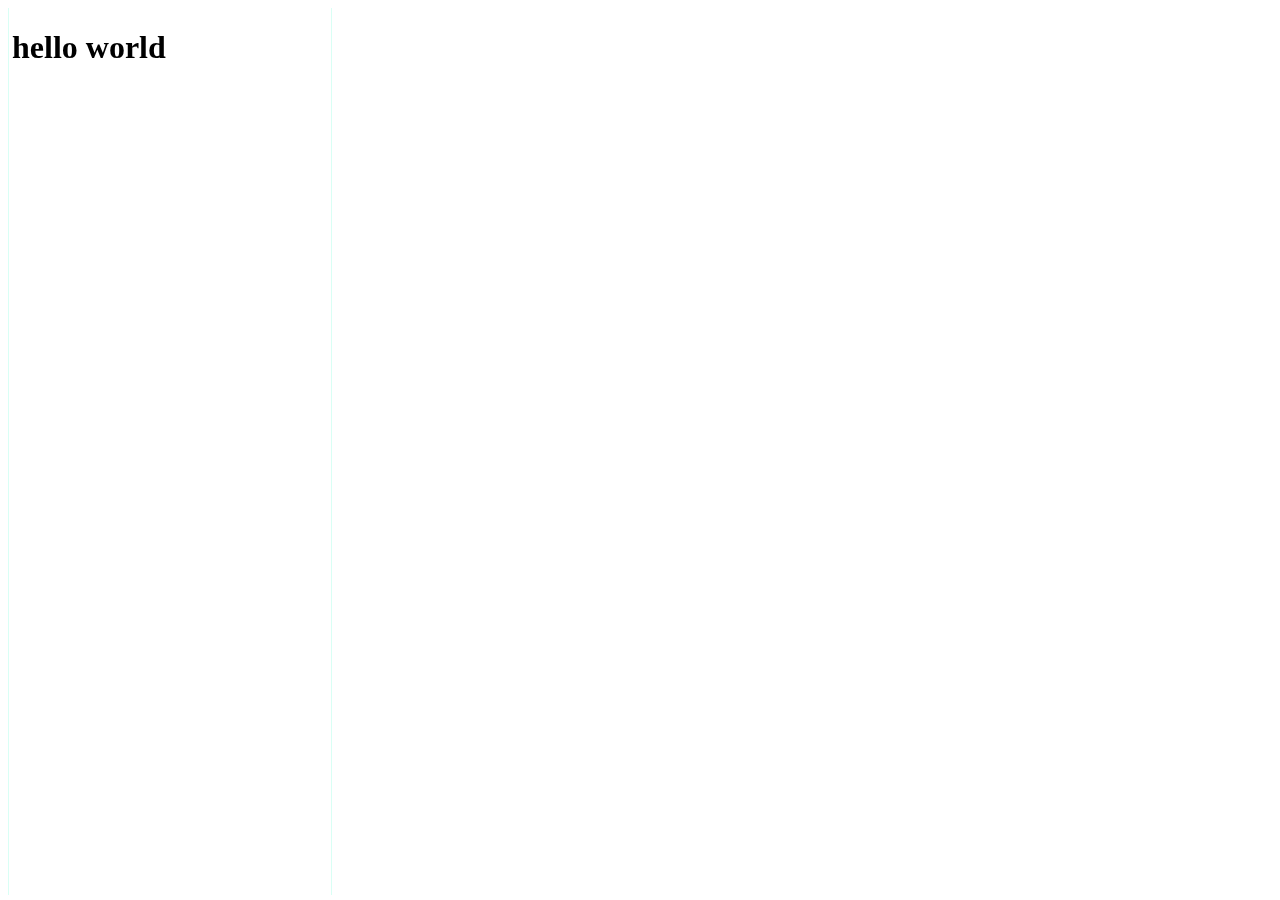
<file: 00.index.html>
<!DOCTYPE html>
<html lang="en">
  <head>
    <meta charset="UTF-8" />
    <meta name="viewport" content="width=device-width, initial-scale=1.0" />
    <link rel="stylesheet" href="style.css" />
    <title>Document</title>
  </head>
  <body>
    <h1>hello world</h1>
    <script src="014.Массивы2(сплит и т.д.).js"></script>
  </body>
</html>
</file>
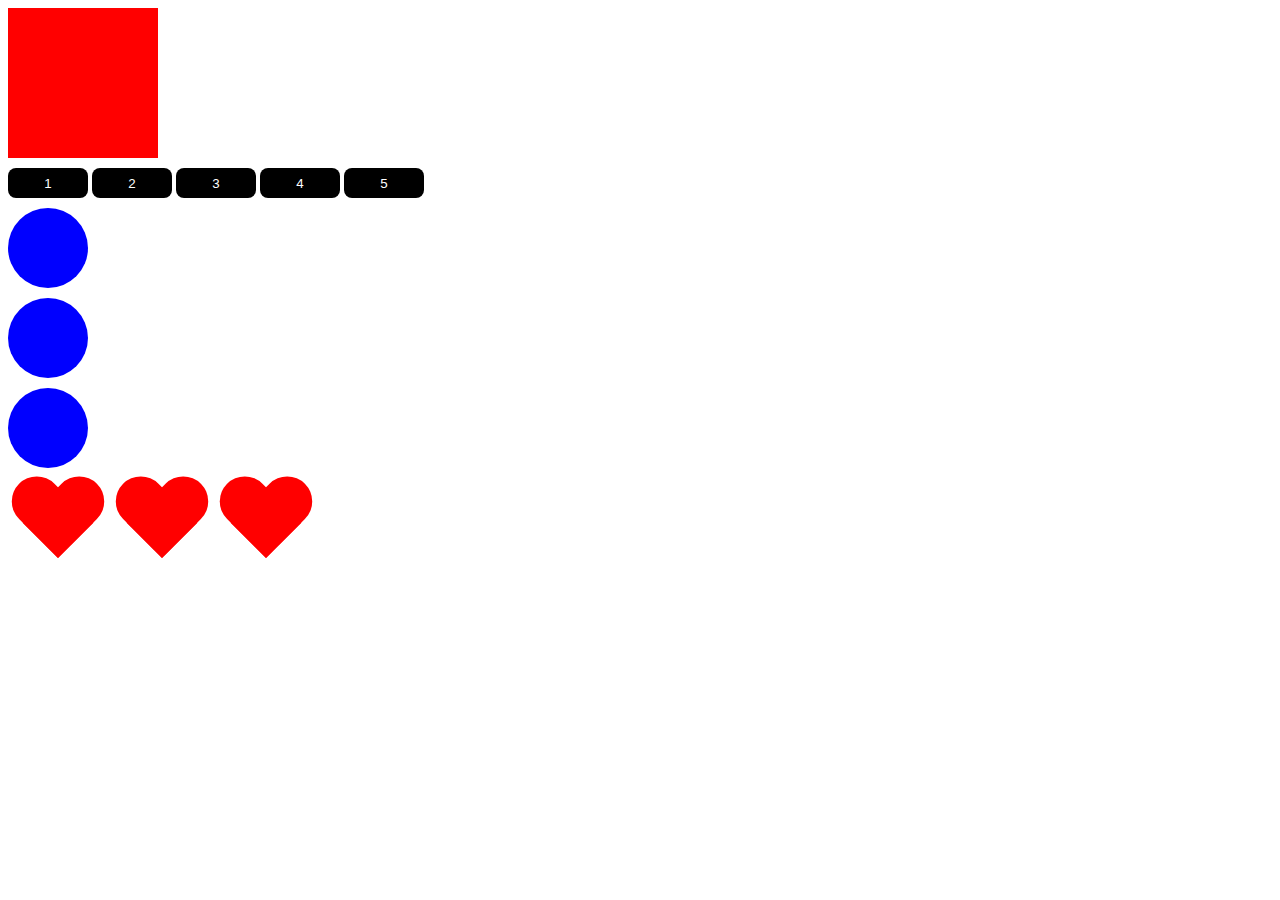
<file: 021.index.html>
<!DOCTYPE html>
<html lang="ru">
  <head>
    <meta charset="utf-8" />
    <meta http-equiv="X-UA-Compatible" content="IE=edge" />
    <title>JavaScript</title>
    <link rel="stylesheet" href="021.style.css" />
  </head>
  <body>
    <div class="box" id="box"></div>
    <button>1</button>
    <button>2</button>
    <button>3</button>
    <button>4</button>
    <button>5</button>

    <div class="circle"></div>
    <div class="circle"></div>
    <div class="circle"></div>

    <div class="wrapper">
      <div class="heart"></div>
      <div class="heart"></div>
      <div class="heart"></div>
    </div>

    <script src="022.Действия с элементами на странице.js"></script>
  </body>
</html>
</file>
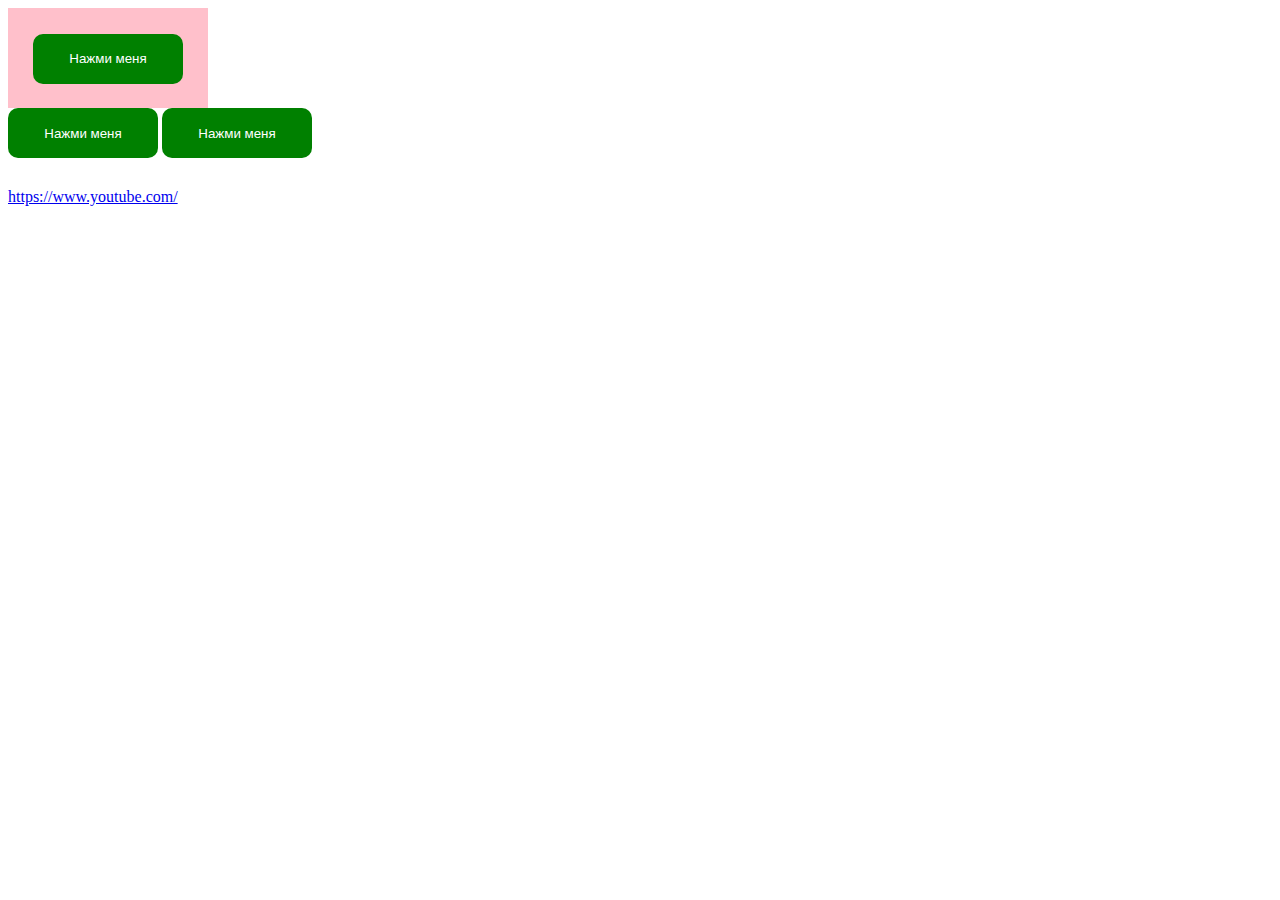
<file: 024.index.html>
<!DOCTYPE html>
<html lang="ru">
  <head>
    <meta charset="utf-8" />
    <meta http-equiv="X-UA-Compatible" content="IE=edge" />
    <title>JavaScript</title>
    <link rel="stylesheet" href="024.style.css" />
  </head>
  <body>
    <div class="overlay">
      <button id="btn">Нажми меня</button>
    </div>
    <button>Нажми меня</button>
    <button>Нажми меня</button>

    <a href="https://www.youtube.com/">https://www.youtube.com/</a>

    <script src="024.События и их обработка.js"></script>
  </body>
</html>
</file>
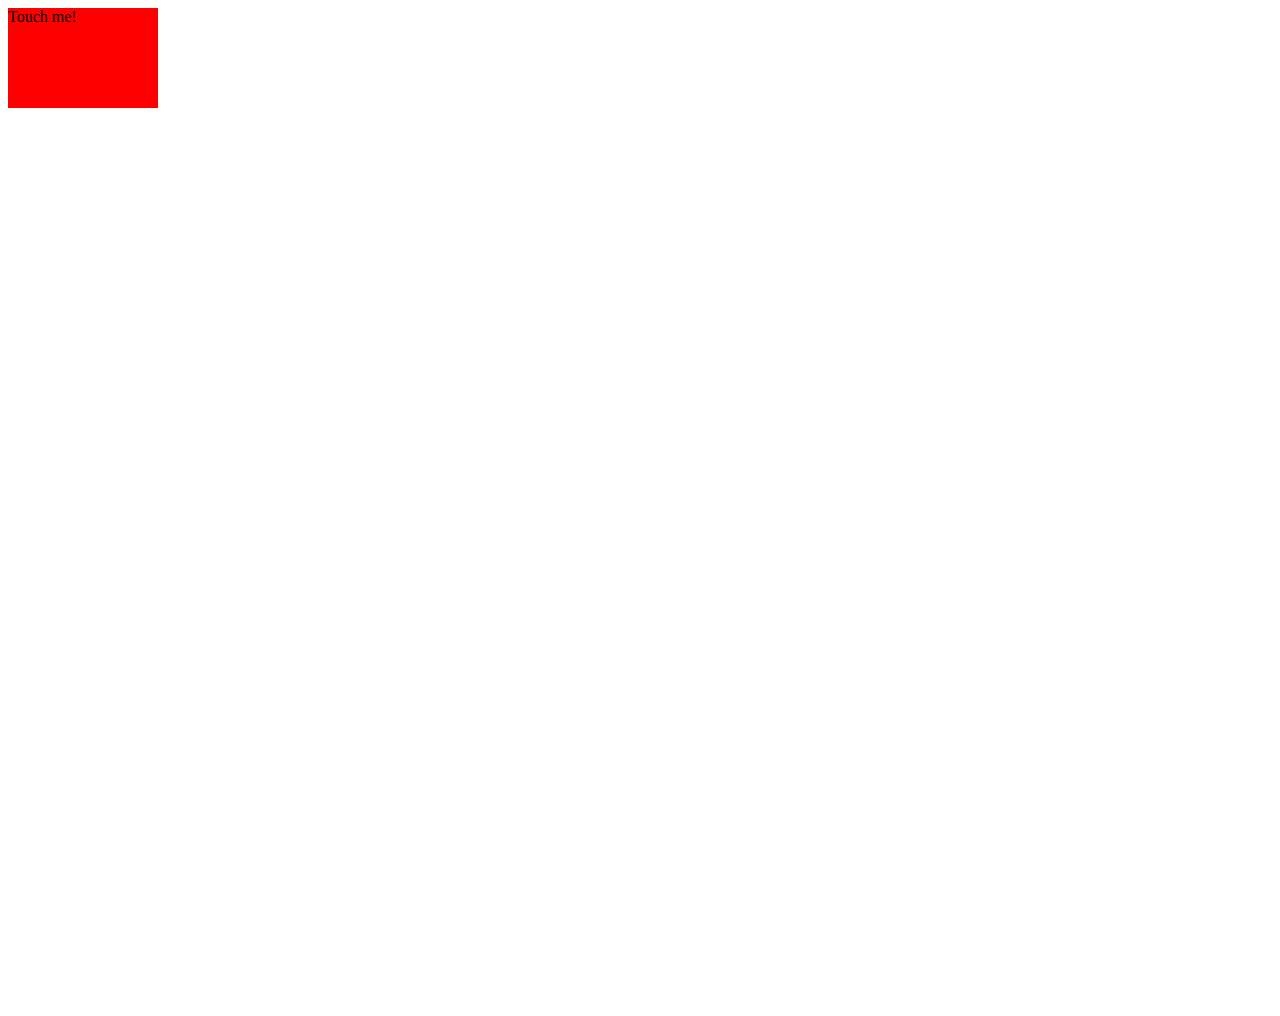
<file: 027.index.html>
<!DOCTYPE html>
<html lang="en">
  <head>
    <meta charset="UTF-8" />
    <meta
      name="viewport"
      content="width=device-width, initial-scale=1, shrink-to-fit=no"
    />
    <title>Document</title>
    <style>
      body {
        height: 1000px;
      }
      .box {
        width: 150px;
        height: 100px;
        background-color: red;
      }
    </style>
  </head>
  <body>
    <div class="box">Touch me!</div>

    <script src="027.События на мобильных устройствах.js"></script>
  </body>
</html>
</file>
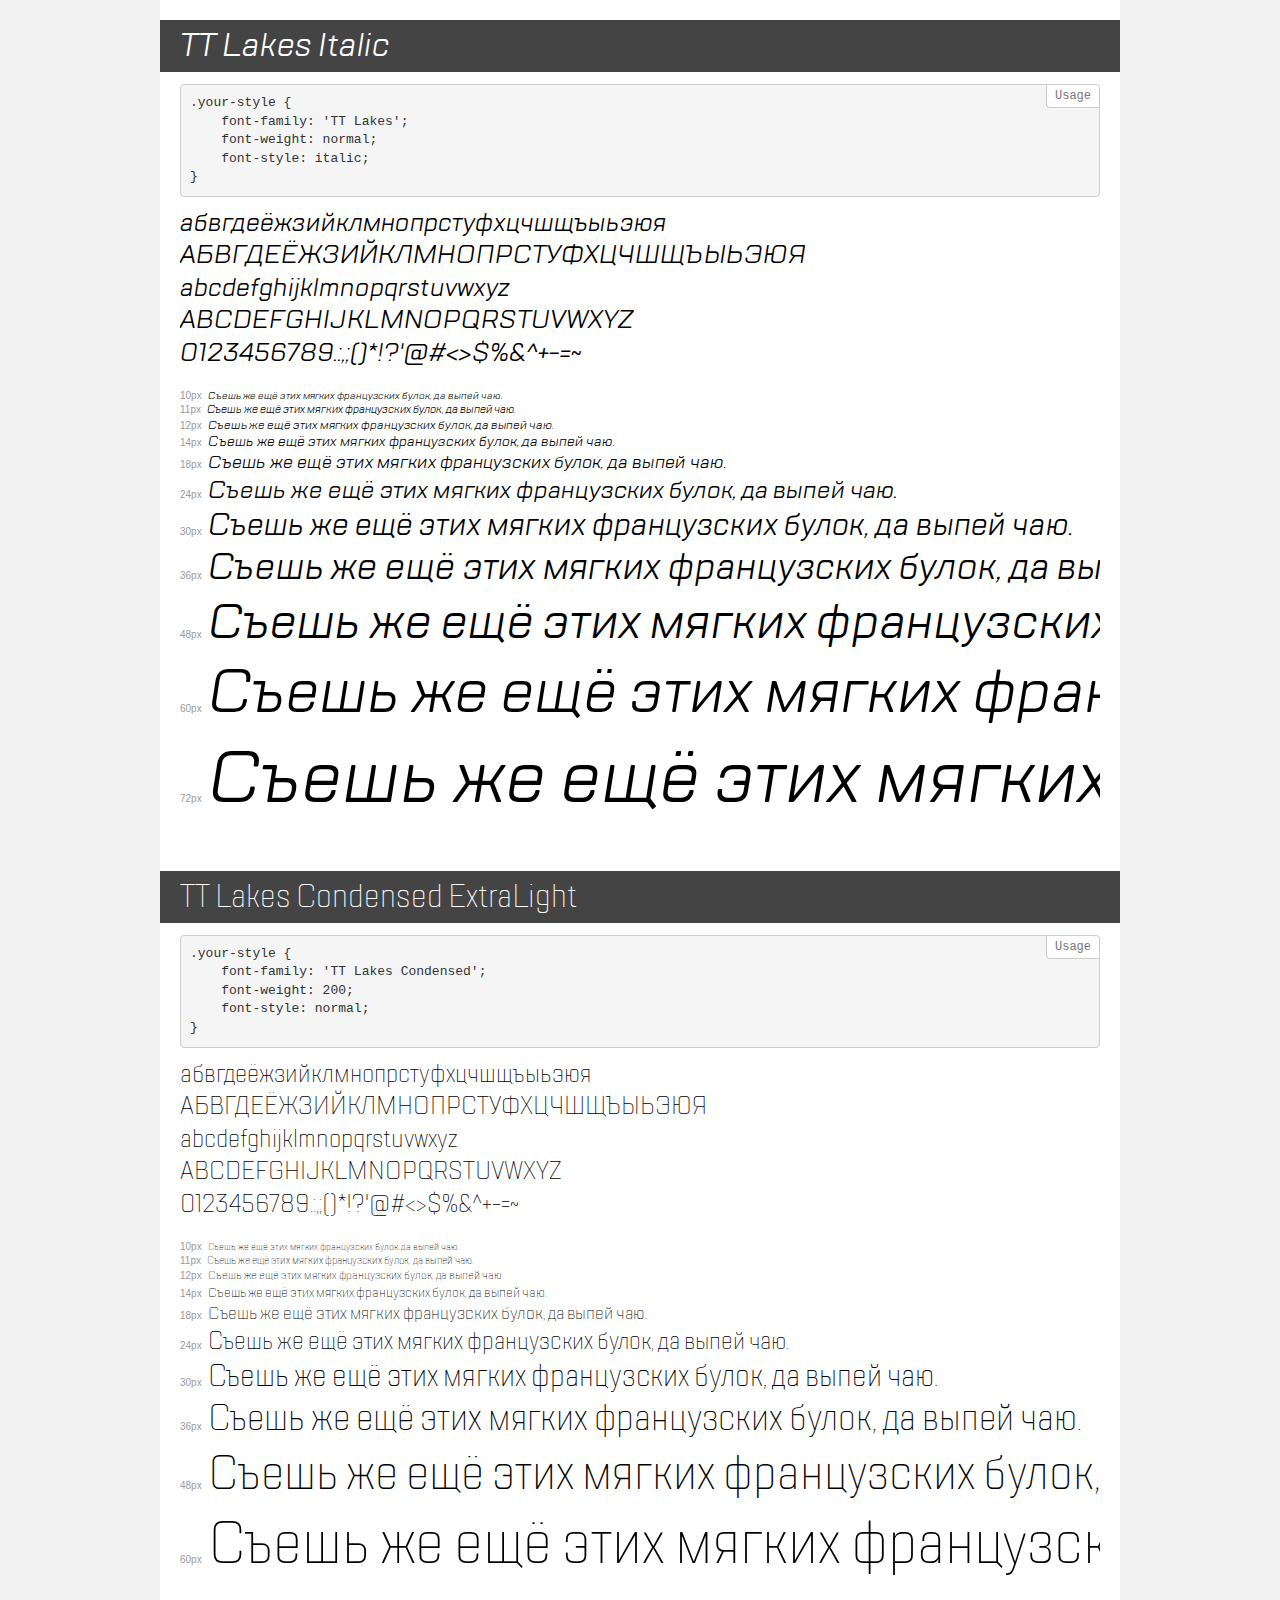
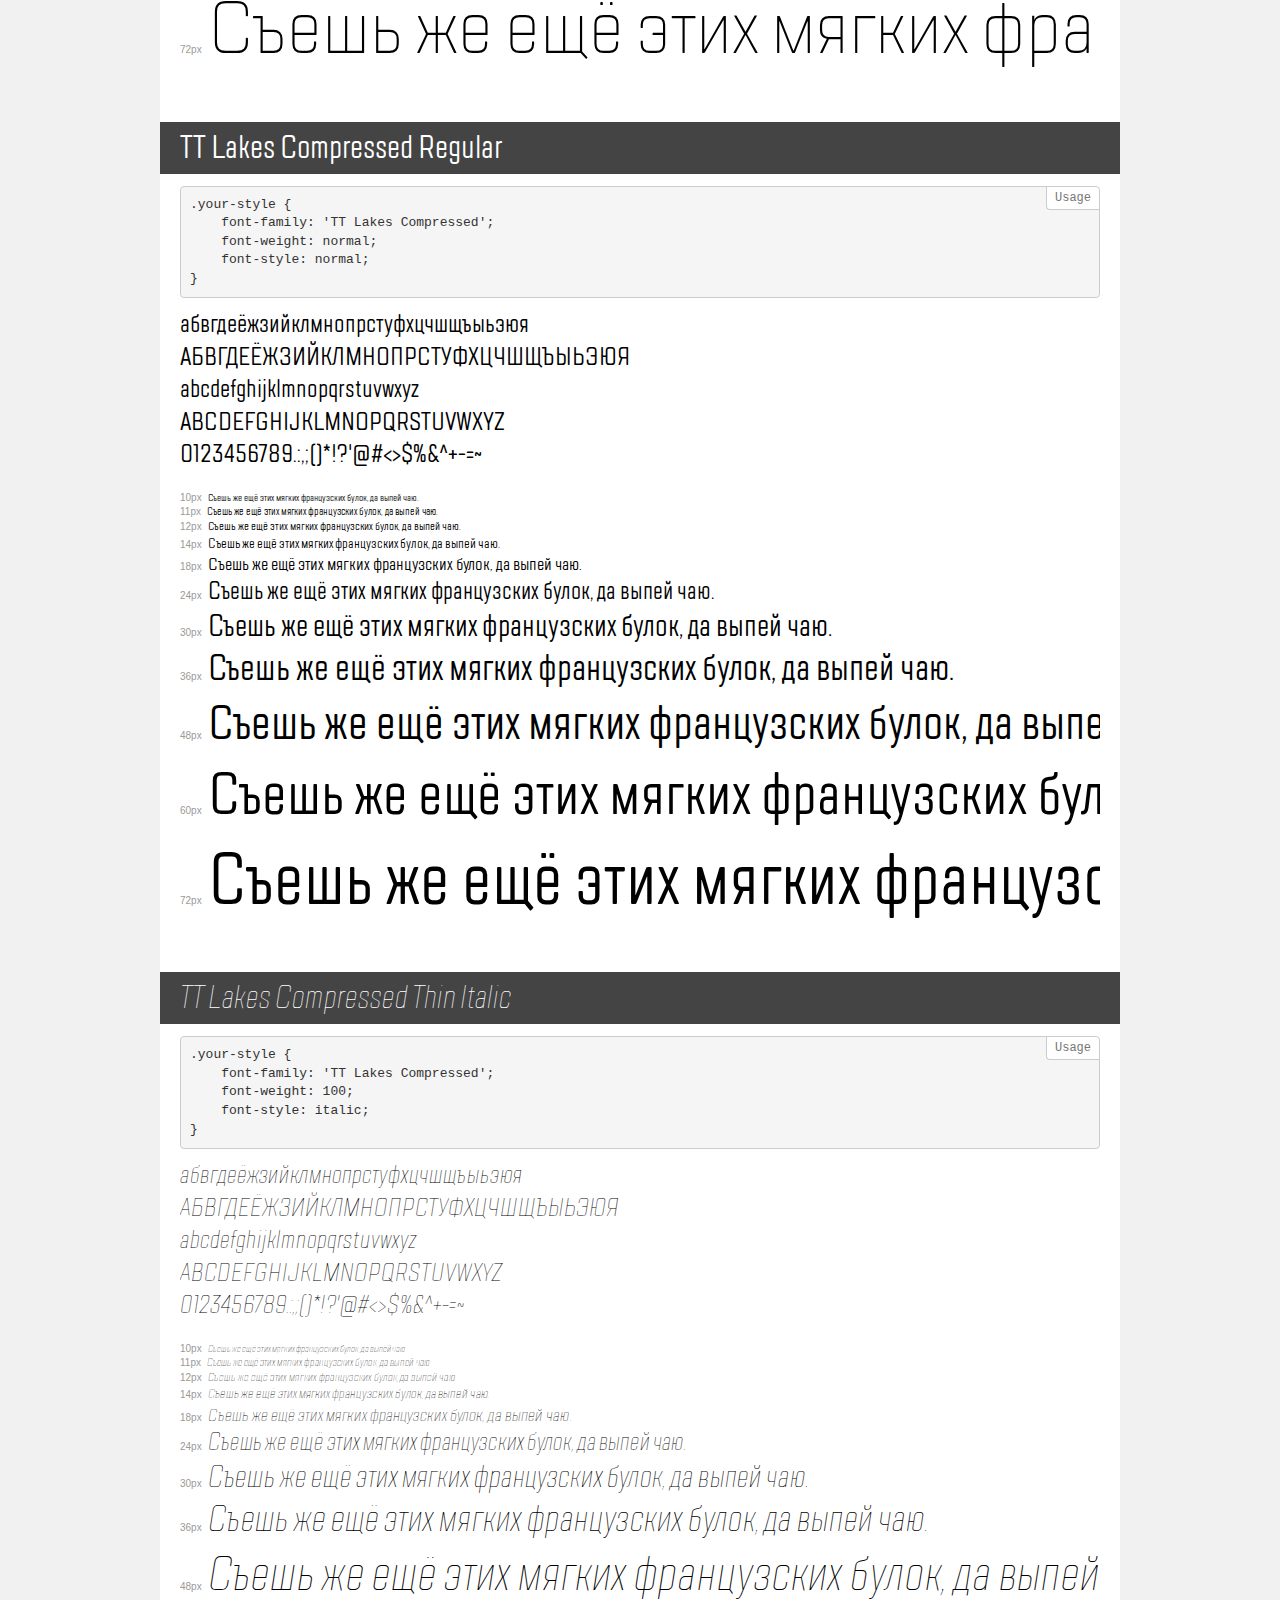
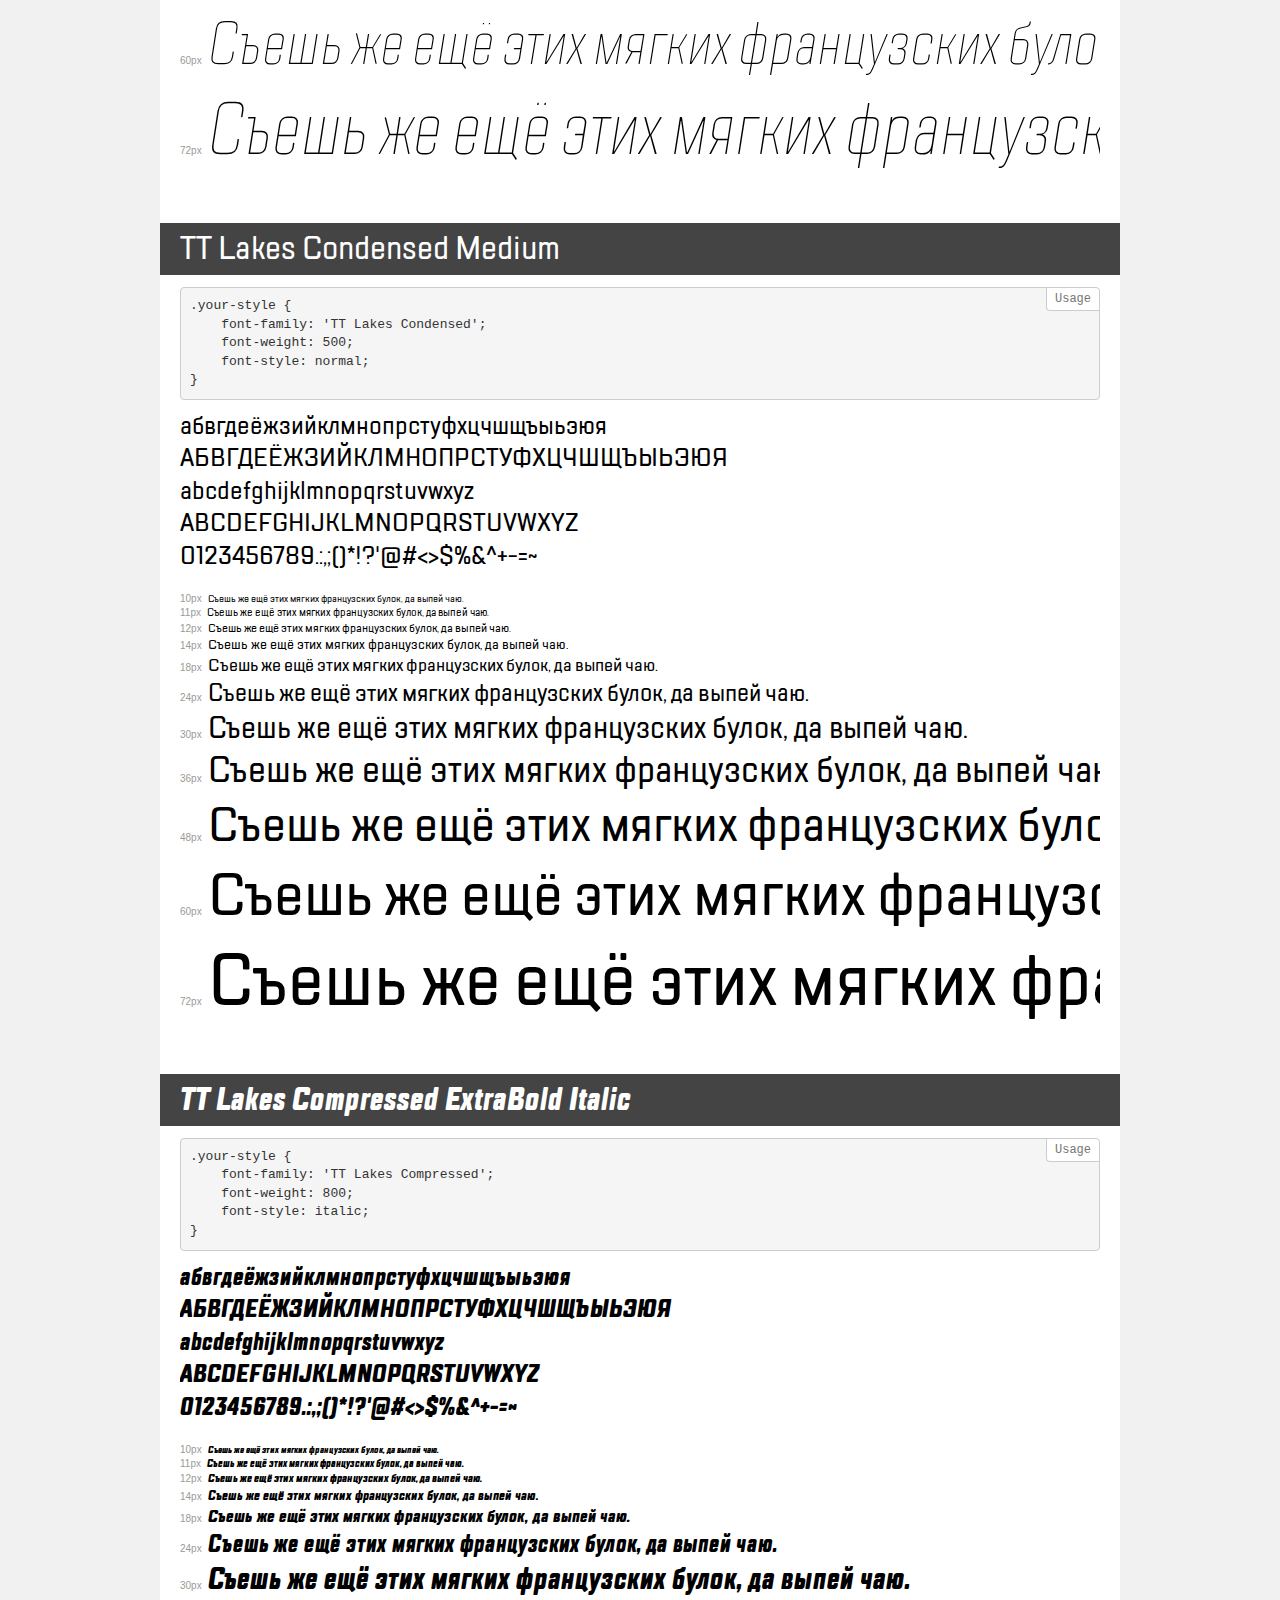
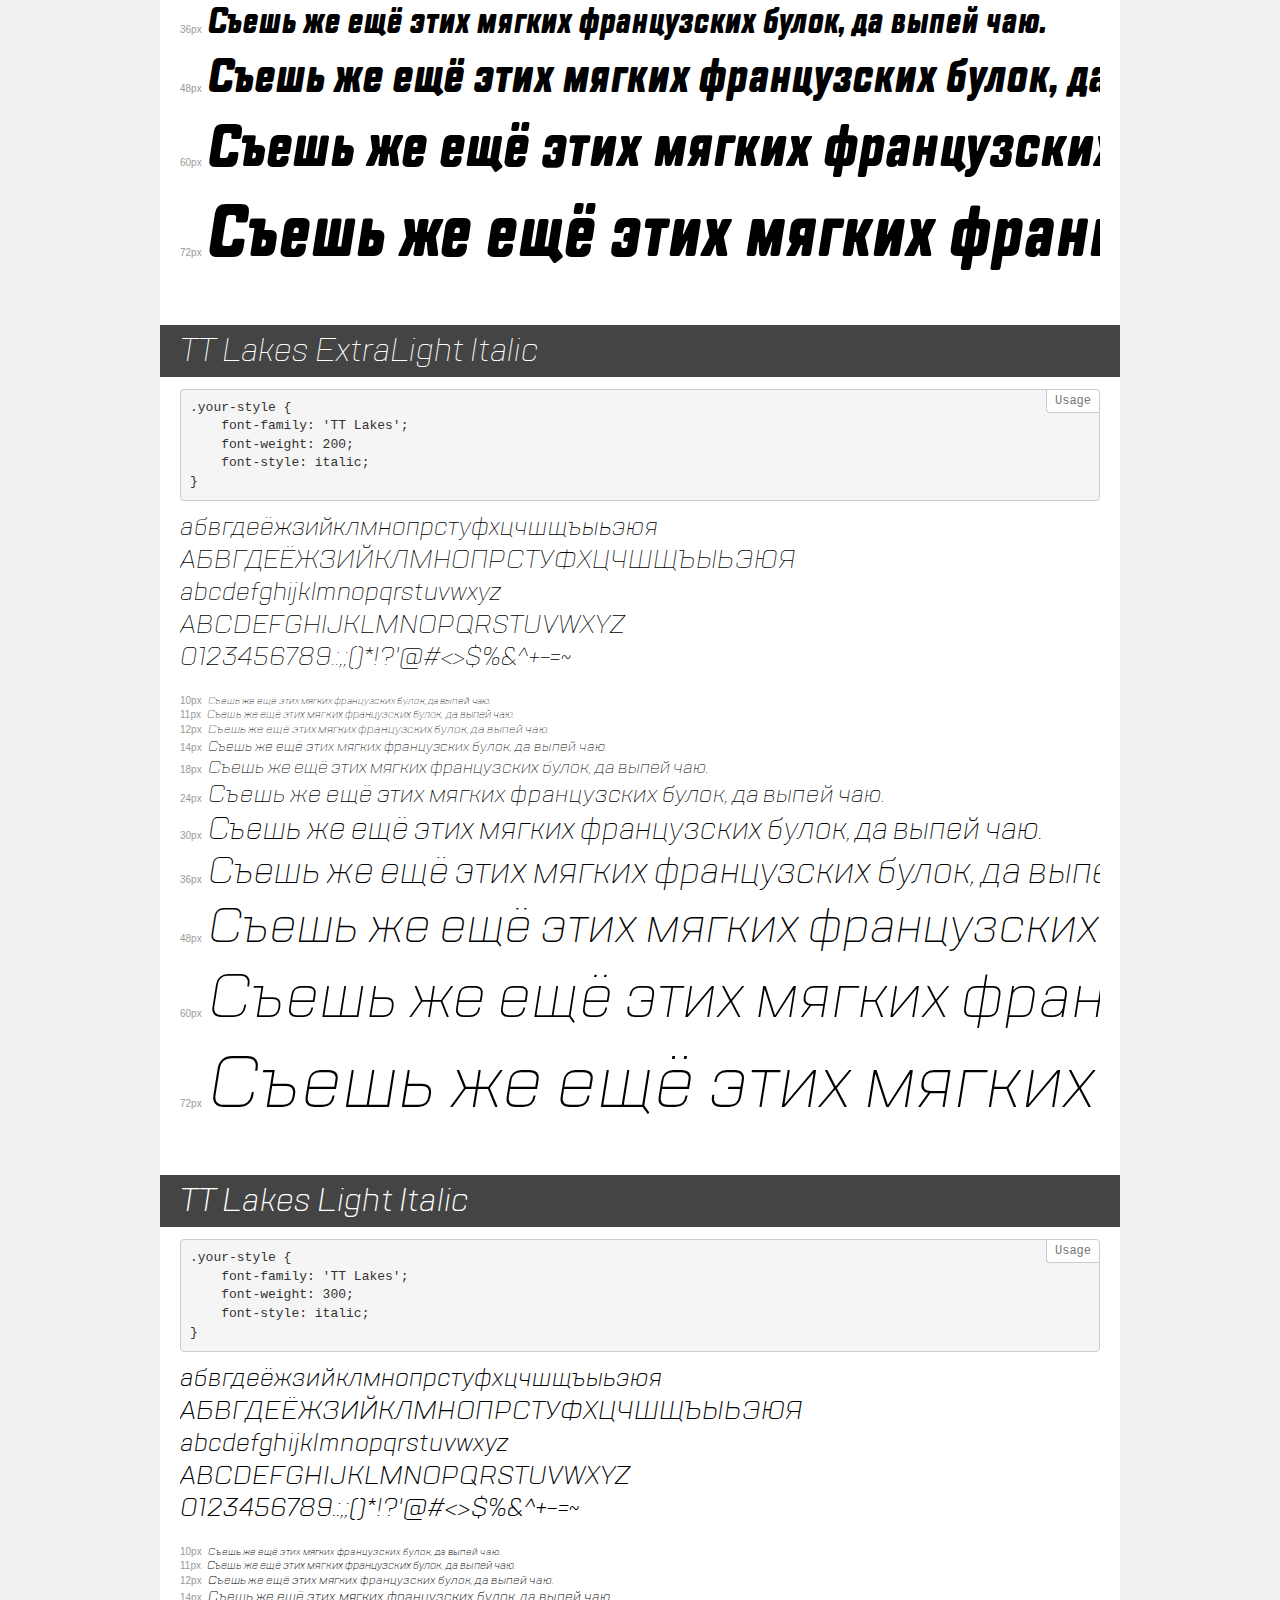
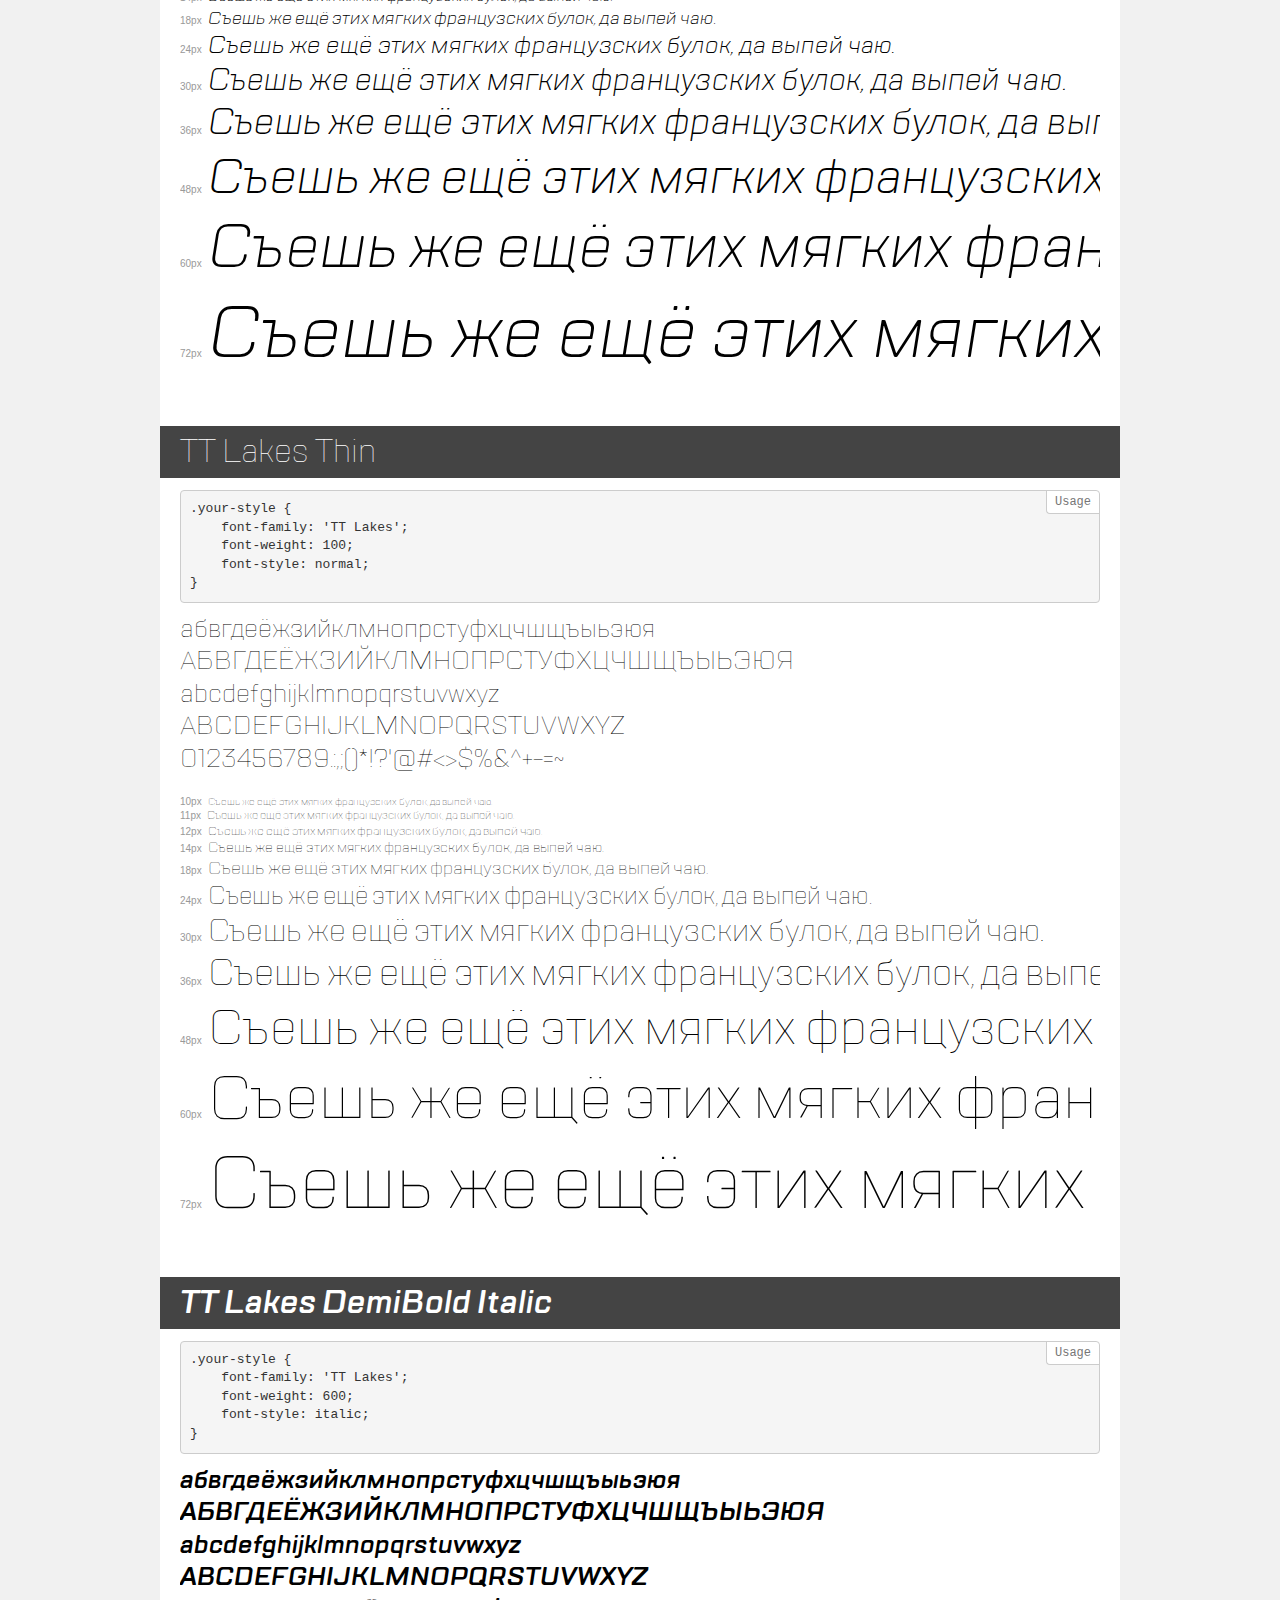
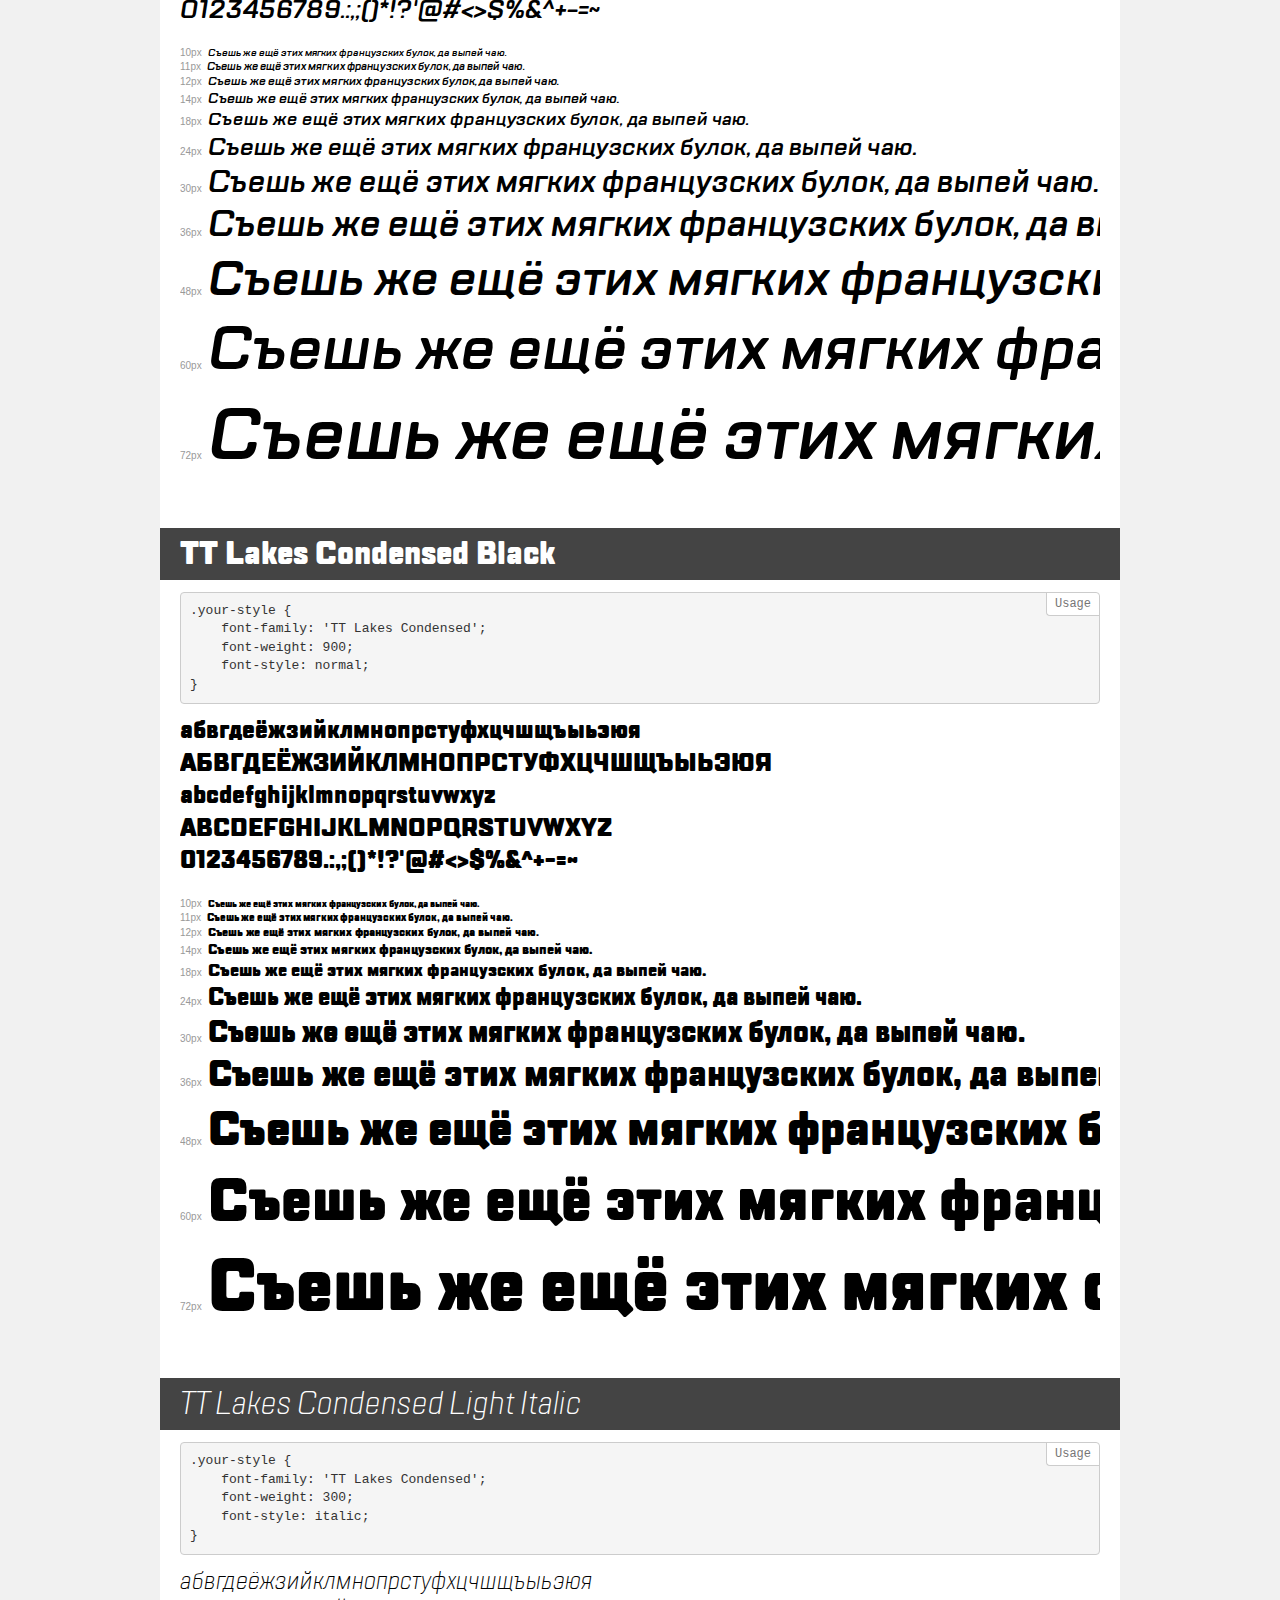
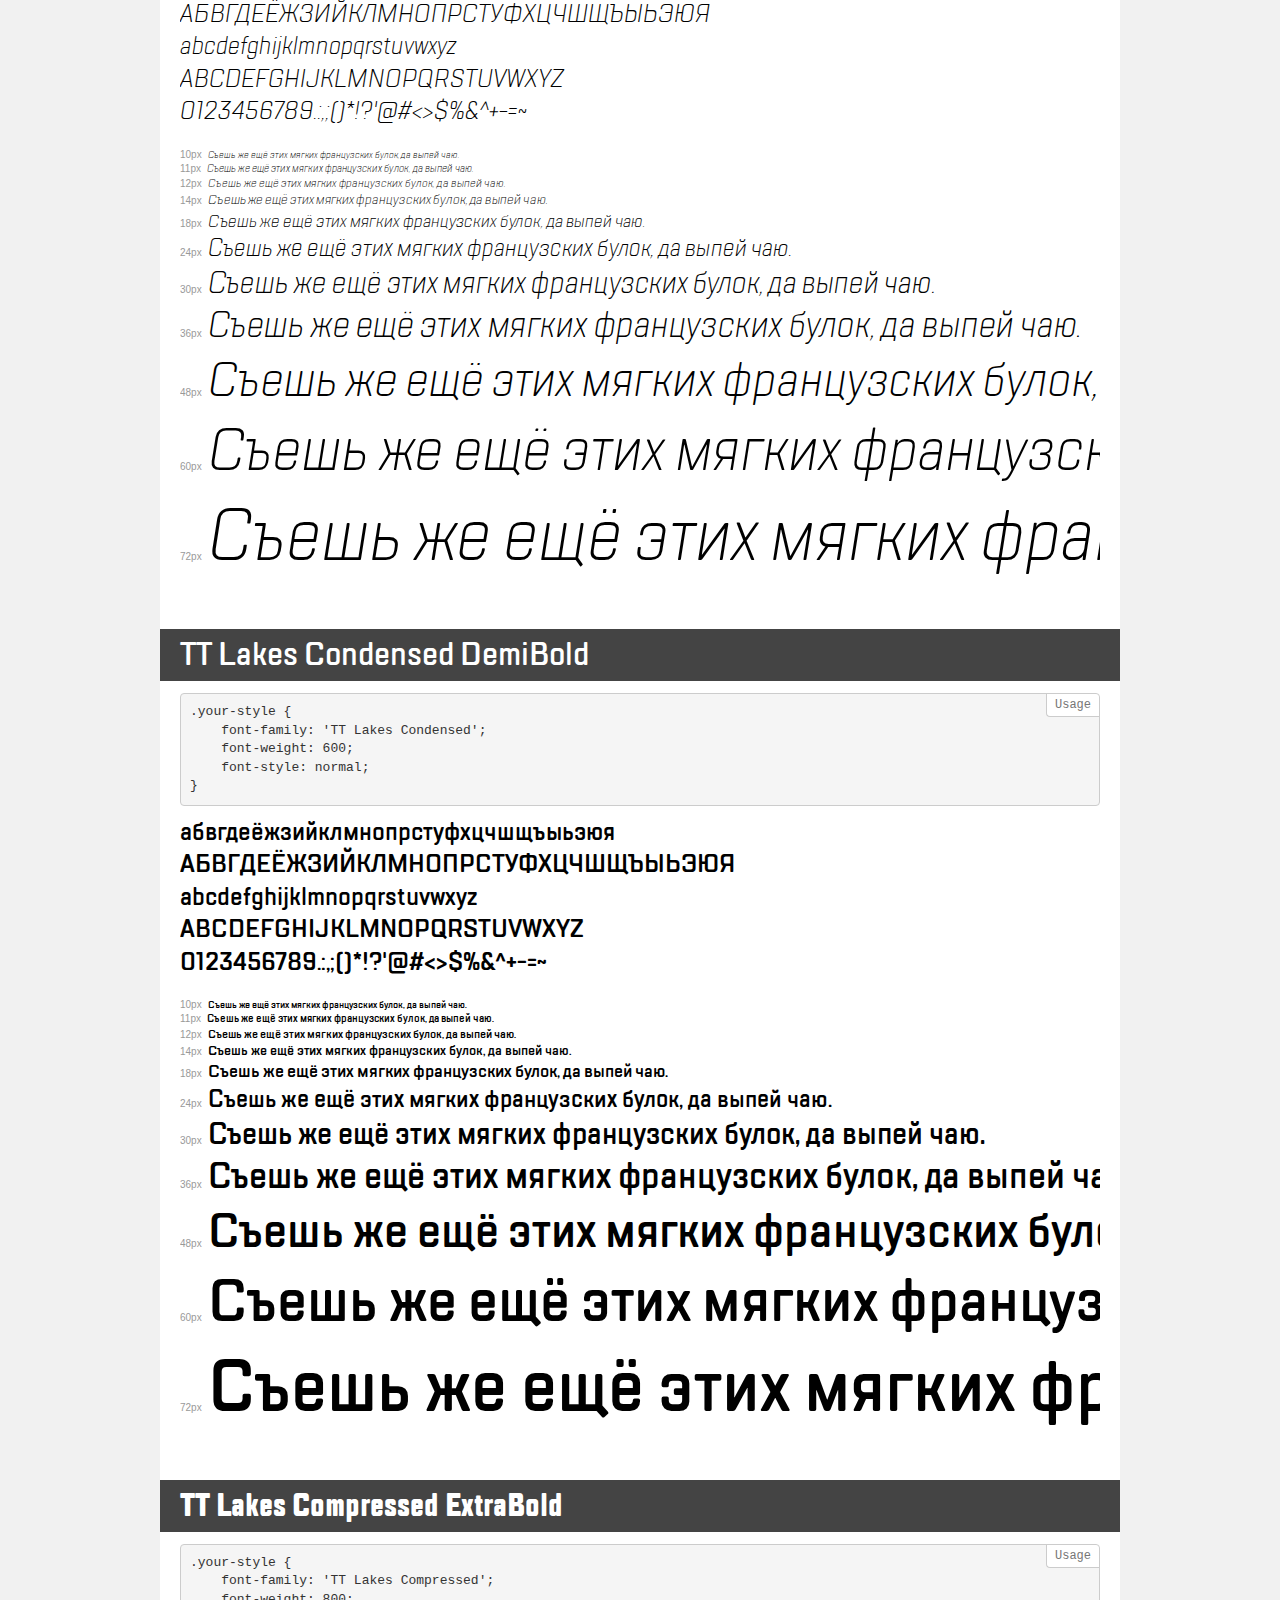
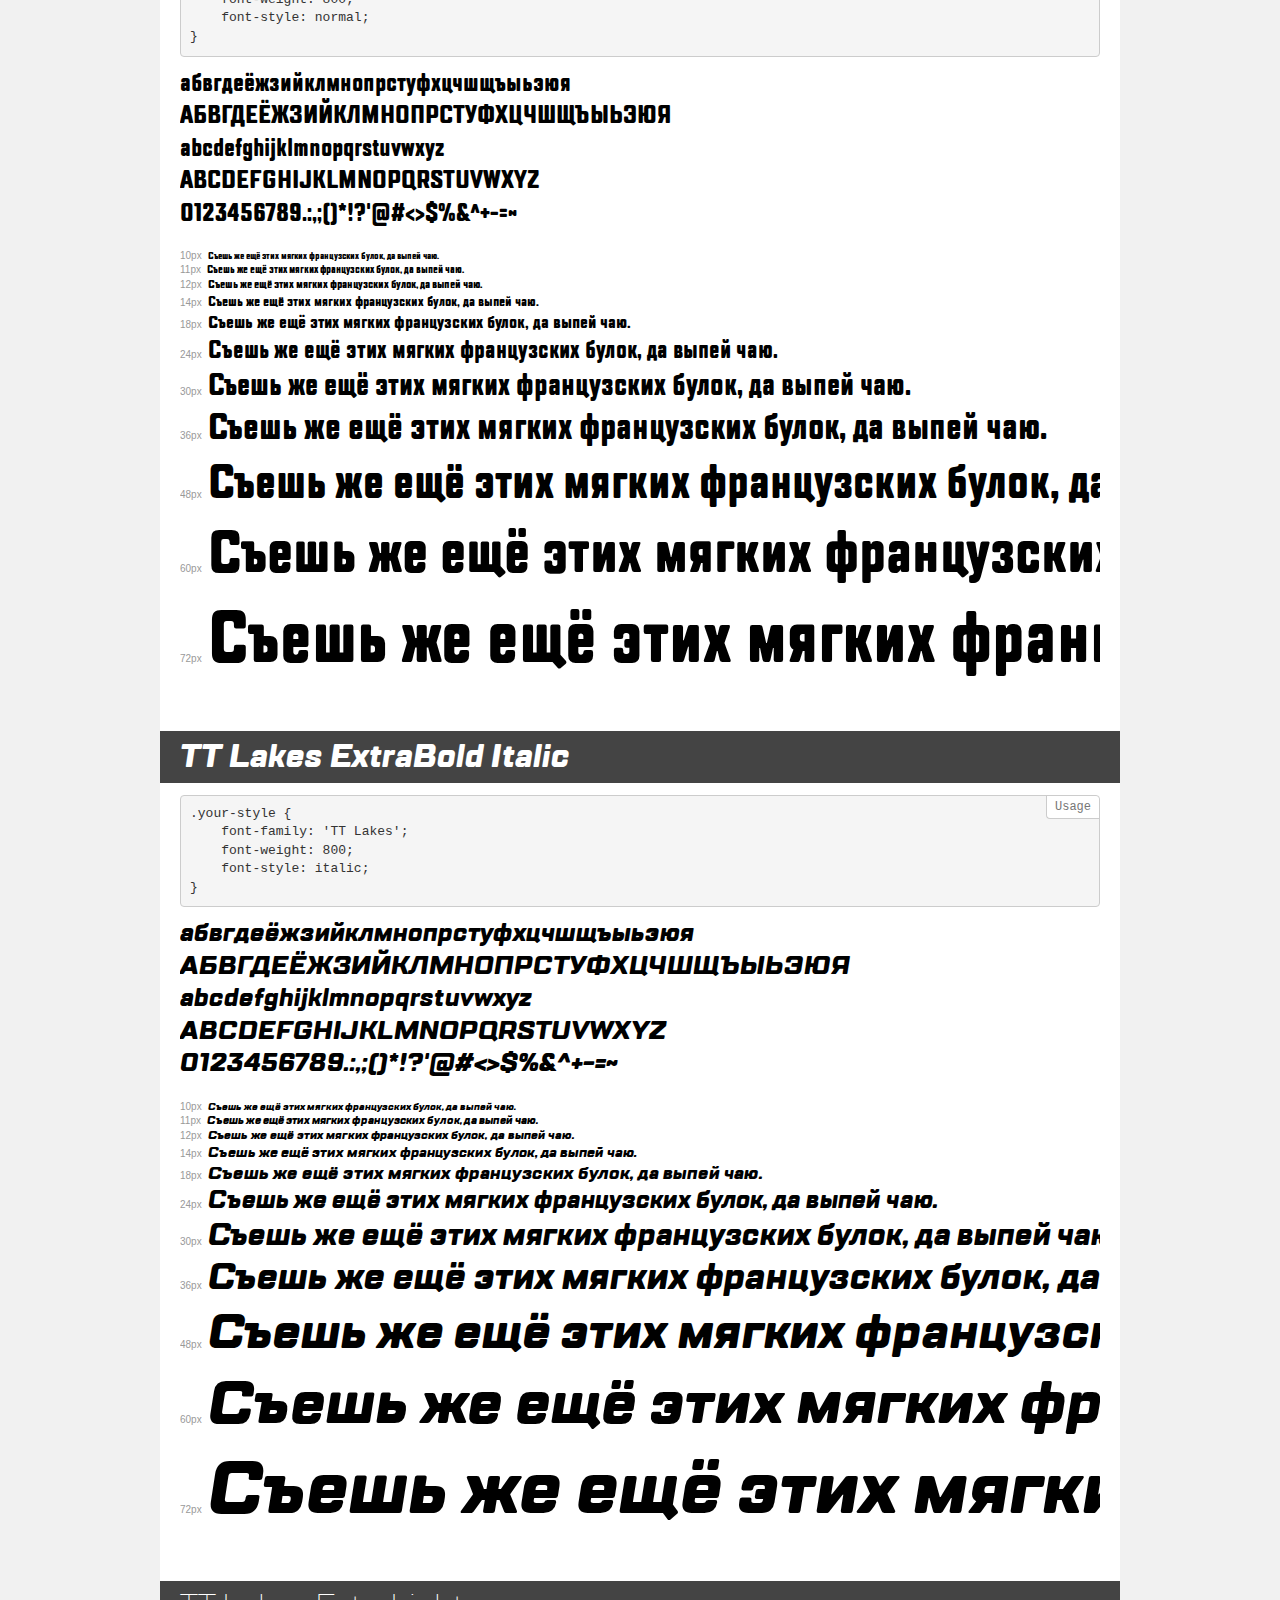
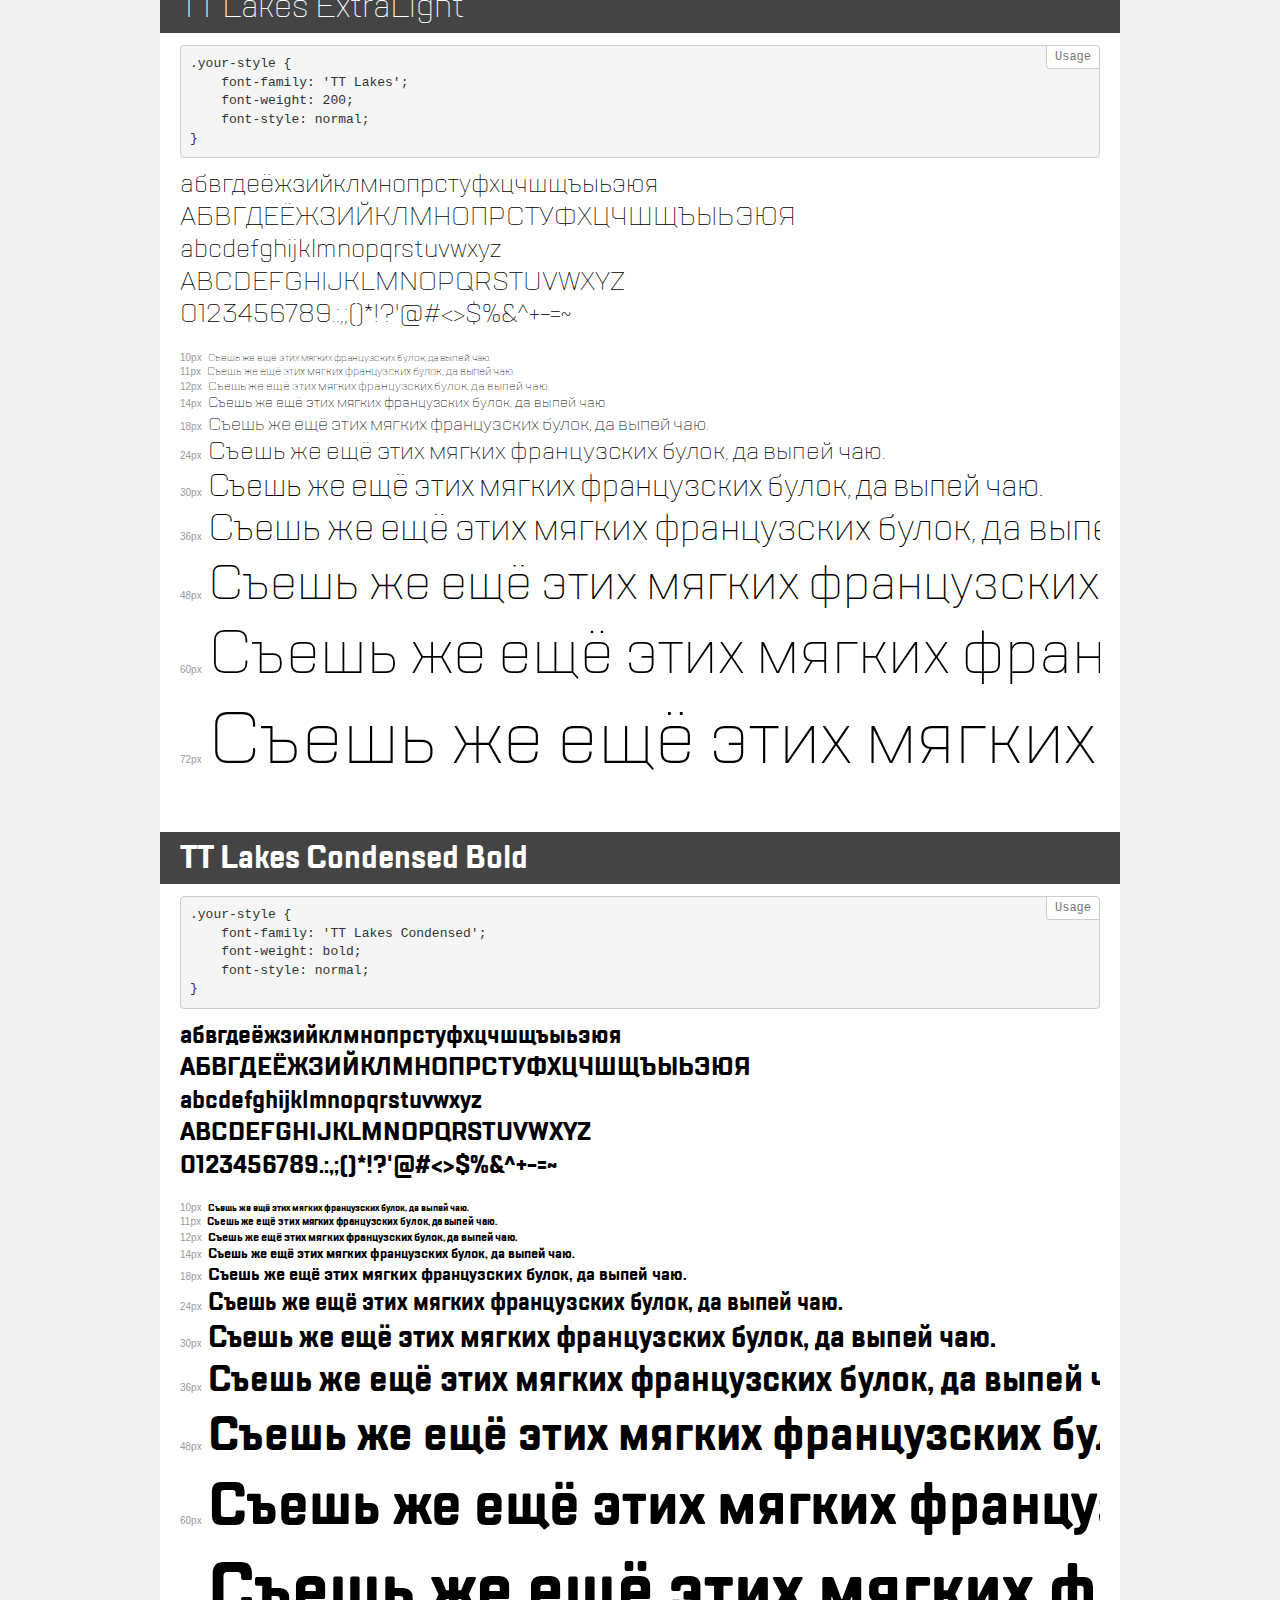
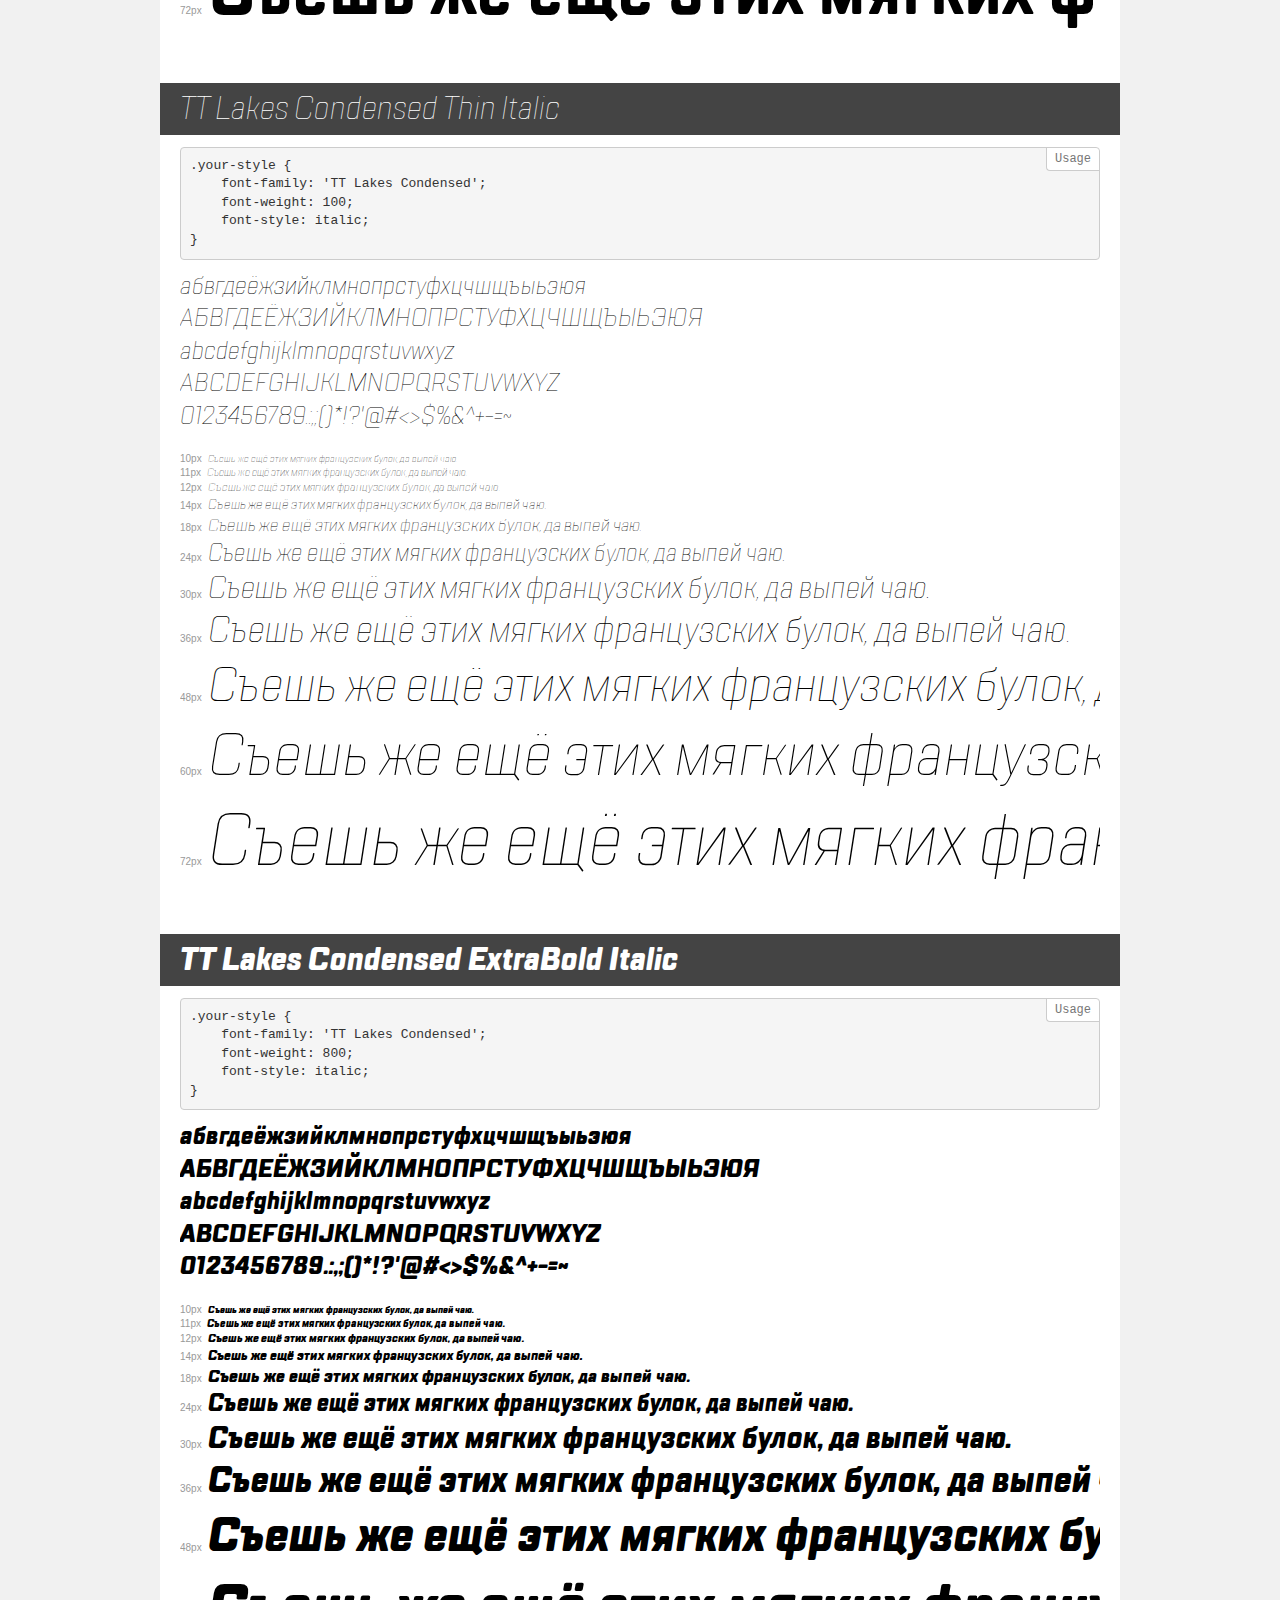
<file: TTLakes/demo.html>
<!DOCTYPE html>
<html>
<head>
    <meta charset="utf-8">
    <meta http-equiv="X-UA-Compatible" content="IE=edge">
    <meta name="viewport" content="width=device-width, initial-scale=1">
    <meta name="robots" content="noindex, noarchive">
    <meta name="format-detection" content="telephone=no">
    <title>Transfonter demo</title>
    <link href="stylesheet.css" rel="stylesheet">
    <style>
        /*
        http://meyerweb.com/eric/tools/css/reset/
        v2.0 | 20110126
        License: none (public domain)
        */
        html, body, div, span, applet, object, iframe,
        h1, h2, h3, h4, h5, h6, p, blockquote, pre,
        a, abbr, acronym, address, big, cite, code,
        del, dfn, em, img, ins, kbd, q, s, samp,
        small, strike, strong, sub, sup, tt, var,
        b, u, i, center,
        dl, dt, dd, ol, ul, li,
        fieldset, form, label, legend,
        table, caption, tbody, tfoot, thead, tr, th, td,
        article, aside, canvas, details, embed,
        figure, figcaption, footer, header, hgroup,
        menu, nav, output, ruby, section, summary,
        time, mark, audio, video {
            margin: 0;
            padding: 0;
            border: 0;
            font-size: 100%;
            font: inherit;
            vertical-align: baseline;
        }
        /* HTML5 display-role reset for older browsers */
        article, aside, details, figcaption, figure,
        footer, header, hgroup, menu, nav, section {
            display: block;
        }
        body {
            line-height: 1;
        }
        ol, ul {
            list-style: none;
        }
        blockquote, q {
            quotes: none;
        }
        blockquote:before, blockquote:after,
        q:before, q:after {
            content: '';
            content: none;
        }
        table {
            border-collapse: collapse;
            border-spacing: 0;
        }
        /* common styles */
        body {
            background: #f1f1f1;
            color: #000;
        }
        .page {
            background: #fff;
            width: 920px;
            margin: 0 auto;
            padding: 20px 20px 0 20px;
            overflow: hidden;
        }
        .font-container {
            overflow-x: auto;
            overflow-y: hidden;
            margin-bottom: 40px;
            line-height: 1.3;
            white-space: nowrap;
            padding-bottom: 5px;
        }
        h1 {
            position: relative;
            background: #444;
            font-size: 32px;
            color: #fff;
            padding: 10px 20px;
            margin: 0 -20px 12px -20px;
        }
        .letters {
            font-size: 25px;
            margin-bottom: 20px;
        }
        .s10:before {
            content: '10px';
        }
        .s11:before {
            content: '11px';
        }
        .s12:before {
            content: '12px';
        }
        .s14:before {
            content: '14px';
        }
        .s18:before {
            content: '18px';
        }
        .s24:before {
            content: '24px';
        }
        .s30:before {
            content: '30px';
        }
        .s36:before {
            content: '36px';
        }
        .s48:before {
            content: '48px';
        }
        .s60:before {
            content: '60px';
        }
        .s72:before {
            content: '72px';
        }
        .s10:before, .s11:before, .s12:before, .s14:before,
        .s18:before, .s24:before, .s30:before, .s36:before,
        .s48:before, .s60:before, .s72:before {
            font-family: Arial, sans-serif;
            font-size: 10px;
            font-weight: normal;
            font-style: normal;
            color: #999;
            padding-right: 6px;
        }
        pre {
            display: block;
            position: relative;
            padding: 9px;
            margin: 0 0 10px;
            font-family: Monaco, Menlo, Consolas, "Courier New", monospace !important;
            font-size: 13px;
            line-height: 1.428571429;
            color: #333;
            font-weight: normal !important;
            font-style: normal !important;
            background-color: #f5f5f5;
            border: 1px solid #ccc;
            overflow-x: auto;
            border-radius: 4px;
        }
        pre:after {
            display: block;
            position: absolute;
            right: 0;
            top: 0;
            content: 'Usage';
            line-height: 1;
            padding: 5px 8px;
            font-size: 12px;
            color: #767676;
            background-color: #fff;
            border: 1px solid #ccc;
            border-right: none;
            border-top: none;
            border-radius: 0 4px 0 4px;
            z-index: 10;
        }
        /* responsive */
        @media (max-width: 959px) {
            .page {
                width: auto;
                margin: 0;
            }
        }
    </style>
</head>
<body>
<div class="page">
    <div class="demo" style="font-family: 'TT Lakes'; font-weight: normal; font-style: italic;">
        <h1>TT Lakes Italic</h1>
        <pre>.your-style {
    font-family: 'TT Lakes';
    font-weight: normal;
    font-style: italic;
}</pre>
        <div class="font-container">
            <p class="letters">
                абвгдеёжзийклмнопрстуфхцчшщъыьэюя<br>
АБВГДЕЁЖЗИЙКЛМНОПРСТУФХЦЧШЩЪЫЬЭЮЯ<br>
abcdefghijklmnopqrstuvwxyz<br>
ABCDEFGHIJKLMNOPQRSTUVWXYZ<br>
                0123456789.:,;()*!?'@#<>$%&^+-=~
            </p>
            <p class="s10" style="font-size: 10px;">Съешь же ещё этих мягких французских булок, да выпей чаю.</p>
            <p class="s11" style="font-size: 11px;">Съешь же ещё этих мягких французских булок, да выпей чаю.</p>
            <p class="s12" style="font-size: 12px;">Съешь же ещё этих мягких французских булок, да выпей чаю.</p>
            <p class="s14" style="font-size: 14px;">Съешь же ещё этих мягких французских булок, да выпей чаю.</p>
            <p class="s18" style="font-size: 18px;">Съешь же ещё этих мягких французских булок, да выпей чаю.</p>
            <p class="s24" style="font-size: 24px;">Съешь же ещё этих мягких французских булок, да выпей чаю.</p>
            <p class="s30" style="font-size: 30px;">Съешь же ещё этих мягких французских булок, да выпей чаю.</p>
            <p class="s36" style="font-size: 36px;">Съешь же ещё этих мягких французских булок, да выпей чаю.</p>
            <p class="s48" style="font-size: 48px;">Съешь же ещё этих мягких французских булок, да выпей чаю.</p>
            <p class="s60" style="font-size: 60px;">Съешь же ещё этих мягких французских булок, да выпей чаю.</p>
            <p class="s72" style="font-size: 72px;">Съешь же ещё этих мягких французских булок, да выпей чаю.</p>
        </div>
    </div>
    <div class="demo" style="font-family: 'TT Lakes Condensed'; font-weight: 200; font-style: normal;">
        <h1>TT Lakes Condensed ExtraLight</h1>
        <pre>.your-style {
    font-family: 'TT Lakes Condensed';
    font-weight: 200;
    font-style: normal;
}</pre>
        <div class="font-container">
            <p class="letters">
                абвгдеёжзийклмнопрстуфхцчшщъыьэюя<br>
АБВГДЕЁЖЗИЙКЛМНОПРСТУФХЦЧШЩЪЫЬЭЮЯ<br>
abcdefghijklmnopqrstuvwxyz<br>
ABCDEFGHIJKLMNOPQRSTUVWXYZ<br>
                0123456789.:,;()*!?'@#<>$%&^+-=~
            </p>
            <p class="s10" style="font-size: 10px;">Съешь же ещё этих мягких французских булок, да выпей чаю.</p>
            <p class="s11" style="font-size: 11px;">Съешь же ещё этих мягких французских булок, да выпей чаю.</p>
            <p class="s12" style="font-size: 12px;">Съешь же ещё этих мягких французских булок, да выпей чаю.</p>
            <p class="s14" style="font-size: 14px;">Съешь же ещё этих мягких французских булок, да выпей чаю.</p>
            <p class="s18" style="font-size: 18px;">Съешь же ещё этих мягких французских булок, да выпей чаю.</p>
            <p class="s24" style="font-size: 24px;">Съешь же ещё этих мягких французских булок, да выпей чаю.</p>
            <p class="s30" style="font-size: 30px;">Съешь же ещё этих мягких французских булок, да выпей чаю.</p>
            <p class="s36" style="font-size: 36px;">Съешь же ещё этих мягких французских булок, да выпей чаю.</p>
            <p class="s48" style="font-size: 48px;">Съешь же ещё этих мягких французских булок, да выпей чаю.</p>
            <p class="s60" style="font-size: 60px;">Съешь же ещё этих мягких французских булок, да выпей чаю.</p>
            <p class="s72" style="font-size: 72px;">Съешь же ещё этих мягких французских булок, да выпей чаю.</p>
        </div>
    </div>
    <div class="demo" style="font-family: 'TT Lakes Compressed'; font-weight: normal; font-style: normal;">
        <h1>TT Lakes Compressed Regular</h1>
        <pre>.your-style {
    font-family: 'TT Lakes Compressed';
    font-weight: normal;
    font-style: normal;
}</pre>
        <div class="font-container">
            <p class="letters">
                абвгдеёжзийклмнопрстуфхцчшщъыьэюя<br>
АБВГДЕЁЖЗИЙКЛМНОПРСТУФХЦЧШЩЪЫЬЭЮЯ<br>
abcdefghijklmnopqrstuvwxyz<br>
ABCDEFGHIJKLMNOPQRSTUVWXYZ<br>
                0123456789.:,;()*!?'@#<>$%&^+-=~
            </p>
            <p class="s10" style="font-size: 10px;">Съешь же ещё этих мягких французских булок, да выпей чаю.</p>
            <p class="s11" style="font-size: 11px;">Съешь же ещё этих мягких французских булок, да выпей чаю.</p>
            <p class="s12" style="font-size: 12px;">Съешь же ещё этих мягких французских булок, да выпей чаю.</p>
            <p class="s14" style="font-size: 14px;">Съешь же ещё этих мягких французских булок, да выпей чаю.</p>
            <p class="s18" style="font-size: 18px;">Съешь же ещё этих мягких французских булок, да выпей чаю.</p>
            <p class="s24" style="font-size: 24px;">Съешь же ещё этих мягких французских булок, да выпей чаю.</p>
            <p class="s30" style="font-size: 30px;">Съешь же ещё этих мягких французских булок, да выпей чаю.</p>
            <p class="s36" style="font-size: 36px;">Съешь же ещё этих мягких французских булок, да выпей чаю.</p>
            <p class="s48" style="font-size: 48px;">Съешь же ещё этих мягких французских булок, да выпей чаю.</p>
            <p class="s60" style="font-size: 60px;">Съешь же ещё этих мягких французских булок, да выпей чаю.</p>
            <p class="s72" style="font-size: 72px;">Съешь же ещё этих мягких французских булок, да выпей чаю.</p>
        </div>
    </div>
    <div class="demo" style="font-family: 'TT Lakes Compressed'; font-weight: 100; font-style: italic;">
        <h1>TT Lakes Compressed Thin Italic</h1>
        <pre>.your-style {
    font-family: 'TT Lakes Compressed';
    font-weight: 100;
    font-style: italic;
}</pre>
        <div class="font-container">
            <p class="letters">
                абвгдеёжзийклмнопрстуфхцчшщъыьэюя<br>
АБВГДЕЁЖЗИЙКЛМНОПРСТУФХЦЧШЩЪЫЬЭЮЯ<br>
abcdefghijklmnopqrstuvwxyz<br>
ABCDEFGHIJKLMNOPQRSTUVWXYZ<br>
                0123456789.:,;()*!?'@#<>$%&^+-=~
            </p>
            <p class="s10" style="font-size: 10px;">Съешь же ещё этих мягких французских булок, да выпей чаю.</p>
            <p class="s11" style="font-size: 11px;">Съешь же ещё этих мягких французских булок, да выпей чаю.</p>
            <p class="s12" style="font-size: 12px;">Съешь же ещё этих мягких французских булок, да выпей чаю.</p>
            <p class="s14" style="font-size: 14px;">Съешь же ещё этих мягких французских булок, да выпей чаю.</p>
            <p class="s18" style="font-size: 18px;">Съешь же ещё этих мягких французских булок, да выпей чаю.</p>
            <p class="s24" style="font-size: 24px;">Съешь же ещё этих мягких французских булок, да выпей чаю.</p>
            <p class="s30" style="font-size: 30px;">Съешь же ещё этих мягких французских булок, да выпей чаю.</p>
            <p class="s36" style="font-size: 36px;">Съешь же ещё этих мягких французских булок, да выпей чаю.</p>
            <p class="s48" style="font-size: 48px;">Съешь же ещё этих мягких французских булок, да выпей чаю.</p>
            <p class="s60" style="font-size: 60px;">Съешь же ещё этих мягких французских булок, да выпей чаю.</p>
            <p class="s72" style="font-size: 72px;">Съешь же ещё этих мягких французских булок, да выпей чаю.</p>
        </div>
    </div>
    <div class="demo" style="font-family: 'TT Lakes Condensed'; font-weight: 500; font-style: normal;">
        <h1>TT Lakes Condensed Medium</h1>
        <pre>.your-style {
    font-family: 'TT Lakes Condensed';
    font-weight: 500;
    font-style: normal;
}</pre>
        <div class="font-container">
            <p class="letters">
                абвгдеёжзийклмнопрстуфхцчшщъыьэюя<br>
АБВГДЕЁЖЗИЙКЛМНОПРСТУФХЦЧШЩЪЫЬЭЮЯ<br>
abcdefghijklmnopqrstuvwxyz<br>
ABCDEFGHIJKLMNOPQRSTUVWXYZ<br>
                0123456789.:,;()*!?'@#<>$%&^+-=~
            </p>
            <p class="s10" style="font-size: 10px;">Съешь же ещё этих мягких французских булок, да выпей чаю.</p>
            <p class="s11" style="font-size: 11px;">Съешь же ещё этих мягких французских булок, да выпей чаю.</p>
            <p class="s12" style="font-size: 12px;">Съешь же ещё этих мягких французских булок, да выпей чаю.</p>
            <p class="s14" style="font-size: 14px;">Съешь же ещё этих мягких французских булок, да выпей чаю.</p>
            <p class="s18" style="font-size: 18px;">Съешь же ещё этих мягких французских булок, да выпей чаю.</p>
            <p class="s24" style="font-size: 24px;">Съешь же ещё этих мягких французских булок, да выпей чаю.</p>
            <p class="s30" style="font-size: 30px;">Съешь же ещё этих мягких французских булок, да выпей чаю.</p>
            <p class="s36" style="font-size: 36px;">Съешь же ещё этих мягких французских булок, да выпей чаю.</p>
            <p class="s48" style="font-size: 48px;">Съешь же ещё этих мягких французских булок, да выпей чаю.</p>
            <p class="s60" style="font-size: 60px;">Съешь же ещё этих мягких французских булок, да выпей чаю.</p>
            <p class="s72" style="font-size: 72px;">Съешь же ещё этих мягких французских булок, да выпей чаю.</p>
        </div>
    </div>
    <div class="demo" style="font-family: 'TT Lakes Compressed'; font-weight: 800; font-style: italic;">
        <h1>TT Lakes Compressed ExtraBold Italic</h1>
        <pre>.your-style {
    font-family: 'TT Lakes Compressed';
    font-weight: 800;
    font-style: italic;
}</pre>
        <div class="font-container">
            <p class="letters">
                абвгдеёжзийклмнопрстуфхцчшщъыьэюя<br>
АБВГДЕЁЖЗИЙКЛМНОПРСТУФХЦЧШЩЪЫЬЭЮЯ<br>
abcdefghijklmnopqrstuvwxyz<br>
ABCDEFGHIJKLMNOPQRSTUVWXYZ<br>
                0123456789.:,;()*!?'@#<>$%&^+-=~
            </p>
            <p class="s10" style="font-size: 10px;">Съешь же ещё этих мягких французских булок, да выпей чаю.</p>
            <p class="s11" style="font-size: 11px;">Съешь же ещё этих мягких французских булок, да выпей чаю.</p>
            <p class="s12" style="font-size: 12px;">Съешь же ещё этих мягких французских булок, да выпей чаю.</p>
            <p class="s14" style="font-size: 14px;">Съешь же ещё этих мягких французских булок, да выпей чаю.</p>
            <p class="s18" style="font-size: 18px;">Съешь же ещё этих мягких французских булок, да выпей чаю.</p>
            <p class="s24" style="font-size: 24px;">Съешь же ещё этих мягких французских булок, да выпей чаю.</p>
            <p class="s30" style="font-size: 30px;">Съешь же ещё этих мягких французских булок, да выпей чаю.</p>
            <p class="s36" style="font-size: 36px;">Съешь же ещё этих мягких французских булок, да выпей чаю.</p>
            <p class="s48" style="font-size: 48px;">Съешь же ещё этих мягких французских булок, да выпей чаю.</p>
            <p class="s60" style="font-size: 60px;">Съешь же ещё этих мягких французских булок, да выпей чаю.</p>
            <p class="s72" style="font-size: 72px;">Съешь же ещё этих мягких французских булок, да выпей чаю.</p>
        </div>
    </div>
    <div class="demo" style="font-family: 'TT Lakes'; font-weight: 200; font-style: italic;">
        <h1>TT Lakes ExtraLight Italic</h1>
        <pre>.your-style {
    font-family: 'TT Lakes';
    font-weight: 200;
    font-style: italic;
}</pre>
        <div class="font-container">
            <p class="letters">
                абвгдеёжзийклмнопрстуфхцчшщъыьэюя<br>
АБВГДЕЁЖЗИЙКЛМНОПРСТУФХЦЧШЩЪЫЬЭЮЯ<br>
abcdefghijklmnopqrstuvwxyz<br>
ABCDEFGHIJKLMNOPQRSTUVWXYZ<br>
                0123456789.:,;()*!?'@#<>$%&^+-=~
            </p>
            <p class="s10" style="font-size: 10px;">Съешь же ещё этих мягких французских булок, да выпей чаю.</p>
            <p class="s11" style="font-size: 11px;">Съешь же ещё этих мягких французских булок, да выпей чаю.</p>
            <p class="s12" style="font-size: 12px;">Съешь же ещё этих мягких французских булок, да выпей чаю.</p>
            <p class="s14" style="font-size: 14px;">Съешь же ещё этих мягких французских булок, да выпей чаю.</p>
            <p class="s18" style="font-size: 18px;">Съешь же ещё этих мягких французских булок, да выпей чаю.</p>
            <p class="s24" style="font-size: 24px;">Съешь же ещё этих мягких французских булок, да выпей чаю.</p>
            <p class="s30" style="font-size: 30px;">Съешь же ещё этих мягких французских булок, да выпей чаю.</p>
            <p class="s36" style="font-size: 36px;">Съешь же ещё этих мягких французских булок, да выпей чаю.</p>
            <p class="s48" style="font-size: 48px;">Съешь же ещё этих мягких французских булок, да выпей чаю.</p>
            <p class="s60" style="font-size: 60px;">Съешь же ещё этих мягких французских булок, да выпей чаю.</p>
            <p class="s72" style="font-size: 72px;">Съешь же ещё этих мягких французских булок, да выпей чаю.</p>
        </div>
    </div>
    <div class="demo" style="font-family: 'TT Lakes'; font-weight: 300; font-style: italic;">
        <h1>TT Lakes Light Italic</h1>
        <pre>.your-style {
    font-family: 'TT Lakes';
    font-weight: 300;
    font-style: italic;
}</pre>
        <div class="font-container">
            <p class="letters">
                абвгдеёжзийклмнопрстуфхцчшщъыьэюя<br>
АБВГДЕЁЖЗИЙКЛМНОПРСТУФХЦЧШЩЪЫЬЭЮЯ<br>
abcdefghijklmnopqrstuvwxyz<br>
ABCDEFGHIJKLMNOPQRSTUVWXYZ<br>
                0123456789.:,;()*!?'@#<>$%&^+-=~
            </p>
            <p class="s10" style="font-size: 10px;">Съешь же ещё этих мягких французских булок, да выпей чаю.</p>
            <p class="s11" style="font-size: 11px;">Съешь же ещё этих мягких французских булок, да выпей чаю.</p>
            <p class="s12" style="font-size: 12px;">Съешь же ещё этих мягких французских булок, да выпей чаю.</p>
            <p class="s14" style="font-size: 14px;">Съешь же ещё этих мягких французских булок, да выпей чаю.</p>
            <p class="s18" style="font-size: 18px;">Съешь же ещё этих мягких французских булок, да выпей чаю.</p>
            <p class="s24" style="font-size: 24px;">Съешь же ещё этих мягких французских булок, да выпей чаю.</p>
            <p class="s30" style="font-size: 30px;">Съешь же ещё этих мягких французских булок, да выпей чаю.</p>
            <p class="s36" style="font-size: 36px;">Съешь же ещё этих мягких французских булок, да выпей чаю.</p>
            <p class="s48" style="font-size: 48px;">Съешь же ещё этих мягких французских булок, да выпей чаю.</p>
            <p class="s60" style="font-size: 60px;">Съешь же ещё этих мягких французских булок, да выпей чаю.</p>
            <p class="s72" style="font-size: 72px;">Съешь же ещё этих мягких французских булок, да выпей чаю.</p>
        </div>
    </div>
    <div class="demo" style="font-family: 'TT Lakes'; font-weight: 100; font-style: normal;">
        <h1>TT Lakes Thin</h1>
        <pre>.your-style {
    font-family: 'TT Lakes';
    font-weight: 100;
    font-style: normal;
}</pre>
        <div class="font-container">
            <p class="letters">
                абвгдеёжзийклмнопрстуфхцчшщъыьэюя<br>
АБВГДЕЁЖЗИЙКЛМНОПРСТУФХЦЧШЩЪЫЬЭЮЯ<br>
abcdefghijklmnopqrstuvwxyz<br>
ABCDEFGHIJKLMNOPQRSTUVWXYZ<br>
                0123456789.:,;()*!?'@#<>$%&^+-=~
            </p>
            <p class="s10" style="font-size: 10px;">Съешь же ещё этих мягких французских булок, да выпей чаю.</p>
            <p class="s11" style="font-size: 11px;">Съешь же ещё этих мягких французских булок, да выпей чаю.</p>
            <p class="s12" style="font-size: 12px;">Съешь же ещё этих мягких французских булок, да выпей чаю.</p>
            <p class="s14" style="font-size: 14px;">Съешь же ещё этих мягких французских булок, да выпей чаю.</p>
            <p class="s18" style="font-size: 18px;">Съешь же ещё этих мягких французских булок, да выпей чаю.</p>
            <p class="s24" style="font-size: 24px;">Съешь же ещё этих мягких французских булок, да выпей чаю.</p>
            <p class="s30" style="font-size: 30px;">Съешь же ещё этих мягких французских булок, да выпей чаю.</p>
            <p class="s36" style="font-size: 36px;">Съешь же ещё этих мягких французских булок, да выпей чаю.</p>
            <p class="s48" style="font-size: 48px;">Съешь же ещё этих мягких французских булок, да выпей чаю.</p>
            <p class="s60" style="font-size: 60px;">Съешь же ещё этих мягких французских булок, да выпей чаю.</p>
            <p class="s72" style="font-size: 72px;">Съешь же ещё этих мягких французских булок, да выпей чаю.</p>
        </div>
    </div>
    <div class="demo" style="font-family: 'TT Lakes'; font-weight: 600; font-style: italic;">
        <h1>TT Lakes DemiBold Italic</h1>
        <pre>.your-style {
    font-family: 'TT Lakes';
    font-weight: 600;
    font-style: italic;
}</pre>
        <div class="font-container">
            <p class="letters">
                абвгдеёжзийклмнопрстуфхцчшщъыьэюя<br>
АБВГДЕЁЖЗИЙКЛМНОПРСТУФХЦЧШЩЪЫЬЭЮЯ<br>
abcdefghijklmnopqrstuvwxyz<br>
ABCDEFGHIJKLMNOPQRSTUVWXYZ<br>
                0123456789.:,;()*!?'@#<>$%&^+-=~
            </p>
            <p class="s10" style="font-size: 10px;">Съешь же ещё этих мягких французских булок, да выпей чаю.</p>
            <p class="s11" style="font-size: 11px;">Съешь же ещё этих мягких французских булок, да выпей чаю.</p>
            <p class="s12" style="font-size: 12px;">Съешь же ещё этих мягких французских булок, да выпей чаю.</p>
            <p class="s14" style="font-size: 14px;">Съешь же ещё этих мягких французских булок, да выпей чаю.</p>
            <p class="s18" style="font-size: 18px;">Съешь же ещё этих мягких французских булок, да выпей чаю.</p>
            <p class="s24" style="font-size: 24px;">Съешь же ещё этих мягких французских булок, да выпей чаю.</p>
            <p class="s30" style="font-size: 30px;">Съешь же ещё этих мягких французских булок, да выпей чаю.</p>
            <p class="s36" style="font-size: 36px;">Съешь же ещё этих мягких французских булок, да выпей чаю.</p>
            <p class="s48" style="font-size: 48px;">Съешь же ещё этих мягких французских булок, да выпей чаю.</p>
            <p class="s60" style="font-size: 60px;">Съешь же ещё этих мягких французских булок, да выпей чаю.</p>
            <p class="s72" style="font-size: 72px;">Съешь же ещё этих мягких французских булок, да выпей чаю.</p>
        </div>
    </div>
    <div class="demo" style="font-family: 'TT Lakes Condensed'; font-weight: 900; font-style: normal;">
        <h1>TT Lakes Condensed Black</h1>
        <pre>.your-style {
    font-family: 'TT Lakes Condensed';
    font-weight: 900;
    font-style: normal;
}</pre>
        <div class="font-container">
            <p class="letters">
                абвгдеёжзийклмнопрстуфхцчшщъыьэюя<br>
АБВГДЕЁЖЗИЙКЛМНОПРСТУФХЦЧШЩЪЫЬЭЮЯ<br>
abcdefghijklmnopqrstuvwxyz<br>
ABCDEFGHIJKLMNOPQRSTUVWXYZ<br>
                0123456789.:,;()*!?'@#<>$%&^+-=~
            </p>
            <p class="s10" style="font-size: 10px;">Съешь же ещё этих мягких французских булок, да выпей чаю.</p>
            <p class="s11" style="font-size: 11px;">Съешь же ещё этих мягких французских булок, да выпей чаю.</p>
            <p class="s12" style="font-size: 12px;">Съешь же ещё этих мягких французских булок, да выпей чаю.</p>
            <p class="s14" style="font-size: 14px;">Съешь же ещё этих мягких французских булок, да выпей чаю.</p>
            <p class="s18" style="font-size: 18px;">Съешь же ещё этих мягких французских булок, да выпей чаю.</p>
            <p class="s24" style="font-size: 24px;">Съешь же ещё этих мягких французских булок, да выпей чаю.</p>
            <p class="s30" style="font-size: 30px;">Съешь же ещё этих мягких французских булок, да выпей чаю.</p>
            <p class="s36" style="font-size: 36px;">Съешь же ещё этих мягких французских булок, да выпей чаю.</p>
            <p class="s48" style="font-size: 48px;">Съешь же ещё этих мягких французских булок, да выпей чаю.</p>
            <p class="s60" style="font-size: 60px;">Съешь же ещё этих мягких французских булок, да выпей чаю.</p>
            <p class="s72" style="font-size: 72px;">Съешь же ещё этих мягких французских булок, да выпей чаю.</p>
        </div>
    </div>
    <div class="demo" style="font-family: 'TT Lakes Condensed'; font-weight: 300; font-style: italic;">
        <h1>TT Lakes Condensed Light Italic</h1>
        <pre>.your-style {
    font-family: 'TT Lakes Condensed';
    font-weight: 300;
    font-style: italic;
}</pre>
        <div class="font-container">
            <p class="letters">
                абвгдеёжзийклмнопрстуфхцчшщъыьэюя<br>
АБВГДЕЁЖЗИЙКЛМНОПРСТУФХЦЧШЩЪЫЬЭЮЯ<br>
abcdefghijklmnopqrstuvwxyz<br>
ABCDEFGHIJKLMNOPQRSTUVWXYZ<br>
                0123456789.:,;()*!?'@#<>$%&^+-=~
            </p>
            <p class="s10" style="font-size: 10px;">Съешь же ещё этих мягких французских булок, да выпей чаю.</p>
            <p class="s11" style="font-size: 11px;">Съешь же ещё этих мягких французских булок, да выпей чаю.</p>
            <p class="s12" style="font-size: 12px;">Съешь же ещё этих мягких французских булок, да выпей чаю.</p>
            <p class="s14" style="font-size: 14px;">Съешь же ещё этих мягких французских булок, да выпей чаю.</p>
            <p class="s18" style="font-size: 18px;">Съешь же ещё этих мягких французских булок, да выпей чаю.</p>
            <p class="s24" style="font-size: 24px;">Съешь же ещё этих мягких французских булок, да выпей чаю.</p>
            <p class="s30" style="font-size: 30px;">Съешь же ещё этих мягких французских булок, да выпей чаю.</p>
            <p class="s36" style="font-size: 36px;">Съешь же ещё этих мягких французских булок, да выпей чаю.</p>
            <p class="s48" style="font-size: 48px;">Съешь же ещё этих мягких французских булок, да выпей чаю.</p>
            <p class="s60" style="font-size: 60px;">Съешь же ещё этих мягких французских булок, да выпей чаю.</p>
            <p class="s72" style="font-size: 72px;">Съешь же ещё этих мягких французских булок, да выпей чаю.</p>
        </div>
    </div>
    <div class="demo" style="font-family: 'TT Lakes Condensed'; font-weight: 600; font-style: normal;">
        <h1>TT Lakes Condensed DemiBold</h1>
        <pre>.your-style {
    font-family: 'TT Lakes Condensed';
    font-weight: 600;
    font-style: normal;
}</pre>
        <div class="font-container">
            <p class="letters">
                абвгдеёжзийклмнопрстуфхцчшщъыьэюя<br>
АБВГДЕЁЖЗИЙКЛМНОПРСТУФХЦЧШЩЪЫЬЭЮЯ<br>
abcdefghijklmnopqrstuvwxyz<br>
ABCDEFGHIJKLMNOPQRSTUVWXYZ<br>
                0123456789.:,;()*!?'@#<>$%&^+-=~
            </p>
            <p class="s10" style="font-size: 10px;">Съешь же ещё этих мягких французских булок, да выпей чаю.</p>
            <p class="s11" style="font-size: 11px;">Съешь же ещё этих мягких французских булок, да выпей чаю.</p>
            <p class="s12" style="font-size: 12px;">Съешь же ещё этих мягких французских булок, да выпей чаю.</p>
            <p class="s14" style="font-size: 14px;">Съешь же ещё этих мягких французских булок, да выпей чаю.</p>
            <p class="s18" style="font-size: 18px;">Съешь же ещё этих мягких французских булок, да выпей чаю.</p>
            <p class="s24" style="font-size: 24px;">Съешь же ещё этих мягких французских булок, да выпей чаю.</p>
            <p class="s30" style="font-size: 30px;">Съешь же ещё этих мягких французских булок, да выпей чаю.</p>
            <p class="s36" style="font-size: 36px;">Съешь же ещё этих мягких французских булок, да выпей чаю.</p>
            <p class="s48" style="font-size: 48px;">Съешь же ещё этих мягких французских булок, да выпей чаю.</p>
            <p class="s60" style="font-size: 60px;">Съешь же ещё этих мягких французских булок, да выпей чаю.</p>
            <p class="s72" style="font-size: 72px;">Съешь же ещё этих мягких французских булок, да выпей чаю.</p>
        </div>
    </div>
    <div class="demo" style="font-family: 'TT Lakes Compressed'; font-weight: 800; font-style: normal;">
        <h1>TT Lakes Compressed ExtraBold</h1>
        <pre>.your-style {
    font-family: 'TT Lakes Compressed';
    font-weight: 800;
    font-style: normal;
}</pre>
        <div class="font-container">
            <p class="letters">
                абвгдеёжзийклмнопрстуфхцчшщъыьэюя<br>
АБВГДЕЁЖЗИЙКЛМНОПРСТУФХЦЧШЩЪЫЬЭЮЯ<br>
abcdefghijklmnopqrstuvwxyz<br>
ABCDEFGHIJKLMNOPQRSTUVWXYZ<br>
                0123456789.:,;()*!?'@#<>$%&^+-=~
            </p>
            <p class="s10" style="font-size: 10px;">Съешь же ещё этих мягких французских булок, да выпей чаю.</p>
            <p class="s11" style="font-size: 11px;">Съешь же ещё этих мягких французских булок, да выпей чаю.</p>
            <p class="s12" style="font-size: 12px;">Съешь же ещё этих мягких французских булок, да выпей чаю.</p>
            <p class="s14" style="font-size: 14px;">Съешь же ещё этих мягких французских булок, да выпей чаю.</p>
            <p class="s18" style="font-size: 18px;">Съешь же ещё этих мягких французских булок, да выпей чаю.</p>
            <p class="s24" style="font-size: 24px;">Съешь же ещё этих мягких французских булок, да выпей чаю.</p>
            <p class="s30" style="font-size: 30px;">Съешь же ещё этих мягких французских булок, да выпей чаю.</p>
            <p class="s36" style="font-size: 36px;">Съешь же ещё этих мягких французских булок, да выпей чаю.</p>
            <p class="s48" style="font-size: 48px;">Съешь же ещё этих мягких французских булок, да выпей чаю.</p>
            <p class="s60" style="font-size: 60px;">Съешь же ещё этих мягких французских булок, да выпей чаю.</p>
            <p class="s72" style="font-size: 72px;">Съешь же ещё этих мягких французских булок, да выпей чаю.</p>
        </div>
    </div>
    <div class="demo" style="font-family: 'TT Lakes'; font-weight: 800; font-style: italic;">
        <h1>TT Lakes ExtraBold Italic</h1>
        <pre>.your-style {
    font-family: 'TT Lakes';
    font-weight: 800;
    font-style: italic;
}</pre>
        <div class="font-container">
            <p class="letters">
                абвгдеёжзийклмнопрстуфхцчшщъыьэюя<br>
АБВГДЕЁЖЗИЙКЛМНОПРСТУФХЦЧШЩЪЫЬЭЮЯ<br>
abcdefghijklmnopqrstuvwxyz<br>
ABCDEFGHIJKLMNOPQRSTUVWXYZ<br>
                0123456789.:,;()*!?'@#<>$%&^+-=~
            </p>
            <p class="s10" style="font-size: 10px;">Съешь же ещё этих мягких французских булок, да выпей чаю.</p>
            <p class="s11" style="font-size: 11px;">Съешь же ещё этих мягких французских булок, да выпей чаю.</p>
            <p class="s12" style="font-size: 12px;">Съешь же ещё этих мягких французских булок, да выпей чаю.</p>
            <p class="s14" style="font-size: 14px;">Съешь же ещё этих мягких французских булок, да выпей чаю.</p>
            <p class="s18" style="font-size: 18px;">Съешь же ещё этих мягких французских булок, да выпей чаю.</p>
            <p class="s24" style="font-size: 24px;">Съешь же ещё этих мягких французских булок, да выпей чаю.</p>
            <p class="s30" style="font-size: 30px;">Съешь же ещё этих мягких французских булок, да выпей чаю.</p>
            <p class="s36" style="font-size: 36px;">Съешь же ещё этих мягких французских булок, да выпей чаю.</p>
            <p class="s48" style="font-size: 48px;">Съешь же ещё этих мягких французских булок, да выпей чаю.</p>
            <p class="s60" style="font-size: 60px;">Съешь же ещё этих мягких французских булок, да выпей чаю.</p>
            <p class="s72" style="font-size: 72px;">Съешь же ещё этих мягких французских булок, да выпей чаю.</p>
        </div>
    </div>
    <div class="demo" style="font-family: 'TT Lakes'; font-weight: 200; font-style: normal;">
        <h1>TT Lakes ExtraLight</h1>
        <pre>.your-style {
    font-family: 'TT Lakes';
    font-weight: 200;
    font-style: normal;
}</pre>
        <div class="font-container">
            <p class="letters">
                абвгдеёжзийклмнопрстуфхцчшщъыьэюя<br>
АБВГДЕЁЖЗИЙКЛМНОПРСТУФХЦЧШЩЪЫЬЭЮЯ<br>
abcdefghijklmnopqrstuvwxyz<br>
ABCDEFGHIJKLMNOPQRSTUVWXYZ<br>
                0123456789.:,;()*!?'@#<>$%&^+-=~
            </p>
            <p class="s10" style="font-size: 10px;">Съешь же ещё этих мягких французских булок, да выпей чаю.</p>
            <p class="s11" style="font-size: 11px;">Съешь же ещё этих мягких французских булок, да выпей чаю.</p>
            <p class="s12" style="font-size: 12px;">Съешь же ещё этих мягких французских булок, да выпей чаю.</p>
            <p class="s14" style="font-size: 14px;">Съешь же ещё этих мягких французских булок, да выпей чаю.</p>
            <p class="s18" style="font-size: 18px;">Съешь же ещё этих мягких французских булок, да выпей чаю.</p>
            <p class="s24" style="font-size: 24px;">Съешь же ещё этих мягких французских булок, да выпей чаю.</p>
            <p class="s30" style="font-size: 30px;">Съешь же ещё этих мягких французских булок, да выпей чаю.</p>
            <p class="s36" style="font-size: 36px;">Съешь же ещё этих мягких французских булок, да выпей чаю.</p>
            <p class="s48" style="font-size: 48px;">Съешь же ещё этих мягких французских булок, да выпей чаю.</p>
            <p class="s60" style="font-size: 60px;">Съешь же ещё этих мягких французских булок, да выпей чаю.</p>
            <p class="s72" style="font-size: 72px;">Съешь же ещё этих мягких французских булок, да выпей чаю.</p>
        </div>
    </div>
    <div class="demo" style="font-family: 'TT Lakes Condensed'; font-weight: bold; font-style: normal;">
        <h1>TT Lakes Condensed Bold</h1>
        <pre>.your-style {
    font-family: 'TT Lakes Condensed';
    font-weight: bold;
    font-style: normal;
}</pre>
        <div class="font-container">
            <p class="letters">
                абвгдеёжзийклмнопрстуфхцчшщъыьэюя<br>
АБВГДЕЁЖЗИЙКЛМНОПРСТУФХЦЧШЩЪЫЬЭЮЯ<br>
abcdefghijklmnopqrstuvwxyz<br>
ABCDEFGHIJKLMNOPQRSTUVWXYZ<br>
                0123456789.:,;()*!?'@#<>$%&^+-=~
            </p>
            <p class="s10" style="font-size: 10px;">Съешь же ещё этих мягких французских булок, да выпей чаю.</p>
            <p class="s11" style="font-size: 11px;">Съешь же ещё этих мягких французских булок, да выпей чаю.</p>
            <p class="s12" style="font-size: 12px;">Съешь же ещё этих мягких французских булок, да выпей чаю.</p>
            <p class="s14" style="font-size: 14px;">Съешь же ещё этих мягких французских булок, да выпей чаю.</p>
            <p class="s18" style="font-size: 18px;">Съешь же ещё этих мягких французских булок, да выпей чаю.</p>
            <p class="s24" style="font-size: 24px;">Съешь же ещё этих мягких французских булок, да выпей чаю.</p>
            <p class="s30" style="font-size: 30px;">Съешь же ещё этих мягких французских булок, да выпей чаю.</p>
            <p class="s36" style="font-size: 36px;">Съешь же ещё этих мягких французских булок, да выпей чаю.</p>
            <p class="s48" style="font-size: 48px;">Съешь же ещё этих мягких французских булок, да выпей чаю.</p>
            <p class="s60" style="font-size: 60px;">Съешь же ещё этих мягких французских булок, да выпей чаю.</p>
            <p class="s72" style="font-size: 72px;">Съешь же ещё этих мягких французских булок, да выпей чаю.</p>
        </div>
    </div>
    <div class="demo" style="font-family: 'TT Lakes Condensed'; font-weight: 100; font-style: italic;">
        <h1>TT Lakes Condensed Thin Italic</h1>
        <pre>.your-style {
    font-family: 'TT Lakes Condensed';
    font-weight: 100;
    font-style: italic;
}</pre>
        <div class="font-container">
            <p class="letters">
                абвгдеёжзийклмнопрстуфхцчшщъыьэюя<br>
АБВГДЕЁЖЗИЙКЛМНОПРСТУФХЦЧШЩЪЫЬЭЮЯ<br>
abcdefghijklmnopqrstuvwxyz<br>
ABCDEFGHIJKLMNOPQRSTUVWXYZ<br>
                0123456789.:,;()*!?'@#<>$%&^+-=~
            </p>
            <p class="s10" style="font-size: 10px;">Съешь же ещё этих мягких французских булок, да выпей чаю.</p>
            <p class="s11" style="font-size: 11px;">Съешь же ещё этих мягких французских булок, да выпей чаю.</p>
            <p class="s12" style="font-size: 12px;">Съешь же ещё этих мягких французских булок, да выпей чаю.</p>
            <p class="s14" style="font-size: 14px;">Съешь же ещё этих мягких французских булок, да выпей чаю.</p>
            <p class="s18" style="font-size: 18px;">Съешь же ещё этих мягких французских булок, да выпей чаю.</p>
            <p class="s24" style="font-size: 24px;">Съешь же ещё этих мягких французских булок, да выпей чаю.</p>
            <p class="s30" style="font-size: 30px;">Съешь же ещё этих мягких французских булок, да выпей чаю.</p>
            <p class="s36" style="font-size: 36px;">Съешь же ещё этих мягких французских булок, да выпей чаю.</p>
            <p class="s48" style="font-size: 48px;">Съешь же ещё этих мягких французских булок, да выпей чаю.</p>
            <p class="s60" style="font-size: 60px;">Съешь же ещё этих мягких французских булок, да выпей чаю.</p>
            <p class="s72" style="font-size: 72px;">Съешь же ещё этих мягких французских булок, да выпей чаю.</p>
        </div>
    </div>
    <div class="demo" style="font-family: 'TT Lakes Condensed'; font-weight: 800; font-style: italic;">
        <h1>TT Lakes Condensed ExtraBold Italic</h1>
        <pre>.your-style {
    font-family: 'TT Lakes Condensed';
    font-weight: 800;
    font-style: italic;
}</pre>
        <div class="font-container">
            <p class="letters">
                абвгдеёжзийклмнопрстуфхцчшщъыьэюя<br>
АБВГДЕЁЖЗИЙКЛМНОПРСТУФХЦЧШЩЪЫЬЭЮЯ<br>
abcdefghijklmnopqrstuvwxyz<br>
ABCDEFGHIJKLMNOPQRSTUVWXYZ<br>
                0123456789.:,;()*!?'@#<>$%&^+-=~
            </p>
            <p class="s10" style="font-size: 10px;">Съешь же ещё этих мягких французских булок, да выпей чаю.</p>
            <p class="s11" style="font-size: 11px;">Съешь же ещё этих мягких французских булок, да выпей чаю.</p>
            <p class="s12" style="font-size: 12px;">Съешь же ещё этих мягких французских булок, да выпей чаю.</p>
            <p class="s14" style="font-size: 14px;">Съешь же ещё этих мягких французских булок, да выпей чаю.</p>
            <p class="s18" style="font-size: 18px;">Съешь же ещё этих мягких французских булок, да выпей чаю.</p>
            <p class="s24" style="font-size: 24px;">Съешь же ещё этих мягких французских булок, да выпей чаю.</p>
            <p class="s30" style="font-size: 30px;">Съешь же ещё этих мягких французских булок, да выпей чаю.</p>
            <p class="s36" style="font-size: 36px;">Съешь же ещё этих мягких французских булок, да выпей чаю.</p>
            <p class="s48" style="font-size: 48px;">Съешь же ещё этих мягких французских булок, да выпей чаю.</p>
            <p class="s60" style="font-size: 60px;">Съешь же ещё этих мягких французских булок, да выпей чаю.</p>
            <p class="s72" style="font-size: 72px;">Съешь же ещё этих мягких французских булок, да выпей чаю.</p>
        </div>
    </div>
    <div class="demo" style="font-family: 'TT Lakes Compressed'; font-weight: 500; font-style: normal;">
        <h1>TT Lakes Compressed Medium</h1>
        <pre>.your-style {
    font-family: 'TT Lakes Compressed';
    font-weight: 500;
    font-style: normal;
}</pre>
        <div class="font-container">
            <p class="letters">
                абвгдеёжзийклмнопрстуфхцчшщъыьэюя<br>
АБВГДЕЁЖЗИЙКЛМНОПРСТУФХЦЧШЩЪЫЬЭЮЯ<br>
abcdefghijklmnopqrstuvwxyz<br>
ABCDEFGHIJKLMNOPQRSTUVWXYZ<br>
                0123456789.:,;()*!?'@#<>$%&^+-=~
            </p>
            <p class="s10" style="font-size: 10px;">Съешь же ещё этих мягких французских булок, да выпей чаю.</p>
            <p class="s11" style="font-size: 11px;">Съешь же ещё этих мягких французских булок, да выпей чаю.</p>
            <p class="s12" style="font-size: 12px;">Съешь же ещё этих мягких французских булок, да выпей чаю.</p>
            <p class="s14" style="font-size: 14px;">Съешь же ещё этих мягких французских булок, да выпей чаю.</p>
            <p class="s18" style="font-size: 18px;">Съешь же ещё этих мягких французских булок, да выпей чаю.</p>
            <p class="s24" style="font-size: 24px;">Съешь же ещё этих мягких французских булок, да выпей чаю.</p>
            <p class="s30" style="font-size: 30px;">Съешь же ещё этих мягких французских булок, да выпей чаю.</p>
            <p class="s36" style="font-size: 36px;">Съешь же ещё этих мягких французских булок, да выпей чаю.</p>
            <p class="s48" style="font-size: 48px;">Съешь же ещё этих мягких французских булок, да выпей чаю.</p>
            <p class="s60" style="font-size: 60px;">Съешь же ещё этих мягких французских булок, да выпей чаю.</p>
            <p class="s72" style="font-size: 72px;">Съешь же ещё этих мягких французских булок, да выпей чаю.</p>
        </div>
    </div>
    <div class="demo" style="font-family: 'TT Lakes Condensed'; font-weight: 100; font-style: normal;">
        <h1>TT Lakes Condensed Thin</h1>
        <pre>.your-style {
    font-family: 'TT Lakes Condensed';
    font-weight: 100;
    font-style: normal;
}</pre>
        <div class="font-container">
            <p class="letters">
                абвгдеёжзийклмнопрстуфхцчшщъыьэюя<br>
АБВГДЕЁЖЗИЙКЛМНОПРСТУФХЦЧШЩЪЫЬЭЮЯ<br>
abcdefghijklmnopqrstuvwxyz<br>
ABCDEFGHIJKLMNOPQRSTUVWXYZ<br>
                0123456789.:,;()*!?'@#<>$%&^+-=~
            </p>
            <p class="s10" style="font-size: 10px;">Съешь же ещё этих мягких французских булок, да выпей чаю.</p>
            <p class="s11" style="font-size: 11px;">Съешь же ещё этих мягких французских булок, да выпей чаю.</p>
            <p class="s12" style="font-size: 12px;">Съешь же ещё этих мягких французских булок, да выпей чаю.</p>
            <p class="s14" style="font-size: 14px;">Съешь же ещё этих мягких французских булок, да выпей чаю.</p>
            <p class="s18" style="font-size: 18px;">Съешь же ещё этих мягких французских булок, да выпей чаю.</p>
            <p class="s24" style="font-size: 24px;">Съешь же ещё этих мягких французских булок, да выпей чаю.</p>
            <p class="s30" style="font-size: 30px;">Съешь же ещё этих мягких французских булок, да выпей чаю.</p>
            <p class="s36" style="font-size: 36px;">Съешь же ещё этих мягких французских булок, да выпей чаю.</p>
            <p class="s48" style="font-size: 48px;">Съешь же ещё этих мягких французских булок, да выпей чаю.</p>
            <p class="s60" style="font-size: 60px;">Съешь же ещё этих мягких французских булок, да выпей чаю.</p>
            <p class="s72" style="font-size: 72px;">Съешь же ещё этих мягких французских булок, да выпей чаю.</p>
        </div>
    </div>
    <div class="demo" style="font-family: 'TT Lakes Compressed'; font-weight: normal; font-style: italic;">
        <h1>TT Lakes Compressed Italic</h1>
        <pre>.your-style {
    font-family: 'TT Lakes Compressed';
    font-weight: normal;
    font-style: italic;
}</pre>
        <div class="font-container">
            <p class="letters">
                абвгдеёжзийклмнопрстуфхцчшщъыьэюя<br>
АБВГДЕЁЖЗИЙКЛМНОПРСТУФХЦЧШЩЪЫЬЭЮЯ<br>
abcdefghijklmnopqrstuvwxyz<br>
ABCDEFGHIJKLMNOPQRSTUVWXYZ<br>
                0123456789.:,;()*!?'@#<>$%&^+-=~
            </p>
            <p class="s10" style="font-size: 10px;">Съешь же ещё этих мягких французских булок, да выпей чаю.</p>
            <p class="s11" style="font-size: 11px;">Съешь же ещё этих мягких французских булок, да выпей чаю.</p>
            <p class="s12" style="font-size: 12px;">Съешь же ещё этих мягких французских булок, да выпей чаю.</p>
            <p class="s14" style="font-size: 14px;">Съешь же ещё этих мягких французских булок, да выпей чаю.</p>
            <p class="s18" style="font-size: 18px;">Съешь же ещё этих мягких французских булок, да выпей чаю.</p>
            <p class="s24" style="font-size: 24px;">Съешь же ещё этих мягких французских булок, да выпей чаю.</p>
            <p class="s30" style="font-size: 30px;">Съешь же ещё этих мягких французских булок, да выпей чаю.</p>
            <p class="s36" style="font-size: 36px;">Съешь же ещё этих мягких французских булок, да выпей чаю.</p>
            <p class="s48" style="font-size: 48px;">Съешь же ещё этих мягких французских булок, да выпей чаю.</p>
            <p class="s60" style="font-size: 60px;">Съешь же ещё этих мягких французских булок, да выпей чаю.</p>
            <p class="s72" style="font-size: 72px;">Съешь же ещё этих мягких французских булок, да выпей чаю.</p>
        </div>
    </div>
    <div class="demo" style="font-family: 'TT Lakes Compressed'; font-weight: 300; font-style: normal;">
        <h1>TT Lakes Compressed Light</h1>
        <pre>.your-style {
    font-family: 'TT Lakes Compressed';
    font-weight: 300;
    font-style: normal;
}</pre>
        <div class="font-container">
            <p class="letters">
                абвгдеёжзийклмнопрстуфхцчшщъыьэюя<br>
АБВГДЕЁЖЗИЙКЛМНОПРСТУФХЦЧШЩЪЫЬЭЮЯ<br>
abcdefghijklmnopqrstuvwxyz<br>
ABCDEFGHIJKLMNOPQRSTUVWXYZ<br>
                0123456789.:,;()*!?'@#<>$%&^+-=~
            </p>
            <p class="s10" style="font-size: 10px;">Съешь же ещё этих мягких французских булок, да выпей чаю.</p>
            <p class="s11" style="font-size: 11px;">Съешь же ещё этих мягких французских булок, да выпей чаю.</p>
            <p class="s12" style="font-size: 12px;">Съешь же ещё этих мягких французских булок, да выпей чаю.</p>
            <p class="s14" style="font-size: 14px;">Съешь же ещё этих мягких французских булок, да выпей чаю.</p>
            <p class="s18" style="font-size: 18px;">Съешь же ещё этих мягких французских булок, да выпей чаю.</p>
            <p class="s24" style="font-size: 24px;">Съешь же ещё этих мягких французских булок, да выпей чаю.</p>
            <p class="s30" style="font-size: 30px;">Съешь же ещё этих мягких французских булок, да выпей чаю.</p>
            <p class="s36" style="font-size: 36px;">Съешь же ещё этих мягких французских булок, да выпей чаю.</p>
            <p class="s48" style="font-size: 48px;">Съешь же ещё этих мягких французских булок, да выпей чаю.</p>
            <p class="s60" style="font-size: 60px;">Съешь же ещё этих мягких французских булок, да выпей чаю.</p>
            <p class="s72" style="font-size: 72px;">Съешь же ещё этих мягких французских булок, да выпей чаю.</p>
        </div>
    </div>
    <div class="demo" style="font-family: 'TT Lakes Compressed'; font-weight: 300; font-style: italic;">
        <h1>TT Lakes Compressed Light Italic</h1>
        <pre>.your-style {
    font-family: 'TT Lakes Compressed';
    font-weight: 300;
    font-style: italic;
}</pre>
        <div class="font-container">
            <p class="letters">
                абвгдеёжзийклмнопрстуфхцчшщъыьэюя<br>
АБВГДЕЁЖЗИЙКЛМНОПРСТУФХЦЧШЩЪЫЬЭЮЯ<br>
abcdefghijklmnopqrstuvwxyz<br>
ABCDEFGHIJKLMNOPQRSTUVWXYZ<br>
                0123456789.:,;()*!?'@#<>$%&^+-=~
            </p>
            <p class="s10" style="font-size: 10px;">Съешь же ещё этих мягких французских булок, да выпей чаю.</p>
            <p class="s11" style="font-size: 11px;">Съешь же ещё этих мягких французских булок, да выпей чаю.</p>
            <p class="s12" style="font-size: 12px;">Съешь же ещё этих мягких французских булок, да выпей чаю.</p>
            <p class="s14" style="font-size: 14px;">Съешь же ещё этих мягких французских булок, да выпей чаю.</p>
            <p class="s18" style="font-size: 18px;">Съешь же ещё этих мягких французских булок, да выпей чаю.</p>
            <p class="s24" style="font-size: 24px;">Съешь же ещё этих мягких французских булок, да выпей чаю.</p>
            <p class="s30" style="font-size: 30px;">Съешь же ещё этих мягких французских булок, да выпей чаю.</p>
            <p class="s36" style="font-size: 36px;">Съешь же ещё этих мягких французских булок, да выпей чаю.</p>
            <p class="s48" style="font-size: 48px;">Съешь же ещё этих мягких французских булок, да выпей чаю.</p>
            <p class="s60" style="font-size: 60px;">Съешь же ещё этих мягких французских булок, да выпей чаю.</p>
            <p class="s72" style="font-size: 72px;">Съешь же ещё этих мягких французских булок, да выпей чаю.</p>
        </div>
    </div>
    <div class="demo" style="font-family: 'TT Lakes Condensed'; font-weight: normal; font-style: normal;">
        <h1>TT Lakes Condensed Regular</h1>
        <pre>.your-style {
    font-family: 'TT Lakes Condensed';
    font-weight: normal;
    font-style: normal;
}</pre>
        <div class="font-container">
            <p class="letters">
                абвгдеёжзийклмнопрстуфхцчшщъыьэюя<br>
АБВГДЕЁЖЗИЙКЛМНОПРСТУФХЦЧШЩЪЫЬЭЮЯ<br>
abcdefghijklmnopqrstuvwxyz<br>
ABCDEFGHIJKLMNOPQRSTUVWXYZ<br>
                0123456789.:,;()*!?'@#<>$%&^+-=~
            </p>
            <p class="s10" style="font-size: 10px;">Съешь же ещё этих мягких французских булок, да выпей чаю.</p>
            <p class="s11" style="font-size: 11px;">Съешь же ещё этих мягких французских булок, да выпей чаю.</p>
            <p class="s12" style="font-size: 12px;">Съешь же ещё этих мягких французских булок, да выпей чаю.</p>
            <p class="s14" style="font-size: 14px;">Съешь же ещё этих мягких французских булок, да выпей чаю.</p>
            <p class="s18" style="font-size: 18px;">Съешь же ещё этих мягких французских булок, да выпей чаю.</p>
            <p class="s24" style="font-size: 24px;">Съешь же ещё этих мягких французских булок, да выпей чаю.</p>
            <p class="s30" style="font-size: 30px;">Съешь же ещё этих мягких французских булок, да выпей чаю.</p>
            <p class="s36" style="font-size: 36px;">Съешь же ещё этих мягких французских булок, да выпей чаю.</p>
            <p class="s48" style="font-size: 48px;">Съешь же ещё этих мягких французских булок, да выпей чаю.</p>
            <p class="s60" style="font-size: 60px;">Съешь же ещё этих мягких французских булок, да выпей чаю.</p>
            <p class="s72" style="font-size: 72px;">Съешь же ещё этих мягких французских булок, да выпей чаю.</p>
        </div>
    </div>
    <div class="demo" style="font-family: 'TT Lakes Condensed'; font-weight: 300; font-style: normal;">
        <h1>TT Lakes Condensed Light</h1>
        <pre>.your-style {
    font-family: 'TT Lakes Condensed';
    font-weight: 300;
    font-style: normal;
}</pre>
        <div class="font-container">
            <p class="letters">
                абвгдеёжзийклмнопрстуфхцчшщъыьэюя<br>
АБВГДЕЁЖЗИЙКЛМНОПРСТУФХЦЧШЩЪЫЬЭЮЯ<br>
abcdefghijklmnopqrstuvwxyz<br>
ABCDEFGHIJKLMNOPQRSTUVWXYZ<br>
                0123456789.:,;()*!?'@#<>$%&^+-=~
            </p>
            <p class="s10" style="font-size: 10px;">Съешь же ещё этих мягких французских булок, да выпей чаю.</p>
            <p class="s11" style="font-size: 11px;">Съешь же ещё этих мягких французских булок, да выпей чаю.</p>
            <p class="s12" style="font-size: 12px;">Съешь же ещё этих мягких французских булок, да выпей чаю.</p>
            <p class="s14" style="font-size: 14px;">Съешь же ещё этих мягких французских булок, да выпей чаю.</p>
            <p class="s18" style="font-size: 18px;">Съешь же ещё этих мягких французских булок, да выпей чаю.</p>
            <p class="s24" style="font-size: 24px;">Съешь же ещё этих мягких французских булок, да выпей чаю.</p>
            <p class="s30" style="font-size: 30px;">Съешь же ещё этих мягких французских булок, да выпей чаю.</p>
            <p class="s36" style="font-size: 36px;">Съешь же ещё этих мягких французских булок, да выпей чаю.</p>
            <p class="s48" style="font-size: 48px;">Съешь же ещё этих мягких французских булок, да выпей чаю.</p>
            <p class="s60" style="font-size: 60px;">Съешь же ещё этих мягких французских булок, да выпей чаю.</p>
            <p class="s72" style="font-size: 72px;">Съешь же ещё этих мягких французских булок, да выпей чаю.</p>
        </div>
    </div>
    <div class="demo" style="font-family: 'TT Lakes'; font-weight: bold; font-style: normal;">
        <h1>TT Lakes Bold</h1>
        <pre>.your-style {
    font-family: 'TT Lakes';
    font-weight: bold;
    font-style: normal;
}</pre>
        <div class="font-container">
            <p class="letters">
                абвгдеёжзийклмнопрстуфхцчшщъыьэюя<br>
АБВГДЕЁЖЗИЙКЛМНОПРСТУФХЦЧШЩЪЫЬЭЮЯ<br>
abcdefghijklmnopqrstuvwxyz<br>
ABCDEFGHIJKLMNOPQRSTUVWXYZ<br>
                0123456789.:,;()*!?'@#<>$%&^+-=~
            </p>
            <p class="s10" style="font-size: 10px;">Съешь же ещё этих мягких французских булок, да выпей чаю.</p>
            <p class="s11" style="font-size: 11px;">Съешь же ещё этих мягких французских булок, да выпей чаю.</p>
            <p class="s12" style="font-size: 12px;">Съешь же ещё этих мягких французских булок, да выпей чаю.</p>
            <p class="s14" style="font-size: 14px;">Съешь же ещё этих мягких французских булок, да выпей чаю.</p>
            <p class="s18" style="font-size: 18px;">Съешь же ещё этих мягких французских булок, да выпей чаю.</p>
            <p class="s24" style="font-size: 24px;">Съешь же ещё этих мягких французских булок, да выпей чаю.</p>
            <p class="s30" style="font-size: 30px;">Съешь же ещё этих мягких французских булок, да выпей чаю.</p>
            <p class="s36" style="font-size: 36px;">Съешь же ещё этих мягких французских булок, да выпей чаю.</p>
            <p class="s48" style="font-size: 48px;">Съешь же ещё этих мягких французских булок, да выпей чаю.</p>
            <p class="s60" style="font-size: 60px;">Съешь же ещё этих мягких французских булок, да выпей чаю.</p>
            <p class="s72" style="font-size: 72px;">Съешь же ещё этих мягких французских булок, да выпей чаю.</p>
        </div>
    </div>
    <div class="demo" style="font-family: 'TT Lakes'; font-weight: 600; font-style: normal;">
        <h1>TT Lakes DemiBold</h1>
        <pre>.your-style {
    font-family: 'TT Lakes';
    font-weight: 600;
    font-style: normal;
}</pre>
        <div class="font-container">
            <p class="letters">
                абвгдеёжзийклмнопрстуфхцчшщъыьэюя<br>
АБВГДЕЁЖЗИЙКЛМНОПРСТУФХЦЧШЩЪЫЬЭЮЯ<br>
abcdefghijklmnopqrstuvwxyz<br>
ABCDEFGHIJKLMNOPQRSTUVWXYZ<br>
                0123456789.:,;()*!?'@#<>$%&^+-=~
            </p>
            <p class="s10" style="font-size: 10px;">Съешь же ещё этих мягких французских булок, да выпей чаю.</p>
            <p class="s11" style="font-size: 11px;">Съешь же ещё этих мягких французских булок, да выпей чаю.</p>
            <p class="s12" style="font-size: 12px;">Съешь же ещё этих мягких французских булок, да выпей чаю.</p>
            <p class="s14" style="font-size: 14px;">Съешь же ещё этих мягких французских булок, да выпей чаю.</p>
            <p class="s18" style="font-size: 18px;">Съешь же ещё этих мягких французских булок, да выпей чаю.</p>
            <p class="s24" style="font-size: 24px;">Съешь же ещё этих мягких французских булок, да выпей чаю.</p>
            <p class="s30" style="font-size: 30px;">Съешь же ещё этих мягких французских булок, да выпей чаю.</p>
            <p class="s36" style="font-size: 36px;">Съешь же ещё этих мягких французских булок, да выпей чаю.</p>
            <p class="s48" style="font-size: 48px;">Съешь же ещё этих мягких французских булок, да выпей чаю.</p>
            <p class="s60" style="font-size: 60px;">Съешь же ещё этих мягких французских булок, да выпей чаю.</p>
            <p class="s72" style="font-size: 72px;">Съешь же ещё этих мягких французских булок, да выпей чаю.</p>
        </div>
    </div>
    <div class="demo" style="font-family: 'TT Lakes Compressed'; font-weight: 100; font-style: normal;">
        <h1>TT Lakes Compressed Thin</h1>
        <pre>.your-style {
    font-family: 'TT Lakes Compressed';
    font-weight: 100;
    font-style: normal;
}</pre>
        <div class="font-container">
            <p class="letters">
                абвгдеёжзийклмнопрстуфхцчшщъыьэюя<br>
АБВГДЕЁЖЗИЙКЛМНОПРСТУФХЦЧШЩЪЫЬЭЮЯ<br>
abcdefghijklmnopqrstuvwxyz<br>
ABCDEFGHIJKLMNOPQRSTUVWXYZ<br>
                0123456789.:,;()*!?'@#<>$%&^+-=~
            </p>
            <p class="s10" style="font-size: 10px;">Съешь же ещё этих мягких французских булок, да выпей чаю.</p>
            <p class="s11" style="font-size: 11px;">Съешь же ещё этих мягких французских булок, да выпей чаю.</p>
            <p class="s12" style="font-size: 12px;">Съешь же ещё этих мягких французских булок, да выпей чаю.</p>
            <p class="s14" style="font-size: 14px;">Съешь же ещё этих мягких французских булок, да выпей чаю.</p>
            <p class="s18" style="font-size: 18px;">Съешь же ещё этих мягких французских булок, да выпей чаю.</p>
            <p class="s24" style="font-size: 24px;">Съешь же ещё этих мягких французских булок, да выпей чаю.</p>
            <p class="s30" style="font-size: 30px;">Съешь же ещё этих мягких французских булок, да выпей чаю.</p>
            <p class="s36" style="font-size: 36px;">Съешь же ещё этих мягких французских булок, да выпей чаю.</p>
            <p class="s48" style="font-size: 48px;">Съешь же ещё этих мягких французских булок, да выпей чаю.</p>
            <p class="s60" style="font-size: 60px;">Съешь же ещё этих мягких французских булок, да выпей чаю.</p>
            <p class="s72" style="font-size: 72px;">Съешь же ещё этих мягких французских булок, да выпей чаю.</p>
        </div>
    </div>
    <div class="demo" style="font-family: 'TT Lakes'; font-weight: 900; font-style: normal;">
        <h1>TT Lakes Black</h1>
        <pre>.your-style {
    font-family: 'TT Lakes';
    font-weight: 900;
    font-style: normal;
}</pre>
        <div class="font-container">
            <p class="letters">
                абвгдеёжзийклмнопрстуфхцчшщъыьэюя<br>
АБВГДЕЁЖЗИЙКЛМНОПРСТУФХЦЧШЩЪЫЬЭЮЯ<br>
abcdefghijklmnopqrstuvwxyz<br>
ABCDEFGHIJKLMNOPQRSTUVWXYZ<br>
                0123456789.:,;()*!?'@#<>$%&^+-=~
            </p>
            <p class="s10" style="font-size: 10px;">Съешь же ещё этих мягких французских булок, да выпей чаю.</p>
            <p class="s11" style="font-size: 11px;">Съешь же ещё этих мягких французских булок, да выпей чаю.</p>
            <p class="s12" style="font-size: 12px;">Съешь же ещё этих мягких французских булок, да выпей чаю.</p>
            <p class="s14" style="font-size: 14px;">Съешь же ещё этих мягких французских булок, да выпей чаю.</p>
            <p class="s18" style="font-size: 18px;">Съешь же ещё этих мягких французских булок, да выпей чаю.</p>
            <p class="s24" style="font-size: 24px;">Съешь же ещё этих мягких французских булок, да выпей чаю.</p>
            <p class="s30" style="font-size: 30px;">Съешь же ещё этих мягких французских булок, да выпей чаю.</p>
            <p class="s36" style="font-size: 36px;">Съешь же ещё этих мягких французских булок, да выпей чаю.</p>
            <p class="s48" style="font-size: 48px;">Съешь же ещё этих мягких французских булок, да выпей чаю.</p>
            <p class="s60" style="font-size: 60px;">Съешь же ещё этих мягких французских булок, да выпей чаю.</p>
            <p class="s72" style="font-size: 72px;">Съешь же ещё этих мягких французских булок, да выпей чаю.</p>
        </div>
    </div>
    <div class="demo" style="font-family: 'TT Lakes'; font-weight: 500; font-style: italic;">
        <h1>TT Lakes Medium Italic</h1>
        <pre>.your-style {
    font-family: 'TT Lakes';
    font-weight: 500;
    font-style: italic;
}</pre>
        <div class="font-container">
            <p class="letters">
                абвгдеёжзийклмнопрстуфхцчшщъыьэюя<br>
АБВГДЕЁЖЗИЙКЛМНОПРСТУФХЦЧШЩЪЫЬЭЮЯ<br>
abcdefghijklmnopqrstuvwxyz<br>
ABCDEFGHIJKLMNOPQRSTUVWXYZ<br>
                0123456789.:,;()*!?'@#<>$%&^+-=~
            </p>
            <p class="s10" style="font-size: 10px;">Съешь же ещё этих мягких французских булок, да выпей чаю.</p>
            <p class="s11" style="font-size: 11px;">Съешь же ещё этих мягких французских булок, да выпей чаю.</p>
            <p class="s12" style="font-size: 12px;">Съешь же ещё этих мягких французских булок, да выпей чаю.</p>
            <p class="s14" style="font-size: 14px;">Съешь же ещё этих мягких французских булок, да выпей чаю.</p>
            <p class="s18" style="font-size: 18px;">Съешь же ещё этих мягких французских булок, да выпей чаю.</p>
            <p class="s24" style="font-size: 24px;">Съешь же ещё этих мягких французских булок, да выпей чаю.</p>
            <p class="s30" style="font-size: 30px;">Съешь же ещё этих мягких французских булок, да выпей чаю.</p>
            <p class="s36" style="font-size: 36px;">Съешь же ещё этих мягких французских булок, да выпей чаю.</p>
            <p class="s48" style="font-size: 48px;">Съешь же ещё этих мягких французских булок, да выпей чаю.</p>
            <p class="s60" style="font-size: 60px;">Съешь же ещё этих мягких французских булок, да выпей чаю.</p>
            <p class="s72" style="font-size: 72px;">Съешь же ещё этих мягких французских булок, да выпей чаю.</p>
        </div>
    </div>
    <div class="demo" style="font-family: 'TT Lakes Condensed'; font-weight: 800; font-style: normal;">
        <h1>TT Lakes Condensed ExtraBold</h1>
        <pre>.your-style {
    font-family: 'TT Lakes Condensed';
    font-weight: 800;
    font-style: normal;
}</pre>
        <div class="font-container">
            <p class="letters">
                абвгдеёжзийклмнопрстуфхцчшщъыьэюя<br>
АБВГДЕЁЖЗИЙКЛМНОПРСТУФХЦЧШЩЪЫЬЭЮЯ<br>
abcdefghijklmnopqrstuvwxyz<br>
ABCDEFGHIJKLMNOPQRSTUVWXYZ<br>
                0123456789.:,;()*!?'@#<>$%&^+-=~
            </p>
            <p class="s10" style="font-size: 10px;">Съешь же ещё этих мягких французских булок, да выпей чаю.</p>
            <p class="s11" style="font-size: 11px;">Съешь же ещё этих мягких французских булок, да выпей чаю.</p>
            <p class="s12" style="font-size: 12px;">Съешь же ещё этих мягких французских булок, да выпей чаю.</p>
            <p class="s14" style="font-size: 14px;">Съешь же ещё этих мягких французских булок, да выпей чаю.</p>
            <p class="s18" style="font-size: 18px;">Съешь же ещё этих мягких французских булок, да выпей чаю.</p>
            <p class="s24" style="font-size: 24px;">Съешь же ещё этих мягких французских булок, да выпей чаю.</p>
            <p class="s30" style="font-size: 30px;">Съешь же ещё этих мягких французских булок, да выпей чаю.</p>
            <p class="s36" style="font-size: 36px;">Съешь же ещё этих мягких французских булок, да выпей чаю.</p>
            <p class="s48" style="font-size: 48px;">Съешь же ещё этих мягких французских булок, да выпей чаю.</p>
            <p class="s60" style="font-size: 60px;">Съешь же ещё этих мягких французских булок, да выпей чаю.</p>
            <p class="s72" style="font-size: 72px;">Съешь же ещё этих мягких французских булок, да выпей чаю.</p>
        </div>
    </div>
    <div class="demo" style="font-family: 'TT Lakes Condensed'; font-weight: 200; font-style: italic;">
        <h1>TT Lakes Condensed ExtraLight Italic</h1>
        <pre>.your-style {
    font-family: 'TT Lakes Condensed';
    font-weight: 200;
    font-style: italic;
}</pre>
        <div class="font-container">
            <p class="letters">
                абвгдеёжзийклмнопрстуфхцчшщъыьэюя<br>
АБВГДЕЁЖЗИЙКЛМНОПРСТУФХЦЧШЩЪЫЬЭЮЯ<br>
abcdefghijklmnopqrstuvwxyz<br>
ABCDEFGHIJKLMNOPQRSTUVWXYZ<br>
                0123456789.:,;()*!?'@#<>$%&^+-=~
            </p>
            <p class="s10" style="font-size: 10px;">Съешь же ещё этих мягких французских булок, да выпей чаю.</p>
            <p class="s11" style="font-size: 11px;">Съешь же ещё этих мягких французских булок, да выпей чаю.</p>
            <p class="s12" style="font-size: 12px;">Съешь же ещё этих мягких французских булок, да выпей чаю.</p>
            <p class="s14" style="font-size: 14px;">Съешь же ещё этих мягких французских булок, да выпей чаю.</p>
            <p class="s18" style="font-size: 18px;">Съешь же ещё этих мягких французских булок, да выпей чаю.</p>
            <p class="s24" style="font-size: 24px;">Съешь же ещё этих мягких французских булок, да выпей чаю.</p>
            <p class="s30" style="font-size: 30px;">Съешь же ещё этих мягких французских булок, да выпей чаю.</p>
            <p class="s36" style="font-size: 36px;">Съешь же ещё этих мягких французских булок, да выпей чаю.</p>
            <p class="s48" style="font-size: 48px;">Съешь же ещё этих мягких французских булок, да выпей чаю.</p>
            <p class="s60" style="font-size: 60px;">Съешь же ещё этих мягких французских булок, да выпей чаю.</p>
            <p class="s72" style="font-size: 72px;">Съешь же ещё этих мягких французских булок, да выпей чаю.</p>
        </div>
    </div>
    <div class="demo" style="font-family: 'TT Lakes'; font-weight: 500; font-style: normal;">
        <h1>TT Lakes Medium</h1>
        <pre>.your-style {
    font-family: 'TT Lakes';
    font-weight: 500;
    font-style: normal;
}</pre>
        <div class="font-container">
            <p class="letters">
                абвгдеёжзийклмнопрстуфхцчшщъыьэюя<br>
АБВГДЕЁЖЗИЙКЛМНОПРСТУФХЦЧШЩЪЫЬЭЮЯ<br>
abcdefghijklmnopqrstuvwxyz<br>
ABCDEFGHIJKLMNOPQRSTUVWXYZ<br>
                0123456789.:,;()*!?'@#<>$%&^+-=~
            </p>
            <p class="s10" style="font-size: 10px;">Съешь же ещё этих мягких французских булок, да выпей чаю.</p>
            <p class="s11" style="font-size: 11px;">Съешь же ещё этих мягких французских булок, да выпей чаю.</p>
            <p class="s12" style="font-size: 12px;">Съешь же ещё этих мягких французских булок, да выпей чаю.</p>
            <p class="s14" style="font-size: 14px;">Съешь же ещё этих мягких французских булок, да выпей чаю.</p>
            <p class="s18" style="font-size: 18px;">Съешь же ещё этих мягких французских булок, да выпей чаю.</p>
            <p class="s24" style="font-size: 24px;">Съешь же ещё этих мягких французских булок, да выпей чаю.</p>
            <p class="s30" style="font-size: 30px;">Съешь же ещё этих мягких французских булок, да выпей чаю.</p>
            <p class="s36" style="font-size: 36px;">Съешь же ещё этих мягких французских булок, да выпей чаю.</p>
            <p class="s48" style="font-size: 48px;">Съешь же ещё этих мягких французских булок, да выпей чаю.</p>
            <p class="s60" style="font-size: 60px;">Съешь же ещё этих мягких французских булок, да выпей чаю.</p>
            <p class="s72" style="font-size: 72px;">Съешь же ещё этих мягких французских булок, да выпей чаю.</p>
        </div>
    </div>
    <div class="demo" style="font-family: 'TT Lakes Condensed'; font-weight: 600; font-style: italic;">
        <h1>TT Lakes Condensed DemiBold Italic</h1>
        <pre>.your-style {
    font-family: 'TT Lakes Condensed';
    font-weight: 600;
    font-style: italic;
}</pre>
        <div class="font-container">
            <p class="letters">
                абвгдеёжзийклмнопрстуфхцчшщъыьэюя<br>
АБВГДЕЁЖЗИЙКЛМНОПРСТУФХЦЧШЩЪЫЬЭЮЯ<br>
abcdefghijklmnopqrstuvwxyz<br>
ABCDEFGHIJKLMNOPQRSTUVWXYZ<br>
                0123456789.:,;()*!?'@#<>$%&^+-=~
            </p>
            <p class="s10" style="font-size: 10px;">Съешь же ещё этих мягких французских булок, да выпей чаю.</p>
            <p class="s11" style="font-size: 11px;">Съешь же ещё этих мягких французских булок, да выпей чаю.</p>
            <p class="s12" style="font-size: 12px;">Съешь же ещё этих мягких французских булок, да выпей чаю.</p>
            <p class="s14" style="font-size: 14px;">Съешь же ещё этих мягких французских булок, да выпей чаю.</p>
            <p class="s18" style="font-size: 18px;">Съешь же ещё этих мягких французских булок, да выпей чаю.</p>
            <p class="s24" style="font-size: 24px;">Съешь же ещё этих мягких французских булок, да выпей чаю.</p>
            <p class="s30" style="font-size: 30px;">Съешь же ещё этих мягких французских булок, да выпей чаю.</p>
            <p class="s36" style="font-size: 36px;">Съешь же ещё этих мягких французских булок, да выпей чаю.</p>
            <p class="s48" style="font-size: 48px;">Съешь же ещё этих мягких французских булок, да выпей чаю.</p>
            <p class="s60" style="font-size: 60px;">Съешь же ещё этих мягких французских булок, да выпей чаю.</p>
            <p class="s72" style="font-size: 72px;">Съешь же ещё этих мягких французских булок, да выпей чаю.</p>
        </div>
    </div>
    <div class="demo" style="font-family: 'TT Lakes Compressed'; font-weight: bold; font-style: italic;">
        <h1>TT Lakes Compressed Bold Italic</h1>
        <pre>.your-style {
    font-family: 'TT Lakes Compressed';
    font-weight: bold;
    font-style: italic;
}</pre>
        <div class="font-container">
            <p class="letters">
                абвгдеёжзийклмнопрстуфхцчшщъыьэюя<br>
АБВГДЕЁЖЗИЙКЛМНОПРСТУФХЦЧШЩЪЫЬЭЮЯ<br>
abcdefghijklmnopqrstuvwxyz<br>
ABCDEFGHIJKLMNOPQRSTUVWXYZ<br>
                0123456789.:,;()*!?'@#<>$%&^+-=~
            </p>
            <p class="s10" style="font-size: 10px;">Съешь же ещё этих мягких французских булок, да выпей чаю.</p>
            <p class="s11" style="font-size: 11px;">Съешь же ещё этих мягких французских булок, да выпей чаю.</p>
            <p class="s12" style="font-size: 12px;">Съешь же ещё этих мягких французских булок, да выпей чаю.</p>
            <p class="s14" style="font-size: 14px;">Съешь же ещё этих мягких французских булок, да выпей чаю.</p>
            <p class="s18" style="font-size: 18px;">Съешь же ещё этих мягких французских булок, да выпей чаю.</p>
            <p class="s24" style="font-size: 24px;">Съешь же ещё этих мягких французских булок, да выпей чаю.</p>
            <p class="s30" style="font-size: 30px;">Съешь же ещё этих мягких французских булок, да выпей чаю.</p>
            <p class="s36" style="font-size: 36px;">Съешь же ещё этих мягких французских булок, да выпей чаю.</p>
            <p class="s48" style="font-size: 48px;">Съешь же ещё этих мягких французских булок, да выпей чаю.</p>
            <p class="s60" style="font-size: 60px;">Съешь же ещё этих мягких французских булок, да выпей чаю.</p>
            <p class="s72" style="font-size: 72px;">Съешь же ещё этих мягких французских булок, да выпей чаю.</p>
        </div>
    </div>
    <div class="demo" style="font-family: 'TT Lakes Compressed'; font-weight: 200; font-style: italic;">
        <h1>TT Lakes Compressed ExtraLight Italic</h1>
        <pre>.your-style {
    font-family: 'TT Lakes Compressed';
    font-weight: 200;
    font-style: italic;
}</pre>
        <div class="font-container">
            <p class="letters">
                абвгдеёжзийклмнопрстуфхцчшщъыьэюя<br>
АБВГДЕЁЖЗИЙКЛМНОПРСТУФХЦЧШЩЪЫЬЭЮЯ<br>
abcdefghijklmnopqrstuvwxyz<br>
ABCDEFGHIJKLMNOPQRSTUVWXYZ<br>
                0123456789.:,;()*!?'@#<>$%&^+-=~
            </p>
            <p class="s10" style="font-size: 10px;">Съешь же ещё этих мягких французских булок, да выпей чаю.</p>
            <p class="s11" style="font-size: 11px;">Съешь же ещё этих мягких французских булок, да выпей чаю.</p>
            <p class="s12" style="font-size: 12px;">Съешь же ещё этих мягких французских булок, да выпей чаю.</p>
            <p class="s14" style="font-size: 14px;">Съешь же ещё этих мягких французских булок, да выпей чаю.</p>
            <p class="s18" style="font-size: 18px;">Съешь же ещё этих мягких французских булок, да выпей чаю.</p>
            <p class="s24" style="font-size: 24px;">Съешь же ещё этих мягких французских булок, да выпей чаю.</p>
            <p class="s30" style="font-size: 30px;">Съешь же ещё этих мягких французских булок, да выпей чаю.</p>
            <p class="s36" style="font-size: 36px;">Съешь же ещё этих мягких французских булок, да выпей чаю.</p>
            <p class="s48" style="font-size: 48px;">Съешь же ещё этих мягких французских булок, да выпей чаю.</p>
            <p class="s60" style="font-size: 60px;">Съешь же ещё этих мягких французских булок, да выпей чаю.</p>
            <p class="s72" style="font-size: 72px;">Съешь же ещё этих мягких французских булок, да выпей чаю.</p>
        </div>
    </div>
    <div class="demo" style="font-family: 'TT Lakes'; font-weight: normal; font-style: normal;">
        <h1>TT Lakes Regular</h1>
        <pre>.your-style {
    font-family: 'TT Lakes';
    font-weight: normal;
    font-style: normal;
}</pre>
        <div class="font-container">
            <p class="letters">
                абвгдеёжзийклмнопрстуфхцчшщъыьэюя<br>
АБВГДЕЁЖЗИЙКЛМНОПРСТУФХЦЧШЩЪЫЬЭЮЯ<br>
abcdefghijklmnopqrstuvwxyz<br>
ABCDEFGHIJKLMNOPQRSTUVWXYZ<br>
                0123456789.:,;()*!?'@#<>$%&^+-=~
            </p>
            <p class="s10" style="font-size: 10px;">Съешь же ещё этих мягких французских булок, да выпей чаю.</p>
            <p class="s11" style="font-size: 11px;">Съешь же ещё этих мягких французских булок, да выпей чаю.</p>
            <p class="s12" style="font-size: 12px;">Съешь же ещё этих мягких французских булок, да выпей чаю.</p>
            <p class="s14" style="font-size: 14px;">Съешь же ещё этих мягких французских булок, да выпей чаю.</p>
            <p class="s18" style="font-size: 18px;">Съешь же ещё этих мягких французских булок, да выпей чаю.</p>
            <p class="s24" style="font-size: 24px;">Съешь же ещё этих мягких французских булок, да выпей чаю.</p>
            <p class="s30" style="font-size: 30px;">Съешь же ещё этих мягких французских булок, да выпей чаю.</p>
            <p class="s36" style="font-size: 36px;">Съешь же ещё этих мягких французских булок, да выпей чаю.</p>
            <p class="s48" style="font-size: 48px;">Съешь же ещё этих мягких французских булок, да выпей чаю.</p>
            <p class="s60" style="font-size: 60px;">Съешь же ещё этих мягких французских булок, да выпей чаю.</p>
            <p class="s72" style="font-size: 72px;">Съешь же ещё этих мягких французских булок, да выпей чаю.</p>
        </div>
    </div>
    <div class="demo" style="font-family: 'TT Lakes'; font-weight: bold; font-style: italic;">
        <h1>TT Lakes Bold Italic</h1>
        <pre>.your-style {
    font-family: 'TT Lakes';
    font-weight: bold;
    font-style: italic;
}</pre>
        <div class="font-container">
            <p class="letters">
                абвгдеёжзийклмнопрстуфхцчшщъыьэюя<br>
АБВГДЕЁЖЗИЙКЛМНОПРСТУФХЦЧШЩЪЫЬЭЮЯ<br>
abcdefghijklmnopqrstuvwxyz<br>
ABCDEFGHIJKLMNOPQRSTUVWXYZ<br>
                0123456789.:,;()*!?'@#<>$%&^+-=~
            </p>
            <p class="s10" style="font-size: 10px;">Съешь же ещё этих мягких французских булок, да выпей чаю.</p>
            <p class="s11" style="font-size: 11px;">Съешь же ещё этих мягких французских булок, да выпей чаю.</p>
            <p class="s12" style="font-size: 12px;">Съешь же ещё этих мягких французских булок, да выпей чаю.</p>
            <p class="s14" style="font-size: 14px;">Съешь же ещё этих мягких французских булок, да выпей чаю.</p>
            <p class="s18" style="font-size: 18px;">Съешь же ещё этих мягких французских булок, да выпей чаю.</p>
            <p class="s24" style="font-size: 24px;">Съешь же ещё этих мягких французских булок, да выпей чаю.</p>
            <p class="s30" style="font-size: 30px;">Съешь же ещё этих мягких французских булок, да выпей чаю.</p>
            <p class="s36" style="font-size: 36px;">Съешь же ещё этих мягких французских булок, да выпей чаю.</p>
            <p class="s48" style="font-size: 48px;">Съешь же ещё этих мягких французских булок, да выпей чаю.</p>
            <p class="s60" style="font-size: 60px;">Съешь же ещё этих мягких французских булок, да выпей чаю.</p>
            <p class="s72" style="font-size: 72px;">Съешь же ещё этих мягких французских булок, да выпей чаю.</p>
        </div>
    </div>
    <div class="demo" style="font-family: 'TT Lakes Condensed'; font-weight: 500; font-style: italic;">
        <h1>TT Lakes Condensed Medium Italic</h1>
        <pre>.your-style {
    font-family: 'TT Lakes Condensed';
    font-weight: 500;
    font-style: italic;
}</pre>
        <div class="font-container">
            <p class="letters">
                абвгдеёжзийклмнопрстуфхцчшщъыьэюя<br>
АБВГДЕЁЖЗИЙКЛМНОПРСТУФХЦЧШЩЪЫЬЭЮЯ<br>
abcdefghijklmnopqrstuvwxyz<br>
ABCDEFGHIJKLMNOPQRSTUVWXYZ<br>
                0123456789.:,;()*!?'@#<>$%&^+-=~
            </p>
            <p class="s10" style="font-size: 10px;">Съешь же ещё этих мягких французских булок, да выпей чаю.</p>
            <p class="s11" style="font-size: 11px;">Съешь же ещё этих мягких французских булок, да выпей чаю.</p>
            <p class="s12" style="font-size: 12px;">Съешь же ещё этих мягких французских булок, да выпей чаю.</p>
            <p class="s14" style="font-size: 14px;">Съешь же ещё этих мягких французских булок, да выпей чаю.</p>
            <p class="s18" style="font-size: 18px;">Съешь же ещё этих мягких французских булок, да выпей чаю.</p>
            <p class="s24" style="font-size: 24px;">Съешь же ещё этих мягких французских булок, да выпей чаю.</p>
            <p class="s30" style="font-size: 30px;">Съешь же ещё этих мягких французских булок, да выпей чаю.</p>
            <p class="s36" style="font-size: 36px;">Съешь же ещё этих мягких французских булок, да выпей чаю.</p>
            <p class="s48" style="font-size: 48px;">Съешь же ещё этих мягких французских булок, да выпей чаю.</p>
            <p class="s60" style="font-size: 60px;">Съешь же ещё этих мягких французских булок, да выпей чаю.</p>
            <p class="s72" style="font-size: 72px;">Съешь же ещё этих мягких французских булок, да выпей чаю.</p>
        </div>
    </div>
    <div class="demo" style="font-family: 'TT Lakes Condensed'; font-weight: normal; font-style: italic;">
        <h1>TT Lakes Condensed Italic</h1>
        <pre>.your-style {
    font-family: 'TT Lakes Condensed';
    font-weight: normal;
    font-style: italic;
}</pre>
        <div class="font-container">
            <p class="letters">
                абвгдеёжзийклмнопрстуфхцчшщъыьэюя<br>
АБВГДЕЁЖЗИЙКЛМНОПРСТУФХЦЧШЩЪЫЬЭЮЯ<br>
abcdefghijklmnopqrstuvwxyz<br>
ABCDEFGHIJKLMNOPQRSTUVWXYZ<br>
                0123456789.:,;()*!?'@#<>$%&^+-=~
            </p>
            <p class="s10" style="font-size: 10px;">Съешь же ещё этих мягких французских булок, да выпей чаю.</p>
            <p class="s11" style="font-size: 11px;">Съешь же ещё этих мягких французских булок, да выпей чаю.</p>
            <p class="s12" style="font-size: 12px;">Съешь же ещё этих мягких французских булок, да выпей чаю.</p>
            <p class="s14" style="font-size: 14px;">Съешь же ещё этих мягких французских булок, да выпей чаю.</p>
            <p class="s18" style="font-size: 18px;">Съешь же ещё этих мягких французских булок, да выпей чаю.</p>
            <p class="s24" style="font-size: 24px;">Съешь же ещё этих мягких французских булок, да выпей чаю.</p>
            <p class="s30" style="font-size: 30px;">Съешь же ещё этих мягких французских булок, да выпей чаю.</p>
            <p class="s36" style="font-size: 36px;">Съешь же ещё этих мягких французских булок, да выпей чаю.</p>
            <p class="s48" style="font-size: 48px;">Съешь же ещё этих мягких французских булок, да выпей чаю.</p>
            <p class="s60" style="font-size: 60px;">Съешь же ещё этих мягких французских булок, да выпей чаю.</p>
            <p class="s72" style="font-size: 72px;">Съешь же ещё этих мягких французских булок, да выпей чаю.</p>
        </div>
    </div>
    <div class="demo" style="font-family: 'TT Lakes'; font-weight: 100; font-style: italic;">
        <h1>TT Lakes Thin Italic</h1>
        <pre>.your-style {
    font-family: 'TT Lakes';
    font-weight: 100;
    font-style: italic;
}</pre>
        <div class="font-container">
            <p class="letters">
                абвгдеёжзийклмнопрстуфхцчшщъыьэюя<br>
АБВГДЕЁЖЗИЙКЛМНОПРСТУФХЦЧШЩЪЫЬЭЮЯ<br>
abcdefghijklmnopqrstuvwxyz<br>
ABCDEFGHIJKLMNOPQRSTUVWXYZ<br>
                0123456789.:,;()*!?'@#<>$%&^+-=~
            </p>
            <p class="s10" style="font-size: 10px;">Съешь же ещё этих мягких французских булок, да выпей чаю.</p>
            <p class="s11" style="font-size: 11px;">Съешь же ещё этих мягких французских булок, да выпей чаю.</p>
            <p class="s12" style="font-size: 12px;">Съешь же ещё этих мягких французских булок, да выпей чаю.</p>
            <p class="s14" style="font-size: 14px;">Съешь же ещё этих мягких французских булок, да выпей чаю.</p>
            <p class="s18" style="font-size: 18px;">Съешь же ещё этих мягких французских булок, да выпей чаю.</p>
            <p class="s24" style="font-size: 24px;">Съешь же ещё этих мягких французских булок, да выпей чаю.</p>
            <p class="s30" style="font-size: 30px;">Съешь же ещё этих мягких французских булок, да выпей чаю.</p>
            <p class="s36" style="font-size: 36px;">Съешь же ещё этих мягких французских булок, да выпей чаю.</p>
            <p class="s48" style="font-size: 48px;">Съешь же ещё этих мягких французских булок, да выпей чаю.</p>
            <p class="s60" style="font-size: 60px;">Съешь же ещё этих мягких французских булок, да выпей чаю.</p>
            <p class="s72" style="font-size: 72px;">Съешь же ещё этих мягких французских булок, да выпей чаю.</p>
        </div>
    </div>
    <div class="demo" style="font-family: 'TT Lakes Compressed'; font-weight: 600; font-style: normal;">
        <h1>TT Lakes Compressed DemiBold</h1>
        <pre>.your-style {
    font-family: 'TT Lakes Compressed';
    font-weight: 600;
    font-style: normal;
}</pre>
        <div class="font-container">
            <p class="letters">
                абвгдеёжзийклмнопрстуфхцчшщъыьэюя<br>
АБВГДЕЁЖЗИЙКЛМНОПРСТУФХЦЧШЩЪЫЬЭЮЯ<br>
abcdefghijklmnopqrstuvwxyz<br>
ABCDEFGHIJKLMNOPQRSTUVWXYZ<br>
                0123456789.:,;()*!?'@#<>$%&^+-=~
            </p>
            <p class="s10" style="font-size: 10px;">Съешь же ещё этих мягких французских булок, да выпей чаю.</p>
            <p class="s11" style="font-size: 11px;">Съешь же ещё этих мягких французских булок, да выпей чаю.</p>
            <p class="s12" style="font-size: 12px;">Съешь же ещё этих мягких французских булок, да выпей чаю.</p>
            <p class="s14" style="font-size: 14px;">Съешь же ещё этих мягких французских булок, да выпей чаю.</p>
            <p class="s18" style="font-size: 18px;">Съешь же ещё этих мягких французских булок, да выпей чаю.</p>
            <p class="s24" style="font-size: 24px;">Съешь же ещё этих мягких французских булок, да выпей чаю.</p>
            <p class="s30" style="font-size: 30px;">Съешь же ещё этих мягких французских булок, да выпей чаю.</p>
            <p class="s36" style="font-size: 36px;">Съешь же ещё этих мягких французских булок, да выпей чаю.</p>
            <p class="s48" style="font-size: 48px;">Съешь же ещё этих мягких французских булок, да выпей чаю.</p>
            <p class="s60" style="font-size: 60px;">Съешь же ещё этих мягких французских булок, да выпей чаю.</p>
            <p class="s72" style="font-size: 72px;">Съешь же ещё этих мягких французских булок, да выпей чаю.</p>
        </div>
    </div>
    <div class="demo" style="font-family: 'TT Lakes'; font-weight: 900; font-style: italic;">
        <h1>TT Lakes Black Italic</h1>
        <pre>.your-style {
    font-family: 'TT Lakes';
    font-weight: 900;
    font-style: italic;
}</pre>
        <div class="font-container">
            <p class="letters">
                абвгдеёжзийклмнопрстуфхцчшщъыьэюя<br>
АБВГДЕЁЖЗИЙКЛМНОПРСТУФХЦЧШЩЪЫЬЭЮЯ<br>
abcdefghijklmnopqrstuvwxyz<br>
ABCDEFGHIJKLMNOPQRSTUVWXYZ<br>
                0123456789.:,;()*!?'@#<>$%&^+-=~
            </p>
            <p class="s10" style="font-size: 10px;">Съешь же ещё этих мягких французских булок, да выпей чаю.</p>
            <p class="s11" style="font-size: 11px;">Съешь же ещё этих мягких французских булок, да выпей чаю.</p>
            <p class="s12" style="font-size: 12px;">Съешь же ещё этих мягких французских булок, да выпей чаю.</p>
            <p class="s14" style="font-size: 14px;">Съешь же ещё этих мягких французских булок, да выпей чаю.</p>
            <p class="s18" style="font-size: 18px;">Съешь же ещё этих мягких французских булок, да выпей чаю.</p>
            <p class="s24" style="font-size: 24px;">Съешь же ещё этих мягких французских булок, да выпей чаю.</p>
            <p class="s30" style="font-size: 30px;">Съешь же ещё этих мягких французских булок, да выпей чаю.</p>
            <p class="s36" style="font-size: 36px;">Съешь же ещё этих мягких французских булок, да выпей чаю.</p>
            <p class="s48" style="font-size: 48px;">Съешь же ещё этих мягких французских булок, да выпей чаю.</p>
            <p class="s60" style="font-size: 60px;">Съешь же ещё этих мягких французских булок, да выпей чаю.</p>
            <p class="s72" style="font-size: 72px;">Съешь же ещё этих мягких французских булок, да выпей чаю.</p>
        </div>
    </div>
    <div class="demo" style="font-family: 'TT Lakes Compressed'; font-weight: bold; font-style: normal;">
        <h1>TT Lakes Compressed Bold</h1>
        <pre>.your-style {
    font-family: 'TT Lakes Compressed';
    font-weight: bold;
    font-style: normal;
}</pre>
        <div class="font-container">
            <p class="letters">
                абвгдеёжзийклмнопрстуфхцчшщъыьэюя<br>
АБВГДЕЁЖЗИЙКЛМНОПРСТУФХЦЧШЩЪЫЬЭЮЯ<br>
abcdefghijklmnopqrstuvwxyz<br>
ABCDEFGHIJKLMNOPQRSTUVWXYZ<br>
                0123456789.:,;()*!?'@#<>$%&^+-=~
            </p>
            <p class="s10" style="font-size: 10px;">Съешь же ещё этих мягких французских булок, да выпей чаю.</p>
            <p class="s11" style="font-size: 11px;">Съешь же ещё этих мягких французских булок, да выпей чаю.</p>
            <p class="s12" style="font-size: 12px;">Съешь же ещё этих мягких французских булок, да выпей чаю.</p>
            <p class="s14" style="font-size: 14px;">Съешь же ещё этих мягких французских булок, да выпей чаю.</p>
            <p class="s18" style="font-size: 18px;">Съешь же ещё этих мягких французских булок, да выпей чаю.</p>
            <p class="s24" style="font-size: 24px;">Съешь же ещё этих мягких французских булок, да выпей чаю.</p>
            <p class="s30" style="font-size: 30px;">Съешь же ещё этих мягких французских булок, да выпей чаю.</p>
            <p class="s36" style="font-size: 36px;">Съешь же ещё этих мягких французских булок, да выпей чаю.</p>
            <p class="s48" style="font-size: 48px;">Съешь же ещё этих мягких французских булок, да выпей чаю.</p>
            <p class="s60" style="font-size: 60px;">Съешь же ещё этих мягких французских булок, да выпей чаю.</p>
            <p class="s72" style="font-size: 72px;">Съешь же ещё этих мягких французских булок, да выпей чаю.</p>
        </div>
    </div>
    <div class="demo" style="font-family: 'TT Lakes Condensed'; font-weight: 900; font-style: italic;">
        <h1>TT Lakes Condensed Black Italic</h1>
        <pre>.your-style {
    font-family: 'TT Lakes Condensed';
    font-weight: 900;
    font-style: italic;
}</pre>
        <div class="font-container">
            <p class="letters">
                абвгдеёжзийклмнопрстуфхцчшщъыьэюя<br>
АБВГДЕЁЖЗИЙКЛМНОПРСТУФХЦЧШЩЪЫЬЭЮЯ<br>
abcdefghijklmnopqrstuvwxyz<br>
ABCDEFGHIJKLMNOPQRSTUVWXYZ<br>
                0123456789.:,;()*!?'@#<>$%&^+-=~
            </p>
            <p class="s10" style="font-size: 10px;">Съешь же ещё этих мягких французских булок, да выпей чаю.</p>
            <p class="s11" style="font-size: 11px;">Съешь же ещё этих мягких французских булок, да выпей чаю.</p>
            <p class="s12" style="font-size: 12px;">Съешь же ещё этих мягких французских булок, да выпей чаю.</p>
            <p class="s14" style="font-size: 14px;">Съешь же ещё этих мягких французских булок, да выпей чаю.</p>
            <p class="s18" style="font-size: 18px;">Съешь же ещё этих мягких французских булок, да выпей чаю.</p>
            <p class="s24" style="font-size: 24px;">Съешь же ещё этих мягких французских булок, да выпей чаю.</p>
            <p class="s30" style="font-size: 30px;">Съешь же ещё этих мягких французских булок, да выпей чаю.</p>
            <p class="s36" style="font-size: 36px;">Съешь же ещё этих мягких французских булок, да выпей чаю.</p>
            <p class="s48" style="font-size: 48px;">Съешь же ещё этих мягких французских булок, да выпей чаю.</p>
            <p class="s60" style="font-size: 60px;">Съешь же ещё этих мягких французских булок, да выпей чаю.</p>
            <p class="s72" style="font-size: 72px;">Съешь же ещё этих мягких французских булок, да выпей чаю.</p>
        </div>
    </div>
    <div class="demo" style="font-family: 'TT Lakes Compressed'; font-weight: 500; font-style: italic;">
        <h1>TT Lakes Compressed Medium Italic</h1>
        <pre>.your-style {
    font-family: 'TT Lakes Compressed';
    font-weight: 500;
    font-style: italic;
}</pre>
        <div class="font-container">
            <p class="letters">
                абвгдеёжзийклмнопрстуфхцчшщъыьэюя<br>
АБВГДЕЁЖЗИЙКЛМНОПРСТУФХЦЧШЩЪЫЬЭЮЯ<br>
abcdefghijklmnopqrstuvwxyz<br>
ABCDEFGHIJKLMNOPQRSTUVWXYZ<br>
                0123456789.:,;()*!?'@#<>$%&^+-=~
            </p>
            <p class="s10" style="font-size: 10px;">Съешь же ещё этих мягких французских булок, да выпей чаю.</p>
            <p class="s11" style="font-size: 11px;">Съешь же ещё этих мягких французских булок, да выпей чаю.</p>
            <p class="s12" style="font-size: 12px;">Съешь же ещё этих мягких французских булок, да выпей чаю.</p>
            <p class="s14" style="font-size: 14px;">Съешь же ещё этих мягких французских булок, да выпей чаю.</p>
            <p class="s18" style="font-size: 18px;">Съешь же ещё этих мягких французских булок, да выпей чаю.</p>
            <p class="s24" style="font-size: 24px;">Съешь же ещё этих мягких французских булок, да выпей чаю.</p>
            <p class="s30" style="font-size: 30px;">Съешь же ещё этих мягких французских булок, да выпей чаю.</p>
            <p class="s36" style="font-size: 36px;">Съешь же ещё этих мягких французских булок, да выпей чаю.</p>
            <p class="s48" style="font-size: 48px;">Съешь же ещё этих мягких французских булок, да выпей чаю.</p>
            <p class="s60" style="font-size: 60px;">Съешь же ещё этих мягких французских булок, да выпей чаю.</p>
            <p class="s72" style="font-size: 72px;">Съешь же ещё этих мягких французских булок, да выпей чаю.</p>
        </div>
    </div>
    <div class="demo" style="font-family: 'TT Lakes Condensed'; font-weight: bold; font-style: italic;">
        <h1>TT Lakes Condensed Bold Italic</h1>
        <pre>.your-style {
    font-family: 'TT Lakes Condensed';
    font-weight: bold;
    font-style: italic;
}</pre>
        <div class="font-container">
            <p class="letters">
                абвгдеёжзийклмнопрстуфхцчшщъыьэюя<br>
АБВГДЕЁЖЗИЙКЛМНОПРСТУФХЦЧШЩЪЫЬЭЮЯ<br>
abcdefghijklmnopqrstuvwxyz<br>
ABCDEFGHIJKLMNOPQRSTUVWXYZ<br>
                0123456789.:,;()*!?'@#<>$%&^+-=~
            </p>
            <p class="s10" style="font-size: 10px;">Съешь же ещё этих мягких французских булок, да выпей чаю.</p>
            <p class="s11" style="font-size: 11px;">Съешь же ещё этих мягких французских булок, да выпей чаю.</p>
            <p class="s12" style="font-size: 12px;">Съешь же ещё этих мягких французских булок, да выпей чаю.</p>
            <p class="s14" style="font-size: 14px;">Съешь же ещё этих мягких французских булок, да выпей чаю.</p>
            <p class="s18" style="font-size: 18px;">Съешь же ещё этих мягких французских булок, да выпей чаю.</p>
            <p class="s24" style="font-size: 24px;">Съешь же ещё этих мягких французских булок, да выпей чаю.</p>
            <p class="s30" style="font-size: 30px;">Съешь же ещё этих мягких французских булок, да выпей чаю.</p>
            <p class="s36" style="font-size: 36px;">Съешь же ещё этих мягких французских булок, да выпей чаю.</p>
            <p class="s48" style="font-size: 48px;">Съешь же ещё этих мягких французских булок, да выпей чаю.</p>
            <p class="s60" style="font-size: 60px;">Съешь же ещё этих мягких французских булок, да выпей чаю.</p>
            <p class="s72" style="font-size: 72px;">Съешь же ещё этих мягких французских булок, да выпей чаю.</p>
        </div>
    </div>
    <div class="demo" style="font-family: 'TT Lakes Compressed'; font-weight: 200; font-style: normal;">
        <h1>TT Lakes Compressed ExtraLight</h1>
        <pre>.your-style {
    font-family: 'TT Lakes Compressed';
    font-weight: 200;
    font-style: normal;
}</pre>
        <div class="font-container">
            <p class="letters">
                абвгдеёжзийклмнопрстуфхцчшщъыьэюя<br>
АБВГДЕЁЖЗИЙКЛМНОПРСТУФХЦЧШЩЪЫЬЭЮЯ<br>
abcdefghijklmnopqrstuvwxyz<br>
ABCDEFGHIJKLMNOPQRSTUVWXYZ<br>
                0123456789.:,;()*!?'@#<>$%&^+-=~
            </p>
            <p class="s10" style="font-size: 10px;">Съешь же ещё этих мягких французских булок, да выпей чаю.</p>
            <p class="s11" style="font-size: 11px;">Съешь же ещё этих мягких французских булок, да выпей чаю.</p>
            <p class="s12" style="font-size: 12px;">Съешь же ещё этих мягких французских булок, да выпей чаю.</p>
            <p class="s14" style="font-size: 14px;">Съешь же ещё этих мягких французских булок, да выпей чаю.</p>
            <p class="s18" style="font-size: 18px;">Съешь же ещё этих мягких французских булок, да выпей чаю.</p>
            <p class="s24" style="font-size: 24px;">Съешь же ещё этих мягких французских булок, да выпей чаю.</p>
            <p class="s30" style="font-size: 30px;">Съешь же ещё этих мягких французских булок, да выпей чаю.</p>
            <p class="s36" style="font-size: 36px;">Съешь же ещё этих мягких французских булок, да выпей чаю.</p>
            <p class="s48" style="font-size: 48px;">Съешь же ещё этих мягких французских булок, да выпей чаю.</p>
            <p class="s60" style="font-size: 60px;">Съешь же ещё этих мягких французских булок, да выпей чаю.</p>
            <p class="s72" style="font-size: 72px;">Съешь же ещё этих мягких французских булок, да выпей чаю.</p>
        </div>
    </div>
    <div class="demo" style="font-family: 'TT Lakes'; font-weight: 800; font-style: normal;">
        <h1>TT Lakes ExtraBold</h1>
        <pre>.your-style {
    font-family: 'TT Lakes';
    font-weight: 800;
    font-style: normal;
}</pre>
        <div class="font-container">
            <p class="letters">
                абвгдеёжзийклмнопрстуфхцчшщъыьэюя<br>
АБВГДЕЁЖЗИЙКЛМНОПРСТУФХЦЧШЩЪЫЬЭЮЯ<br>
abcdefghijklmnopqrstuvwxyz<br>
ABCDEFGHIJKLMNOPQRSTUVWXYZ<br>
                0123456789.:,;()*!?'@#<>$%&^+-=~
            </p>
            <p class="s10" style="font-size: 10px;">Съешь же ещё этих мягких французских булок, да выпей чаю.</p>
            <p class="s11" style="font-size: 11px;">Съешь же ещё этих мягких французских булок, да выпей чаю.</p>
            <p class="s12" style="font-size: 12px;">Съешь же ещё этих мягких французских булок, да выпей чаю.</p>
            <p class="s14" style="font-size: 14px;">Съешь же ещё этих мягких французских булок, да выпей чаю.</p>
            <p class="s18" style="font-size: 18px;">Съешь же ещё этих мягких французских булок, да выпей чаю.</p>
            <p class="s24" style="font-size: 24px;">Съешь же ещё этих мягких французских булок, да выпей чаю.</p>
            <p class="s30" style="font-size: 30px;">Съешь же ещё этих мягких французских булок, да выпей чаю.</p>
            <p class="s36" style="font-size: 36px;">Съешь же ещё этих мягких французских булок, да выпей чаю.</p>
            <p class="s48" style="font-size: 48px;">Съешь же ещё этих мягких французских булок, да выпей чаю.</p>
            <p class="s60" style="font-size: 60px;">Съешь же ещё этих мягких французских булок, да выпей чаю.</p>
            <p class="s72" style="font-size: 72px;">Съешь же ещё этих мягких французских булок, да выпей чаю.</p>
        </div>
    </div>
    <div class="demo" style="font-family: 'TT Lakes Compressed'; font-weight: 600; font-style: italic;">
        <h1>TT Lakes Compressed DemiBold Italic</h1>
        <pre>.your-style {
    font-family: 'TT Lakes Compressed';
    font-weight: 600;
    font-style: italic;
}</pre>
        <div class="font-container">
            <p class="letters">
                абвгдеёжзийклмнопрстуфхцчшщъыьэюя<br>
АБВГДЕЁЖЗИЙКЛМНОПРСТУФХЦЧШЩЪЫЬЭЮЯ<br>
abcdefghijklmnopqrstuvwxyz<br>
ABCDEFGHIJKLMNOPQRSTUVWXYZ<br>
                0123456789.:,;()*!?'@#<>$%&^+-=~
            </p>
            <p class="s10" style="font-size: 10px;">Съешь же ещё этих мягких французских булок, да выпей чаю.</p>
            <p class="s11" style="font-size: 11px;">Съешь же ещё этих мягких французских булок, да выпей чаю.</p>
            <p class="s12" style="font-size: 12px;">Съешь же ещё этих мягких французских булок, да выпей чаю.</p>
            <p class="s14" style="font-size: 14px;">Съешь же ещё этих мягких французских булок, да выпей чаю.</p>
            <p class="s18" style="font-size: 18px;">Съешь же ещё этих мягких французских булок, да выпей чаю.</p>
            <p class="s24" style="font-size: 24px;">Съешь же ещё этих мягких французских булок, да выпей чаю.</p>
            <p class="s30" style="font-size: 30px;">Съешь же ещё этих мягких французских булок, да выпей чаю.</p>
            <p class="s36" style="font-size: 36px;">Съешь же ещё этих мягких французских булок, да выпей чаю.</p>
            <p class="s48" style="font-size: 48px;">Съешь же ещё этих мягких французских булок, да выпей чаю.</p>
            <p class="s60" style="font-size: 60px;">Съешь же ещё этих мягких французских булок, да выпей чаю.</p>
            <p class="s72" style="font-size: 72px;">Съешь же ещё этих мягких французских булок, да выпей чаю.</p>
        </div>
    </div>
    <div class="demo" style="font-family: 'TT Lakes Compressed'; font-weight: 900; font-style: italic;">
        <h1>TT Lakes Compressed Black Italic</h1>
        <pre>.your-style {
    font-family: 'TT Lakes Compressed';
    font-weight: 900;
    font-style: italic;
}</pre>
        <div class="font-container">
            <p class="letters">
                абвгдеёжзийклмнопрстуфхцчшщъыьэюя<br>
АБВГДЕЁЖЗИЙКЛМНОПРСТУФХЦЧШЩЪЫЬЭЮЯ<br>
abcdefghijklmnopqrstuvwxyz<br>
ABCDEFGHIJKLMNOPQRSTUVWXYZ<br>
                0123456789.:,;()*!?'@#<>$%&^+-=~
            </p>
            <p class="s10" style="font-size: 10px;">Съешь же ещё этих мягких французских булок, да выпей чаю.</p>
            <p class="s11" style="font-size: 11px;">Съешь же ещё этих мягких французских булок, да выпей чаю.</p>
            <p class="s12" style="font-size: 12px;">Съешь же ещё этих мягких французских булок, да выпей чаю.</p>
            <p class="s14" style="font-size: 14px;">Съешь же ещё этих мягких французских булок, да выпей чаю.</p>
            <p class="s18" style="font-size: 18px;">Съешь же ещё этих мягких французских булок, да выпей чаю.</p>
            <p class="s24" style="font-size: 24px;">Съешь же ещё этих мягких французских булок, да выпей чаю.</p>
            <p class="s30" style="font-size: 30px;">Съешь же ещё этих мягких французских булок, да выпей чаю.</p>
            <p class="s36" style="font-size: 36px;">Съешь же ещё этих мягких французских булок, да выпей чаю.</p>
            <p class="s48" style="font-size: 48px;">Съешь же ещё этих мягких французских булок, да выпей чаю.</p>
            <p class="s60" style="font-size: 60px;">Съешь же ещё этих мягких французских булок, да выпей чаю.</p>
            <p class="s72" style="font-size: 72px;">Съешь же ещё этих мягких французских булок, да выпей чаю.</p>
        </div>
    </div>
    <div class="demo" style="font-family: 'TT Lakes'; font-weight: 300; font-style: normal;">
        <h1>TT Lakes Light</h1>
        <pre>.your-style {
    font-family: 'TT Lakes';
    font-weight: 300;
    font-style: normal;
}</pre>
        <div class="font-container">
            <p class="letters">
                абвгдеёжзийклмнопрстуфхцчшщъыьэюя<br>
АБВГДЕЁЖЗИЙКЛМНОПРСТУФХЦЧШЩЪЫЬЭЮЯ<br>
abcdefghijklmnopqrstuvwxyz<br>
ABCDEFGHIJKLMNOPQRSTUVWXYZ<br>
                0123456789.:,;()*!?'@#<>$%&^+-=~
            </p>
            <p class="s10" style="font-size: 10px;">Съешь же ещё этих мягких французских булок, да выпей чаю.</p>
            <p class="s11" style="font-size: 11px;">Съешь же ещё этих мягких французских булок, да выпей чаю.</p>
            <p class="s12" style="font-size: 12px;">Съешь же ещё этих мягких французских булок, да выпей чаю.</p>
            <p class="s14" style="font-size: 14px;">Съешь же ещё этих мягких французских булок, да выпей чаю.</p>
            <p class="s18" style="font-size: 18px;">Съешь же ещё этих мягких французских булок, да выпей чаю.</p>
            <p class="s24" style="font-size: 24px;">Съешь же ещё этих мягких французских булок, да выпей чаю.</p>
            <p class="s30" style="font-size: 30px;">Съешь же ещё этих мягких французских булок, да выпей чаю.</p>
            <p class="s36" style="font-size: 36px;">Съешь же ещё этих мягких французских булок, да выпей чаю.</p>
            <p class="s48" style="font-size: 48px;">Съешь же ещё этих мягких французских булок, да выпей чаю.</p>
            <p class="s60" style="font-size: 60px;">Съешь же ещё этих мягких французских булок, да выпей чаю.</p>
            <p class="s72" style="font-size: 72px;">Съешь же ещё этих мягких французских булок, да выпей чаю.</p>
        </div>
    </div>
    <div class="demo" style="font-family: 'TT Lakes Compressed'; font-weight: 900; font-style: normal;">
        <h1>TT Lakes Compressed Black</h1>
        <pre>.your-style {
    font-family: 'TT Lakes Compressed';
    font-weight: 900;
    font-style: normal;
}</pre>
        <div class="font-container">
            <p class="letters">
                абвгдеёжзийклмнопрстуфхцчшщъыьэюя<br>
АБВГДЕЁЖЗИЙКЛМНОПРСТУФХЦЧШЩЪЫЬЭЮЯ<br>
abcdefghijklmnopqrstuvwxyz<br>
ABCDEFGHIJKLMNOPQRSTUVWXYZ<br>
                0123456789.:,;()*!?'@#<>$%&^+-=~
            </p>
            <p class="s10" style="font-size: 10px;">Съешь же ещё этих мягких французских булок, да выпей чаю.</p>
            <p class="s11" style="font-size: 11px;">Съешь же ещё этих мягких французских булок, да выпей чаю.</p>
            <p class="s12" style="font-size: 12px;">Съешь же ещё этих мягких французских булок, да выпей чаю.</p>
            <p class="s14" style="font-size: 14px;">Съешь же ещё этих мягких французских булок, да выпей чаю.</p>
            <p class="s18" style="font-size: 18px;">Съешь же ещё этих мягких французских булок, да выпей чаю.</p>
            <p class="s24" style="font-size: 24px;">Съешь же ещё этих мягких французских булок, да выпей чаю.</p>
            <p class="s30" style="font-size: 30px;">Съешь же ещё этих мягких французских булок, да выпей чаю.</p>
            <p class="s36" style="font-size: 36px;">Съешь же ещё этих мягких французских булок, да выпей чаю.</p>
            <p class="s48" style="font-size: 48px;">Съешь же ещё этих мягких французских булок, да выпей чаю.</p>
            <p class="s60" style="font-size: 60px;">Съешь же ещё этих мягких французских булок, да выпей чаю.</p>
            <p class="s72" style="font-size: 72px;">Съешь же ещё этих мягких французских булок, да выпей чаю.</p>
        </div>
    </div>
</div>
</body>
</html>
</file>
<file: style.css>
@font-face {
  font-family: "TT Lakes";
  src: url(./fonts/TTLakes-Regular.woff) format("woff"),
    url(./fonts/TTLakes-Regular.ttf) format("truetype"),
    url(./fonts/TTLakes-Regular.eot) format("embedded-opentype");
  font-weight: 500;
  font-style: normal;
}

@font-face {
  font-family: "TT Lakes";
  src: url(./fonts/TTLakes-Medium.woff) format("woff"),
    url(./fonts/TTLakes-Medium.ttf) format("truetype"),
    url(./fonts/TTLakes-Medium.eot) format("embedded-opentype");
  font-weight: 700;
  font-style: normal;
}

@font-face {
  font-family: "TT Lakes";
  src: url(./fonts/TTLakes-Bold.woff) format("woff"),
    url(./fonts/TTLakes-Bold.ttf) format("truetype"),
    url(./fonts/TTLakes-Bold.eot) format("embedded-opentype");
  font-weight: 900;
  font-style: normal;
}

.social-btns {
  display: flex;
  flex-wrap: wrap;
  padding: 0;
  padding-top: 16px;
  margin-top: 0;
  margin-bottom: 0;
  list-style: none;
}
.social-btns__item {
  margin-right: 16px;
  margin-bottom: 16px;
}

.primary-btn {
  display: block;
  font-size: 0;
  background: none;
  border: none;
  cursor: pointer;
}
.primary-btn:hover::after {
  background-color: #ff8bae;
}
.primary-btn::after {
  content: "";
  display: block;
  width: 40px;
  height: 40px;
  flex-shrink: 0;
  background-color: #ff3e79;
  background-repeat: no-repeat;
  background-position: center center;
  border-radius: 50%;
}
.primary-btn--type_call::after {
  background-image: url(./img/call.svg);
}
.primary-btn--type_mail::after {
  background-image: url(./img/mail.svg);
}
.primary-btn--type_profile::after {
  background-image: url(./img/profile.svg);
}
.primary-btn--type_order::after {
  background-image: url(./img/order.svg);
}
.primary-btn--type_status::after {
  background-image: url(./img/status.svg);
}
.primary-btn--type_search::after {
  background-image: url(./img/search.svg);
}
.primary-btn--type_close::after {
  background-image: url(./img/close.svg);
}

body {
  position: fixed;
  top: 0;
  left: auto;
  display: flex;
  flex-direction: column;
  width: 100vw;
  height: 95vh;
  padding-left: 4px;
  padding-bottom: 32px;
  background-color: #fff;
  box-shadow: inset 1px 0 0 0 #d9fff5, inset -1px 0 0 0 #d9fff5;
  width: 320px;
}

.header {
  display: flex;
  align-items: center;
  padding: 16px;
}
.menu__close {
  margin-right: 16px;
}
.logo {
  margin-right: auto;
}
.menu__search {
  width: 40px;
  height: 40px;
  font-size: 0;
  background-color: #ff3e79;
  background-image: url(./img/search.svg);
  background-repeat: no-repeat;
  background-position: center center;
  border: none;
  border-radius: 50%;
}
.menu__navigation {
  margin-bottom: auto;
}
.menu__contacts {
  margin-top: 32px;
}

.navigation {
  padding: 0;
  list-style: none;
}
.navigation__item {
  margin-bottom: 16px;
}

.navigation__link {
  display: block;
  padding-left: 10px;
  padding-top: 2px;
  padding-bottom: 2px;
  font-family: "TT Lakes", "Verdana", sans-serif;
  font-weight: 700;
  font-size: 16px;
  line-height: 24px;
  letter-spacing: -0.2px;
  text-decoration: none;
  color: #000;
  border: 4px solid transparent;
  border-width: 0;
  border-left-width: 4px;
}

.navigation__link--active {
  color: #7e7e82;
  border-left-color: #41f6d7;
}
.navigation__link:hover {
  color: #b2b2b4;
}

.contacts {
  padding-left: 16px;
}
.contacts__email {
  display: block;
  margin-top: 0;
  margin-bottom: 12px;
  font-family: "TT Lakes", "Verdana", sans-serif;
  font-weight: 700;
  font-size: 16px;
  line-height: 24px;
  letter-spacing: -0.2px;
  text-decoration: none;
  color: #000;
}
.contacts__t-number {
  display: block;
  margin-top: 0;
  margin-bottom: 8px;
  font-family: "TT Lakes", "Verdana", sans-serif;
  font-weight: 900;
  font-size: 24px;
  line-height: 32px;
  letter-spacing: -0.6px;
  text-decoration: none;
  color: #000;
}

.languages-list {
  display: flex;
  padding-left: 16px;
  margin: 0;
  list-style: none;
}
.languages-list__item {
  margin-right: 7px;
}
.languages-list__link {
  font-size: 16px;
  font-weight: 700;
  line-height: 24px;
  letter-spacing: -0.2px;
  text-decoration: none;
  color: #000;
}
.languages-list__link:hover {
  color: #7e7e82;
}
.languages-list__link--current {
  color: #7e7e82;
}
</file>
<file: 021.style.css>
.box {
  width: 150px;
  height: 150px;
  background-color: red;
}
button {
  width: 80px;
  height: 30px;
  margin-top: 10px;
  border: none;
  border-radius: 8px;
  background-color: #000;
  color: #fff;
  cursor: pointer;
  outline: none;
}

.circle {
  width: 80px;
  height: 80px;
  background-color: blue;
  display: block;
  margin-top: 10px;
  border-radius: 100%;
}

.heart {
  display: inline-block;
  position: relative;
  width: 100px;
  height: 90px;
  margin-top: 10px;
}
.heart:before,
.heart:after {
  position: absolute;
  content: "";
  left: 50px;
  top: 0;
  width: 50px;
  height: 80px;
  background: red;
  -moz-border-radius: 50px 50px 0 0;
  border-radius: 50px 50px 0 0;
  -webkit-transform: rotate(-45deg);
  -moz-transform: rotate(-45deg);
  -ms-transform: rotate(-45deg);
  -o-transform: rotate(-45deg);
  transform: rotate(-45deg);
  -webkit-transform-origin: 0 100%;
  -moz-transform-origin: 0 100%;
  -ms-transform-origin: 0 100%;
  -o-transform-origin: 0 100%;
  transform-origin: 0 100%;
}
.heart:after {
  left: 0;
  -webkit-transform: rotate(45deg);
  -moz-transform: rotate(45deg);
  -ms-transform: rotate(45deg);
  -o-transform: rotate(45deg);
  transform: rotate(45deg);
  -webkit-transform-origin: 100% 100%;
  -moz-transform-origin: 100% 100%;
  -ms-transform-origin: 100% 100%;
  -o-transform-origin: 100% 100%;
  transform-origin: 100% 100%;
}
.black {
  width: 150px;
  height: 50px;
  line-height: 50px;
  text-align: center;
  background-color: black;
  margin-bottom: 30px;
  margin-top: 30px;
  color: #fff;
}
</file>
<file: 024.style.css>
button {
  width: 150px;
  height: 50px;
  background-color: green;
  border: none;
  color: #fff;
  border-radius: 10px;
  outline: none;
  cursor: pointer;
  transition: 0.3s;
}
button:hover {
  transform: scale(0.95);
}
.overlay {
  background-color: pink;
  width: 200px;
  height: 100px;
  text-align: center;
  line-height: 100px;
}
a {
  display: block;
  margin-top: 30px;
}
</file>
<file: TTLakes/stylesheet.css>
@font-face {
    font-family: 'TT Lakes';
    src: url('TTLakes-Italic.eot');
    src: local('TT Lakes Italic'), local('TTLakes-Italic'),
        url('TTLakes-Italic.eot?#iefix') format('embedded-opentype'),
        url('TTLakes-Italic.woff') format('woff'),
        url('TTLakes-Italic.ttf') format('truetype');
    font-weight: normal;
    font-style: italic;
}

@font-face {
    font-family: 'TT Lakes Condensed';
    src: url('TTLakesCondensed-ExtraLight.eot');
    src: local('TT Lakes Condensed ExtraLight'), local('TTLakesCondensed-ExtraLight'),
        url('TTLakesCondensed-ExtraLight.eot?#iefix') format('embedded-opentype'),
        url('TTLakesCondensed-ExtraLight.woff') format('woff'),
        url('TTLakesCondensed-ExtraLight.ttf') format('truetype');
    font-weight: 200;
    font-style: normal;
}

@font-face {
    font-family: 'TT Lakes Compressed';
    src: url('TTLakesCompressed-Regular.eot');
    src: local('TT Lakes Compressed Regular'), local('TTLakesCompressed-Regular'),
        url('TTLakesCompressed-Regular.eot?#iefix') format('embedded-opentype'),
        url('TTLakesCompressed-Regular.woff') format('woff'),
        url('TTLakesCompressed-Regular.ttf') format('truetype');
    font-weight: normal;
    font-style: normal;
}

@font-face {
    font-family: 'TT Lakes Compressed';
    src: url('TTLakesCompressed-ThinItalic.eot');
    src: local('TT Lakes Compressed Thin Italic'), local('TTLakesCompressed-ThinItalic'),
        url('TTLakesCompressed-ThinItalic.eot?#iefix') format('embedded-opentype'),
        url('TTLakesCompressed-ThinItalic.woff') format('woff'),
        url('TTLakesCompressed-ThinItalic.ttf') format('truetype');
    font-weight: 100;
    font-style: italic;
}

@font-face {
    font-family: 'TT Lakes Condensed';
    src: url('TTLakesCondensed-Medium.eot');
    src: local('TT Lakes Condensed Medium'), local('TTLakesCondensed-Medium'),
        url('TTLakesCondensed-Medium.eot?#iefix') format('embedded-opentype'),
        url('TTLakesCondensed-Medium.woff') format('woff'),
        url('TTLakesCondensed-Medium.ttf') format('truetype');
    font-weight: 500;
    font-style: normal;
}

@font-face {
    font-family: 'TT Lakes Compressed';
    src: url('TTLakesCompressed-ExtraBoldItalic.eot');
    src: local('TT Lakes Compressed ExtraBold Italic'), local('TTLakesCompressed-ExtraBoldItalic'),
        url('TTLakesCompressed-ExtraBoldItalic.eot?#iefix') format('embedded-opentype'),
        url('TTLakesCompressed-ExtraBoldItalic.woff') format('woff'),
        url('TTLakesCompressed-ExtraBoldItalic.ttf') format('truetype');
    font-weight: 800;
    font-style: italic;
}

@font-face {
    font-family: 'TT Lakes';
    src: url('TTLakes-ExtraLightItalic.eot');
    src: local('TT Lakes ExtraLight Italic'), local('TTLakes-ExtraLightItalic'),
        url('TTLakes-ExtraLightItalic.eot?#iefix') format('embedded-opentype'),
        url('TTLakes-ExtraLightItalic.woff') format('woff'),
        url('TTLakes-ExtraLightItalic.ttf') format('truetype');
    font-weight: 200;
    font-style: italic;
}

@font-face {
    font-family: 'TT Lakes';
    src: url('TTLakes-LightItalic.eot');
    src: local('TT Lakes Light Italic'), local('TTLakes-LightItalic'),
        url('TTLakes-LightItalic.eot?#iefix') format('embedded-opentype'),
        url('TTLakes-LightItalic.woff') format('woff'),
        url('TTLakes-LightItalic.ttf') format('truetype');
    font-weight: 300;
    font-style: italic;
}

@font-face {
    font-family: 'TT Lakes';
    src: url('TTLakes-Thin.eot');
    src: local('TT Lakes Thin'), local('TTLakes-Thin'),
        url('TTLakes-Thin.eot?#iefix') format('embedded-opentype'),
        url('TTLakes-Thin.woff') format('woff'),
        url('TTLakes-Thin.ttf') format('truetype');
    font-weight: 100;
    font-style: normal;
}

@font-face {
    font-family: 'TT Lakes';
    src: url('TTLakes-DemiBoldItalic.eot');
    src: local('TT Lakes DemiBold Italic'), local('TTLakes-DemiBoldItalic'),
        url('TTLakes-DemiBoldItalic.eot?#iefix') format('embedded-opentype'),
        url('TTLakes-DemiBoldItalic.woff') format('woff'),
        url('TTLakes-DemiBoldItalic.ttf') format('truetype');
    font-weight: 600;
    font-style: italic;
}

@font-face {
    font-family: 'TT Lakes Condensed';
    src: url('TTLakesCondensed-Black.eot');
    src: local('TT Lakes Condensed Black'), local('TTLakesCondensed-Black'),
        url('TTLakesCondensed-Black.eot?#iefix') format('embedded-opentype'),
        url('TTLakesCondensed-Black.woff') format('woff'),
        url('TTLakesCondensed-Black.ttf') format('truetype');
    font-weight: 900;
    font-style: normal;
}

@font-face {
    font-family: 'TT Lakes Condensed';
    src: url('TTLakesCondensed-LightItalic.eot');
    src: local('TT Lakes Condensed Light Italic'), local('TTLakesCondensed-LightItalic'),
        url('TTLakesCondensed-LightItalic.eot?#iefix') format('embedded-opentype'),
        url('TTLakesCondensed-LightItalic.woff') format('woff'),
        url('TTLakesCondensed-LightItalic.ttf') format('truetype');
    font-weight: 300;
    font-style: italic;
}

@font-face {
    font-family: 'TT Lakes Condensed';
    src: url('TTLakesCondensed-DemiBold.eot');
    src: local('TT Lakes Condensed DemiBold'), local('TTLakesCondensed-DemiBold'),
        url('TTLakesCondensed-DemiBold.eot?#iefix') format('embedded-opentype'),
        url('TTLakesCondensed-DemiBold.woff') format('woff'),
        url('TTLakesCondensed-DemiBold.ttf') format('truetype');
    font-weight: 600;
    font-style: normal;
}

@font-face {
    font-family: 'TT Lakes Compressed';
    src: url('TTLakesCompressed-ExtraBold.eot');
    src: local('TT Lakes Compressed ExtraBold'), local('TTLakesCompressed-ExtraBold'),
        url('TTLakesCompressed-ExtraBold.eot?#iefix') format('embedded-opentype'),
        url('TTLakesCompressed-ExtraBold.woff') format('woff'),
        url('TTLakesCompressed-ExtraBold.ttf') format('truetype');
    font-weight: 800;
    font-style: normal;
}

@font-face {
    font-family: 'TT Lakes';
    src: url('TTLakes-ExtraBoldItalic.eot');
    src: local('TT Lakes ExtraBold Italic'), local('TTLakes-ExtraBoldItalic'),
        url('TTLakes-ExtraBoldItalic.eot?#iefix') format('embedded-opentype'),
        url('TTLakes-ExtraBoldItalic.woff') format('woff'),
        url('TTLakes-ExtraBoldItalic.ttf') format('truetype');
    font-weight: 800;
    font-style: italic;
}

@font-face {
    font-family: 'TT Lakes';
    src: url('TTLakes-ExtraLight.eot');
    src: local('TT Lakes ExtraLight'), local('TTLakes-ExtraLight'),
        url('TTLakes-ExtraLight.eot?#iefix') format('embedded-opentype'),
        url('TTLakes-ExtraLight.woff') format('woff'),
        url('TTLakes-ExtraLight.ttf') format('truetype');
    font-weight: 200;
    font-style: normal;
}

@font-face {
    font-family: 'TT Lakes Condensed';
    src: url('TTLakesCondensed-Bold.eot');
    src: local('TT Lakes Condensed Bold'), local('TTLakesCondensed-Bold'),
        url('TTLakesCondensed-Bold.eot?#iefix') format('embedded-opentype'),
        url('TTLakesCondensed-Bold.woff') format('woff'),
        url('TTLakesCondensed-Bold.ttf') format('truetype');
    font-weight: bold;
    font-style: normal;
}

@font-face {
    font-family: 'TT Lakes Condensed';
    src: url('TTLakesCondensed-ThinItalic.eot');
    src: local('TT Lakes Condensed Thin Italic'), local('TTLakesCondensed-ThinItalic'),
        url('TTLakesCondensed-ThinItalic.eot?#iefix') format('embedded-opentype'),
        url('TTLakesCondensed-ThinItalic.woff') format('woff'),
        url('TTLakesCondensed-ThinItalic.ttf') format('truetype');
    font-weight: 100;
    font-style: italic;
}

@font-face {
    font-family: 'TT Lakes Condensed';
    src: url('TTLakesCondensed-ExtraBoldItalic.eot');
    src: local('TT Lakes Condensed ExtraBold Italic'), local('TTLakesCondensed-ExtraBoldItalic'),
        url('TTLakesCondensed-ExtraBoldItalic.eot?#iefix') format('embedded-opentype'),
        url('TTLakesCondensed-ExtraBoldItalic.woff') format('woff'),
        url('TTLakesCondensed-ExtraBoldItalic.ttf') format('truetype');
    font-weight: 800;
    font-style: italic;
}

@font-face {
    font-family: 'TT Lakes Compressed';
    src: url('TTLakesCompressed-Medium.eot');
    src: local('TT Lakes Compressed Medium'), local('TTLakesCompressed-Medium'),
        url('TTLakesCompressed-Medium.eot?#iefix') format('embedded-opentype'),
        url('TTLakesCompressed-Medium.woff') format('woff'),
        url('TTLakesCompressed-Medium.ttf') format('truetype');
    font-weight: 500;
    font-style: normal;
}

@font-face {
    font-family: 'TT Lakes Condensed';
    src: url('TTLakesCondensed-Thin.eot');
    src: local('TT Lakes Condensed Thin'), local('TTLakesCondensed-Thin'),
        url('TTLakesCondensed-Thin.eot?#iefix') format('embedded-opentype'),
        url('TTLakesCondensed-Thin.woff') format('woff'),
        url('TTLakesCondensed-Thin.ttf') format('truetype');
    font-weight: 100;
    font-style: normal;
}

@font-face {
    font-family: 'TT Lakes Compressed';
    src: url('TTLakesCompressed-Italic.eot');
    src: local('TT Lakes Compressed Italic'), local('TTLakesCompressed-Italic'),
        url('TTLakesCompressed-Italic.eot?#iefix') format('embedded-opentype'),
        url('TTLakesCompressed-Italic.woff') format('woff'),
        url('TTLakesCompressed-Italic.ttf') format('truetype');
    font-weight: normal;
    font-style: italic;
}

@font-face {
    font-family: 'TT Lakes Compressed';
    src: url('TTLakesCompressed-Light.eot');
    src: local('TT Lakes Compressed Light'), local('TTLakesCompressed-Light'),
        url('TTLakesCompressed-Light.eot?#iefix') format('embedded-opentype'),
        url('TTLakesCompressed-Light.woff') format('woff'),
        url('TTLakesCompressed-Light.ttf') format('truetype');
    font-weight: 300;
    font-style: normal;
}

@font-face {
    font-family: 'TT Lakes Compressed';
    src: url('TTLakesCompressed-LightItalic.eot');
    src: local('TT Lakes Compressed Light Italic'), local('TTLakesCompressed-LightItalic'),
        url('TTLakesCompressed-LightItalic.eot?#iefix') format('embedded-opentype'),
        url('TTLakesCompressed-LightItalic.woff') format('woff'),
        url('TTLakesCompressed-LightItalic.ttf') format('truetype');
    font-weight: 300;
    font-style: italic;
}

@font-face {
    font-family: 'TT Lakes Condensed';
    src: url('TTLakesCondensed-Regular.eot');
    src: local('TT Lakes Condensed Regular'), local('TTLakesCondensed-Regular'),
        url('TTLakesCondensed-Regular.eot?#iefix') format('embedded-opentype'),
        url('TTLakesCondensed-Regular.woff') format('woff'),
        url('TTLakesCondensed-Regular.ttf') format('truetype');
    font-weight: normal;
    font-style: normal;
}

@font-face {
    font-family: 'TT Lakes Condensed';
    src: url('TTLakesCondensed-Light.eot');
    src: local('TT Lakes Condensed Light'), local('TTLakesCondensed-Light'),
        url('TTLakesCondensed-Light.eot?#iefix') format('embedded-opentype'),
        url('TTLakesCondensed-Light.woff') format('woff'),
        url('TTLakesCondensed-Light.ttf') format('truetype');
    font-weight: 300;
    font-style: normal;
}

@font-face {
    font-family: 'TT Lakes';
    src: url('TTLakes-Bold.eot');
    src: local('TT Lakes Bold'), local('TTLakes-Bold'),
        url('TTLakes-Bold.eot?#iefix') format('embedded-opentype'),
        url('TTLakes-Bold.woff') format('woff'),
        url('TTLakes-Bold.ttf') format('truetype');
    font-weight: bold;
    font-style: normal;
}

@font-face {
    font-family: 'TT Lakes';
    src: url('TTLakes-DemiBold.eot');
    src: local('TT Lakes DemiBold'), local('TTLakes-DemiBold'),
        url('TTLakes-DemiBold.eot?#iefix') format('embedded-opentype'),
        url('TTLakes-DemiBold.woff') format('woff'),
        url('TTLakes-DemiBold.ttf') format('truetype');
    font-weight: 600;
    font-style: normal;
}

@font-face {
    font-family: 'TT Lakes Compressed';
    src: url('TTLakesCompressed-Thin.eot');
    src: local('TT Lakes Compressed Thin'), local('TTLakesCompressed-Thin'),
        url('TTLakesCompressed-Thin.eot?#iefix') format('embedded-opentype'),
        url('TTLakesCompressed-Thin.woff') format('woff'),
        url('TTLakesCompressed-Thin.ttf') format('truetype');
    font-weight: 100;
    font-style: normal;
}

@font-face {
    font-family: 'TT Lakes';
    src: url('TTLakes-Black.eot');
    src: local('TT Lakes Black'), local('TTLakes-Black'),
        url('TTLakes-Black.eot?#iefix') format('embedded-opentype'),
        url('TTLakes-Black.woff') format('woff'),
        url('TTLakes-Black.ttf') format('truetype');
    font-weight: 900;
    font-style: normal;
}

@font-face {
    font-family: 'TT Lakes';
    src: url('TTLakes-MediumItalic.eot');
    src: local('TT Lakes Medium Italic'), local('TTLakes-MediumItalic'),
        url('TTLakes-MediumItalic.eot?#iefix') format('embedded-opentype'),
        url('TTLakes-MediumItalic.woff') format('woff'),
        url('TTLakes-MediumItalic.ttf') format('truetype');
    font-weight: 500;
    font-style: italic;
}

@font-face {
    font-family: 'TT Lakes Condensed';
    src: url('TTLakesCondensed-ExtraBold.eot');
    src: local('TT Lakes Condensed ExtraBold'), local('TTLakesCondensed-ExtraBold'),
        url('TTLakesCondensed-ExtraBold.eot?#iefix') format('embedded-opentype'),
        url('TTLakesCondensed-ExtraBold.woff') format('woff'),
        url('TTLakesCondensed-ExtraBold.ttf') format('truetype');
    font-weight: 800;
    font-style: normal;
}

@font-face {
    font-family: 'TT Lakes Condensed';
    src: url('TTLakesCondensed-ExtraLightItalic.eot');
    src: local('TT Lakes Condensed ExtraLight Italic'), local('TTLakesCondensed-ExtraLightItalic'),
        url('TTLakesCondensed-ExtraLightItalic.eot?#iefix') format('embedded-opentype'),
        url('TTLakesCondensed-ExtraLightItalic.woff') format('woff'),
        url('TTLakesCondensed-ExtraLightItalic.ttf') format('truetype');
    font-weight: 200;
    font-style: italic;
}

@font-face {
    font-family: 'TT Lakes';
    src: url('TTLakes-Medium.eot');
    src: local('TT Lakes Medium'), local('TTLakes-Medium'),
        url('TTLakes-Medium.eot?#iefix') format('embedded-opentype'),
        url('TTLakes-Medium.woff') format('woff'),
        url('TTLakes-Medium.ttf') format('truetype');
    font-weight: 500;
    font-style: normal;
}

@font-face {
    font-family: 'TT Lakes Condensed';
    src: url('TTLakesCondensed-DemiBoldItalic.eot');
    src: local('TT Lakes Condensed DemiBold Italic'), local('TTLakesCondensed-DemiBoldItalic'),
        url('TTLakesCondensed-DemiBoldItalic.eot?#iefix') format('embedded-opentype'),
        url('TTLakesCondensed-DemiBoldItalic.woff') format('woff'),
        url('TTLakesCondensed-DemiBoldItalic.ttf') format('truetype');
    font-weight: 600;
    font-style: italic;
}

@font-face {
    font-family: 'TT Lakes Compressed';
    src: url('TTLakesCompressed-BoldItalic.eot');
    src: local('TT Lakes Compressed Bold Italic'), local('TTLakesCompressed-BoldItalic'),
        url('TTLakesCompressed-BoldItalic.eot?#iefix') format('embedded-opentype'),
        url('TTLakesCompressed-BoldItalic.woff') format('woff'),
        url('TTLakesCompressed-BoldItalic.ttf') format('truetype');
    font-weight: bold;
    font-style: italic;
}

@font-face {
    font-family: 'TT Lakes Compressed';
    src: url('TTLakesCompressed-ExtraLightItalic.eot');
    src: local('TT Lakes Compressed ExtraLight Italic'), local('TTLakesCompressed-ExtraLightItalic'),
        url('TTLakesCompressed-ExtraLightItalic.eot?#iefix') format('embedded-opentype'),
        url('TTLakesCompressed-ExtraLightItalic.woff') format('woff'),
        url('TTLakesCompressed-ExtraLightItalic.ttf') format('truetype');
    font-weight: 200;
    font-style: italic;
}

@font-face {
    font-family: 'TT Lakes';
    src: url('TTLakes-Regular.eot');
    src: local('TT Lakes Regular'), local('TTLakes-Regular'),
        url('TTLakes-Regular.eot?#iefix') format('embedded-opentype'),
        url('TTLakes-Regular.woff') format('woff'),
        url('TTLakes-Regular.ttf') format('truetype');
    font-weight: normal;
    font-style: normal;
}

@font-face {
    font-family: 'TT Lakes';
    src: url('TTLakes-BoldItalic.eot');
    src: local('TT Lakes Bold Italic'), local('TTLakes-BoldItalic'),
        url('TTLakes-BoldItalic.eot?#iefix') format('embedded-opentype'),
        url('TTLakes-BoldItalic.woff') format('woff'),
        url('TTLakes-BoldItalic.ttf') format('truetype');
    font-weight: bold;
    font-style: italic;
}

@font-face {
    font-family: 'TT Lakes Condensed';
    src: url('TTLakesCondensed-MediumItalic.eot');
    src: local('TT Lakes Condensed Medium Italic'), local('TTLakesCondensed-MediumItalic'),
        url('TTLakesCondensed-MediumItalic.eot?#iefix') format('embedded-opentype'),
        url('TTLakesCondensed-MediumItalic.woff') format('woff'),
        url('TTLakesCondensed-MediumItalic.ttf') format('truetype');
    font-weight: 500;
    font-style: italic;
}

@font-face {
    font-family: 'TT Lakes Condensed';
    src: url('TTLakesCondensed-Italic.eot');
    src: local('TT Lakes Condensed Italic'), local('TTLakesCondensed-Italic'),
        url('TTLakesCondensed-Italic.eot?#iefix') format('embedded-opentype'),
        url('TTLakesCondensed-Italic.woff') format('woff'),
        url('TTLakesCondensed-Italic.ttf') format('truetype');
    font-weight: normal;
    font-style: italic;
}

@font-face {
    font-family: 'TT Lakes';
    src: url('TTLakes-ThinItalic.eot');
    src: local('TT Lakes Thin Italic'), local('TTLakes-ThinItalic'),
        url('TTLakes-ThinItalic.eot?#iefix') format('embedded-opentype'),
        url('TTLakes-ThinItalic.woff') format('woff'),
        url('TTLakes-ThinItalic.ttf') format('truetype');
    font-weight: 100;
    font-style: italic;
}

@font-face {
    font-family: 'TT Lakes Compressed';
    src: url('TTLakesCompressed-DemiBold.eot');
    src: local('TT Lakes Compressed DemiBold'), local('TTLakesCompressed-DemiBold'),
        url('TTLakesCompressed-DemiBold.eot?#iefix') format('embedded-opentype'),
        url('TTLakesCompressed-DemiBold.woff') format('woff'),
        url('TTLakesCompressed-DemiBold.ttf') format('truetype');
    font-weight: 600;
    font-style: normal;
}

@font-face {
    font-family: 'TT Lakes';
    src: url('TTLakes-BlackItalic.eot');
    src: local('TT Lakes Black Italic'), local('TTLakes-BlackItalic'),
        url('TTLakes-BlackItalic.eot?#iefix') format('embedded-opentype'),
        url('TTLakes-BlackItalic.woff') format('woff'),
        url('TTLakes-BlackItalic.ttf') format('truetype');
    font-weight: 900;
    font-style: italic;
}

@font-face {
    font-family: 'TT Lakes Compressed';
    src: url('TTLakesCompressed-Bold.eot');
    src: local('TT Lakes Compressed Bold'), local('TTLakesCompressed-Bold'),
        url('TTLakesCompressed-Bold.eot?#iefix') format('embedded-opentype'),
        url('TTLakesCompressed-Bold.woff') format('woff'),
        url('TTLakesCompressed-Bold.ttf') format('truetype');
    font-weight: bold;
    font-style: normal;
}

@font-face {
    font-family: 'TT Lakes Condensed';
    src: url('TTLakesCondensed-BlackItalic.eot');
    src: local('TT Lakes Condensed Black Italic'), local('TTLakesCondensed-BlackItalic'),
        url('TTLakesCondensed-BlackItalic.eot?#iefix') format('embedded-opentype'),
        url('TTLakesCondensed-BlackItalic.woff') format('woff'),
        url('TTLakesCondensed-BlackItalic.ttf') format('truetype');
    font-weight: 900;
    font-style: italic;
}

@font-face {
    font-family: 'TT Lakes Compressed';
    src: url('TTLakesCompressed-MediumItalic.eot');
    src: local('TT Lakes Compressed Medium Italic'), local('TTLakesCompressed-MediumItalic'),
        url('TTLakesCompressed-MediumItalic.eot?#iefix') format('embedded-opentype'),
        url('TTLakesCompressed-MediumItalic.woff') format('woff'),
        url('TTLakesCompressed-MediumItalic.ttf') format('truetype');
    font-weight: 500;
    font-style: italic;
}

@font-face {
    font-family: 'TT Lakes Condensed';
    src: url('TTLakesCondensed-BoldItalic.eot');
    src: local('TT Lakes Condensed Bold Italic'), local('TTLakesCondensed-BoldItalic'),
        url('TTLakesCondensed-BoldItalic.eot?#iefix') format('embedded-opentype'),
        url('TTLakesCondensed-BoldItalic.woff') format('woff'),
        url('TTLakesCondensed-BoldItalic.ttf') format('truetype');
    font-weight: bold;
    font-style: italic;
}

@font-face {
    font-family: 'TT Lakes Compressed';
    src: url('TTLakesCompressed-ExtraLight.eot');
    src: local('TT Lakes Compressed ExtraLight'), local('TTLakesCompressed-ExtraLight'),
        url('TTLakesCompressed-ExtraLight.eot?#iefix') format('embedded-opentype'),
        url('TTLakesCompressed-ExtraLight.woff') format('woff'),
        url('TTLakesCompressed-ExtraLight.ttf') format('truetype');
    font-weight: 200;
    font-style: normal;
}

@font-face {
    font-family: 'TT Lakes';
    src: url('TTLakes-ExtraBold.eot');
    src: local('TT Lakes ExtraBold'), local('TTLakes-ExtraBold'),
        url('TTLakes-ExtraBold.eot?#iefix') format('embedded-opentype'),
        url('TTLakes-ExtraBold.woff') format('woff'),
        url('TTLakes-ExtraBold.ttf') format('truetype');
    font-weight: 800;
    font-style: normal;
}

@font-face {
    font-family: 'TT Lakes Compressed';
    src: url('TTLakesCompressed-DemiBoldItalic.eot');
    src: local('TT Lakes Compressed DemiBold Italic'), local('TTLakesCompressed-DemiBoldItalic'),
        url('TTLakesCompressed-DemiBoldItalic.eot?#iefix') format('embedded-opentype'),
        url('TTLakesCompressed-DemiBoldItalic.woff') format('woff'),
        url('TTLakesCompressed-DemiBoldItalic.ttf') format('truetype');
    font-weight: 600;
    font-style: italic;
}

@font-face {
    font-family: 'TT Lakes Compressed';
    src: url('TTLakesCompressed-BlackItalic.eot');
    src: local('TT Lakes Compressed Black Italic'), local('TTLakesCompressed-BlackItalic'),
        url('TTLakesCompressed-BlackItalic.eot?#iefix') format('embedded-opentype'),
        url('TTLakesCompressed-BlackItalic.woff') format('woff'),
        url('TTLakesCompressed-BlackItalic.ttf') format('truetype');
    font-weight: 900;
    font-style: italic;
}

@font-face {
    font-family: 'TT Lakes';
    src: url('TTLakes-Light.eot');
    src: local('TT Lakes Light'), local('TTLakes-Light'),
        url('TTLakes-Light.eot?#iefix') format('embedded-opentype'),
        url('TTLakes-Light.woff') format('woff'),
        url('TTLakes-Light.ttf') format('truetype');
    font-weight: 300;
    font-style: normal;
}

@font-face {
    font-family: 'TT Lakes Compressed';
    src: url('TTLakesCompressed-Black.eot');
    src: local('TT Lakes Compressed Black'), local('TTLakesCompressed-Black'),
        url('TTLakesCompressed-Black.eot?#iefix') format('embedded-opentype'),
        url('TTLakesCompressed-Black.woff') format('woff'),
        url('TTLakesCompressed-Black.ttf') format('truetype');
    font-weight: 900;
    font-style: normal;
}
</file>
